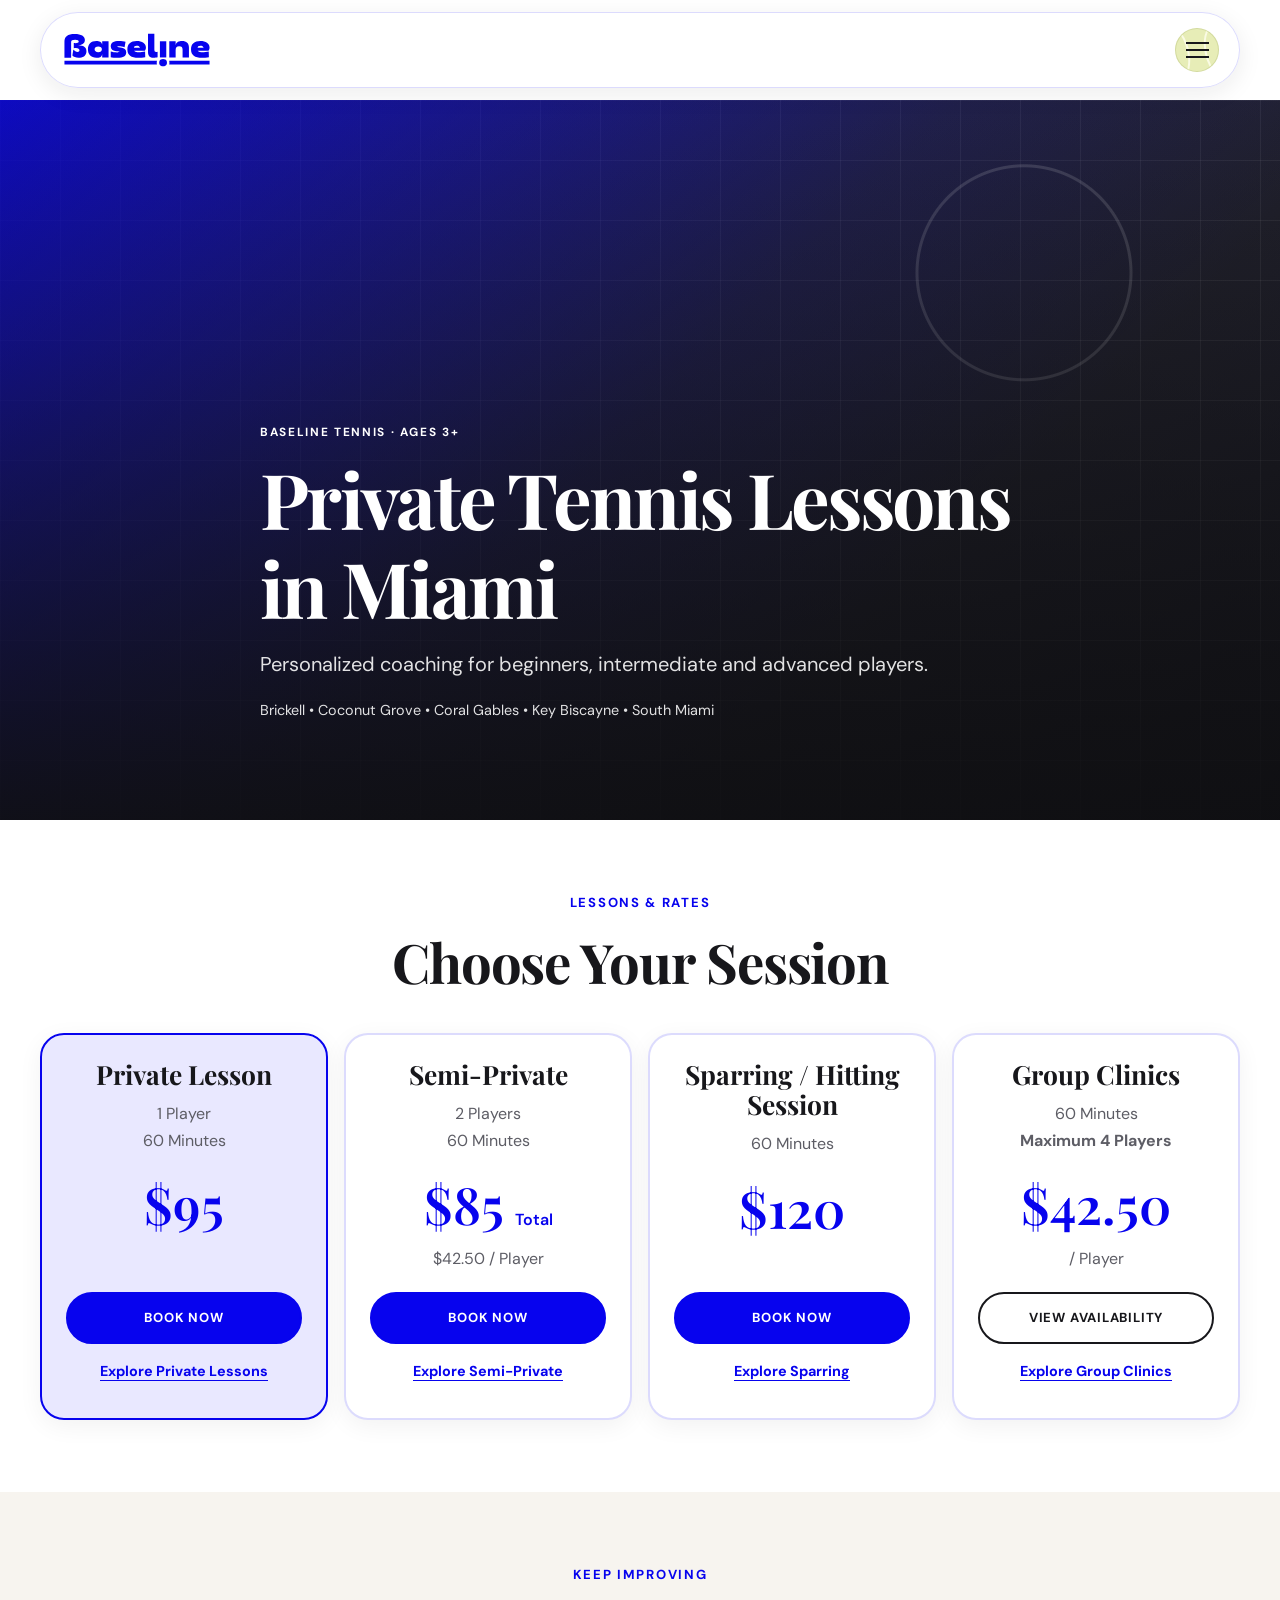
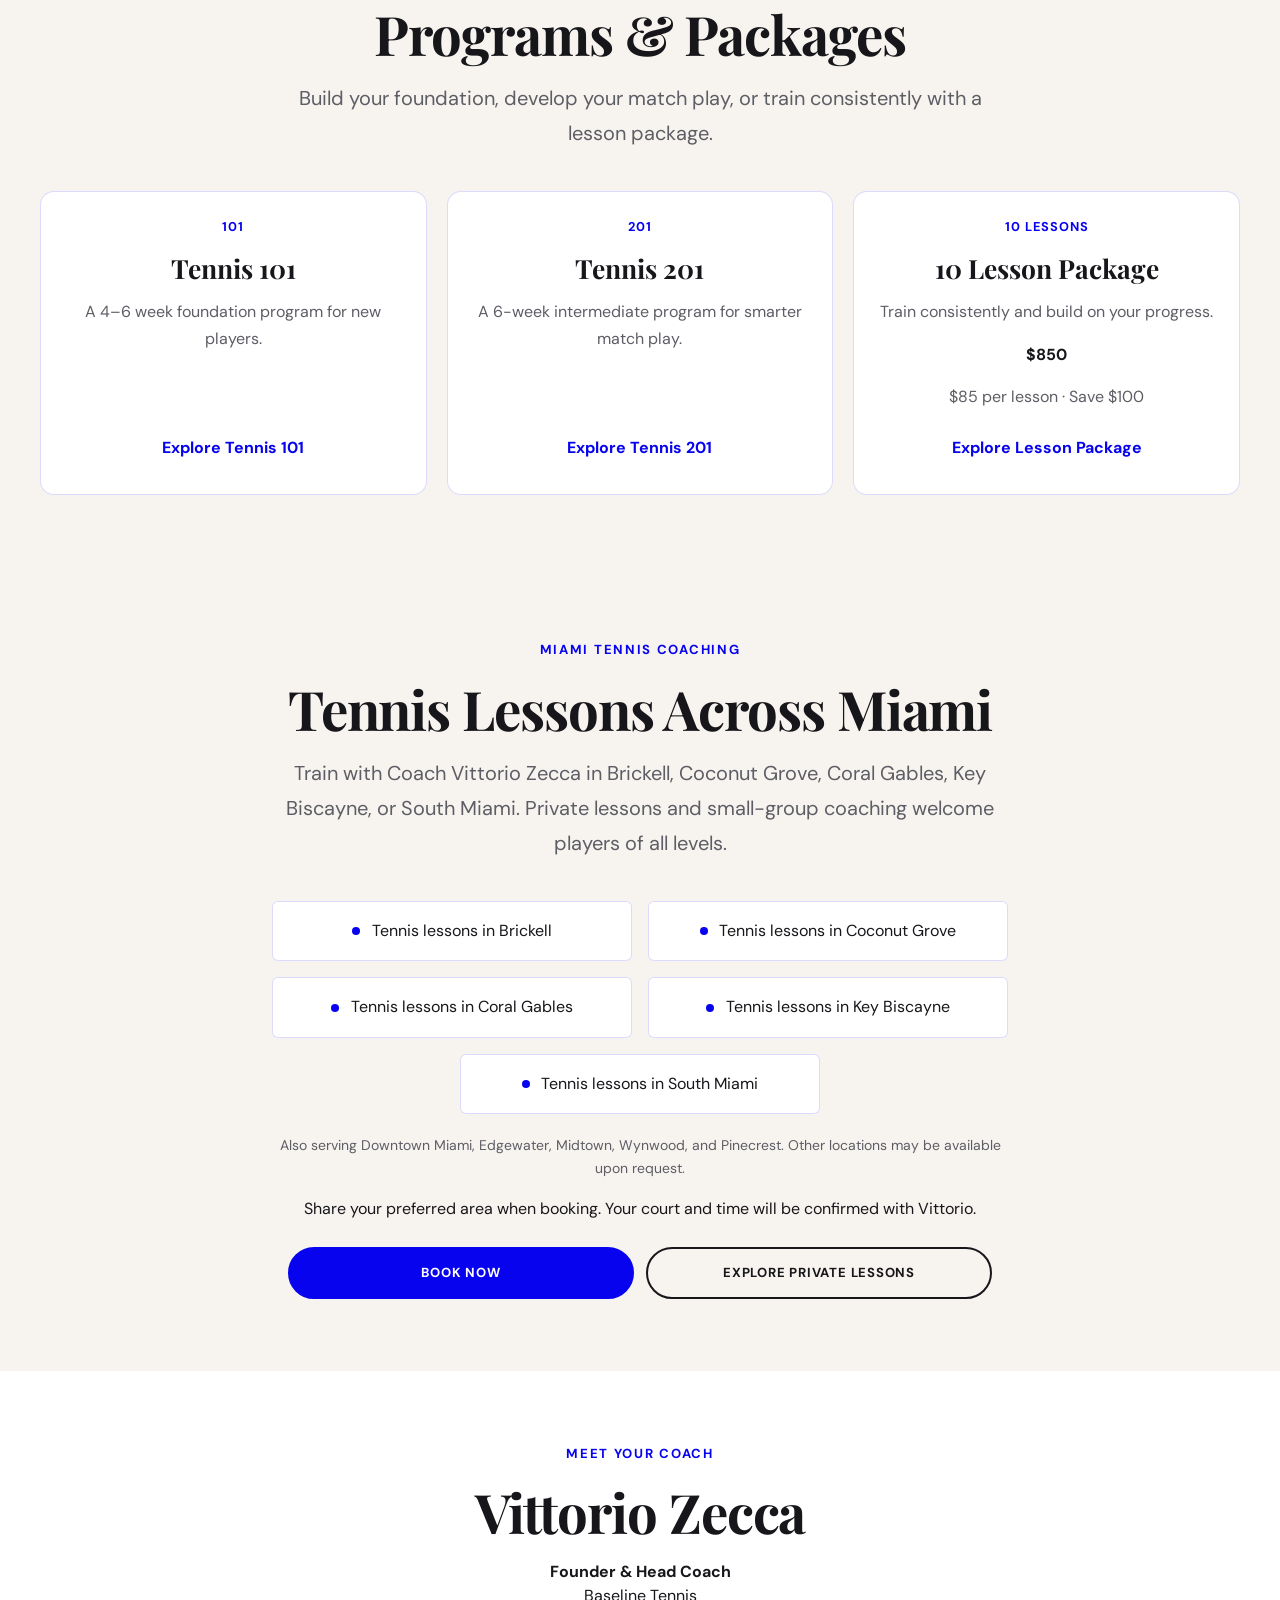
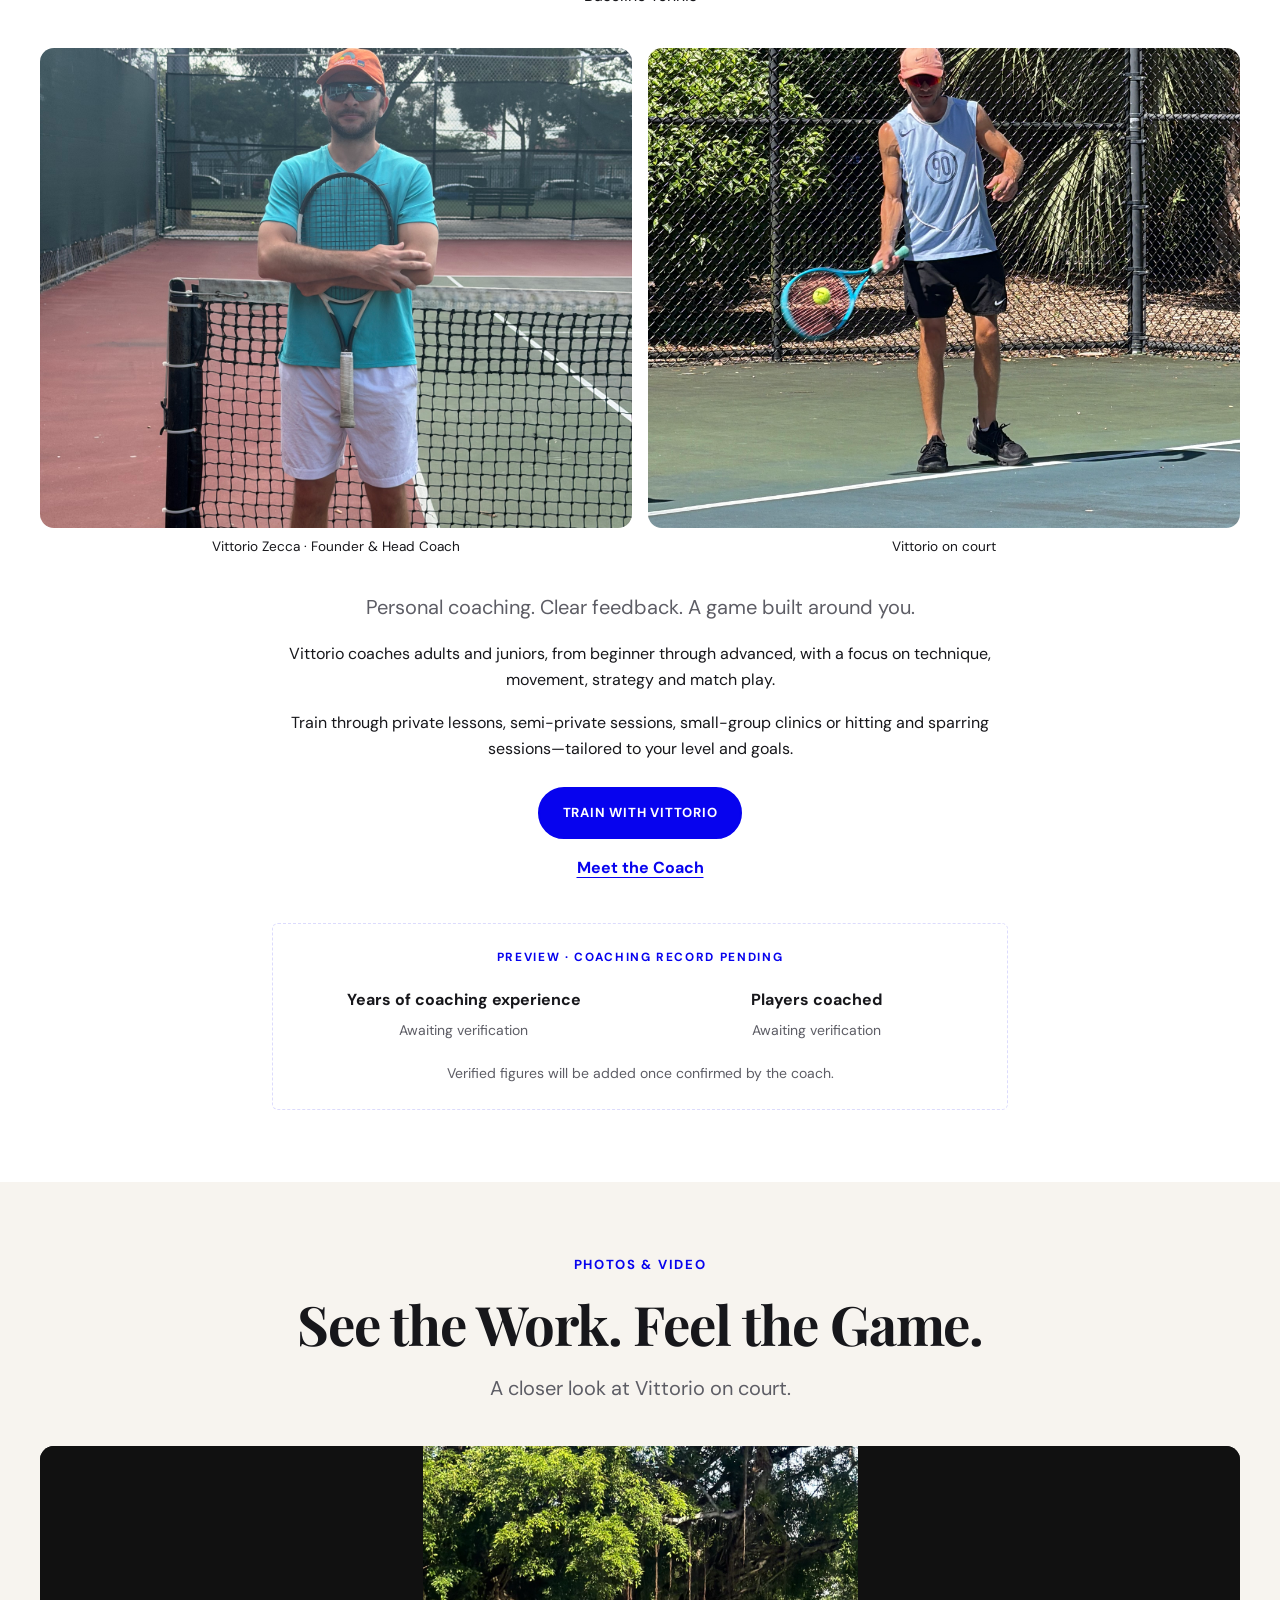
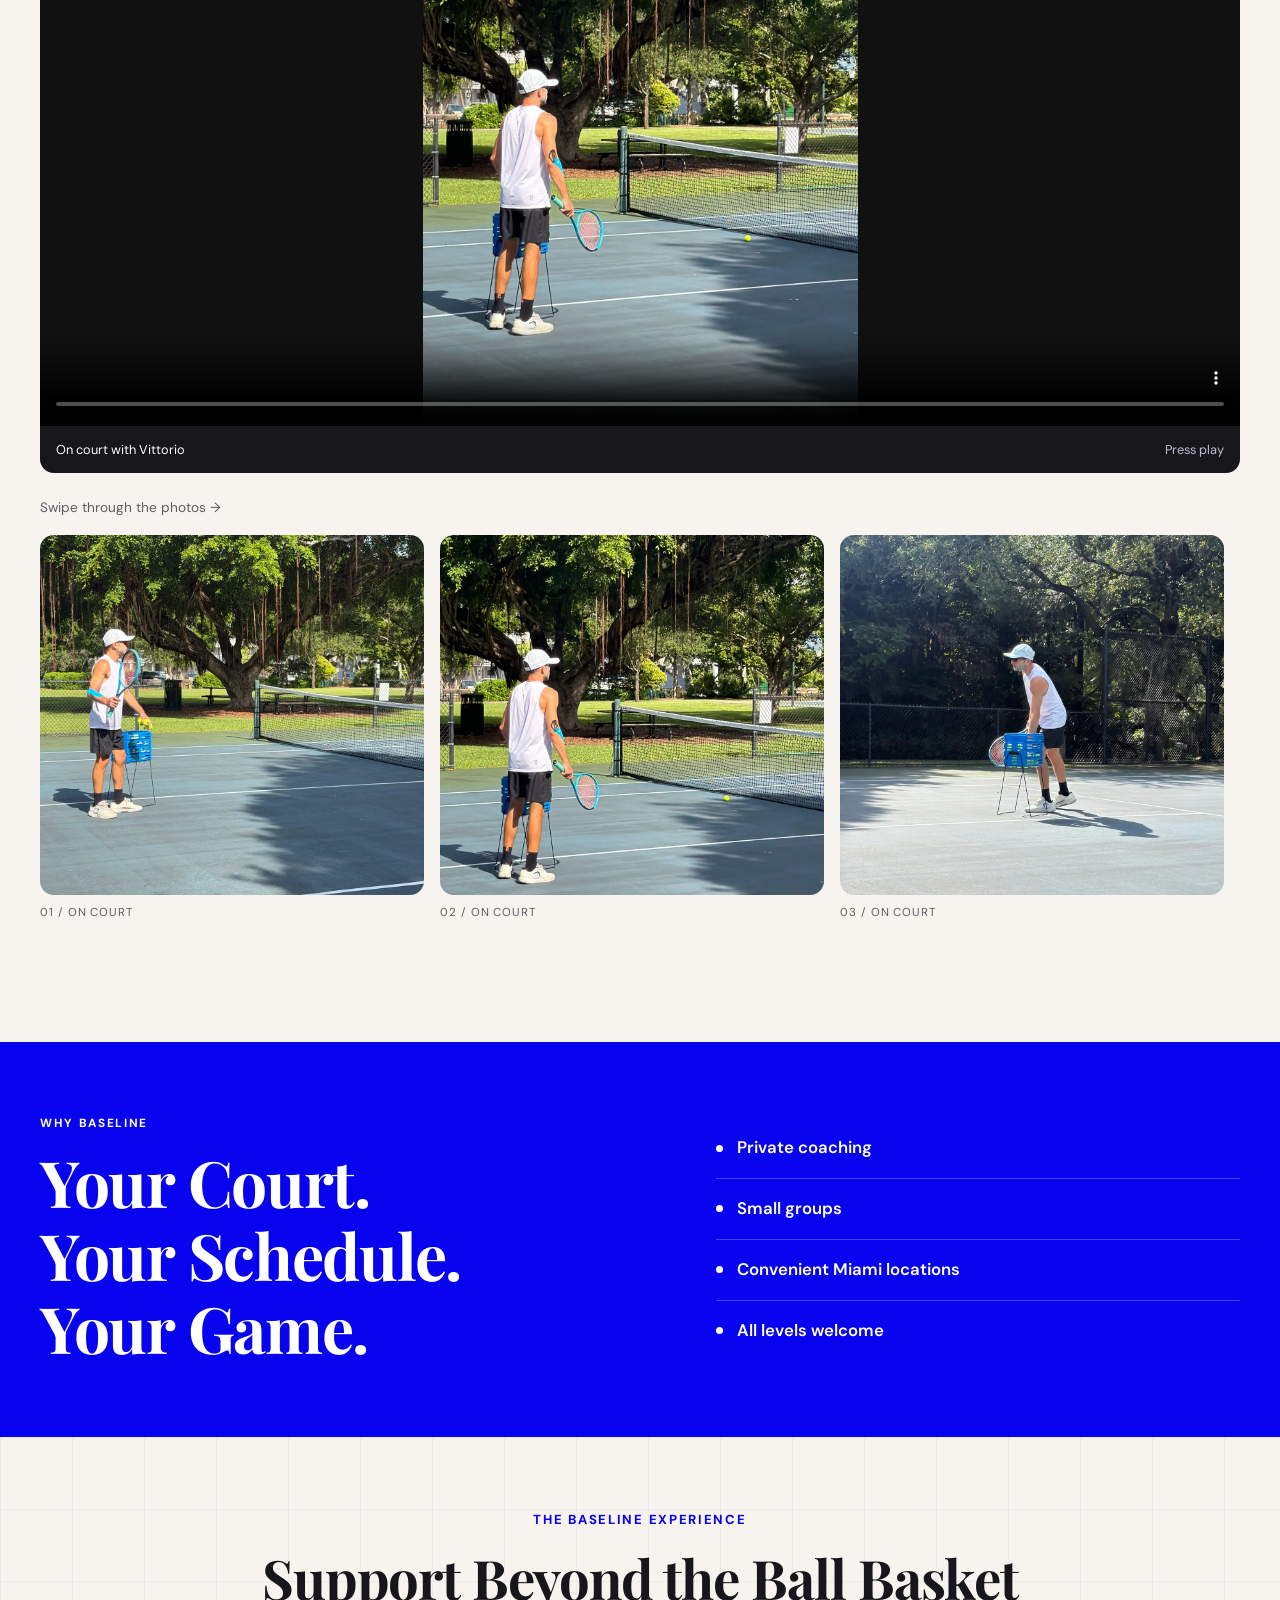
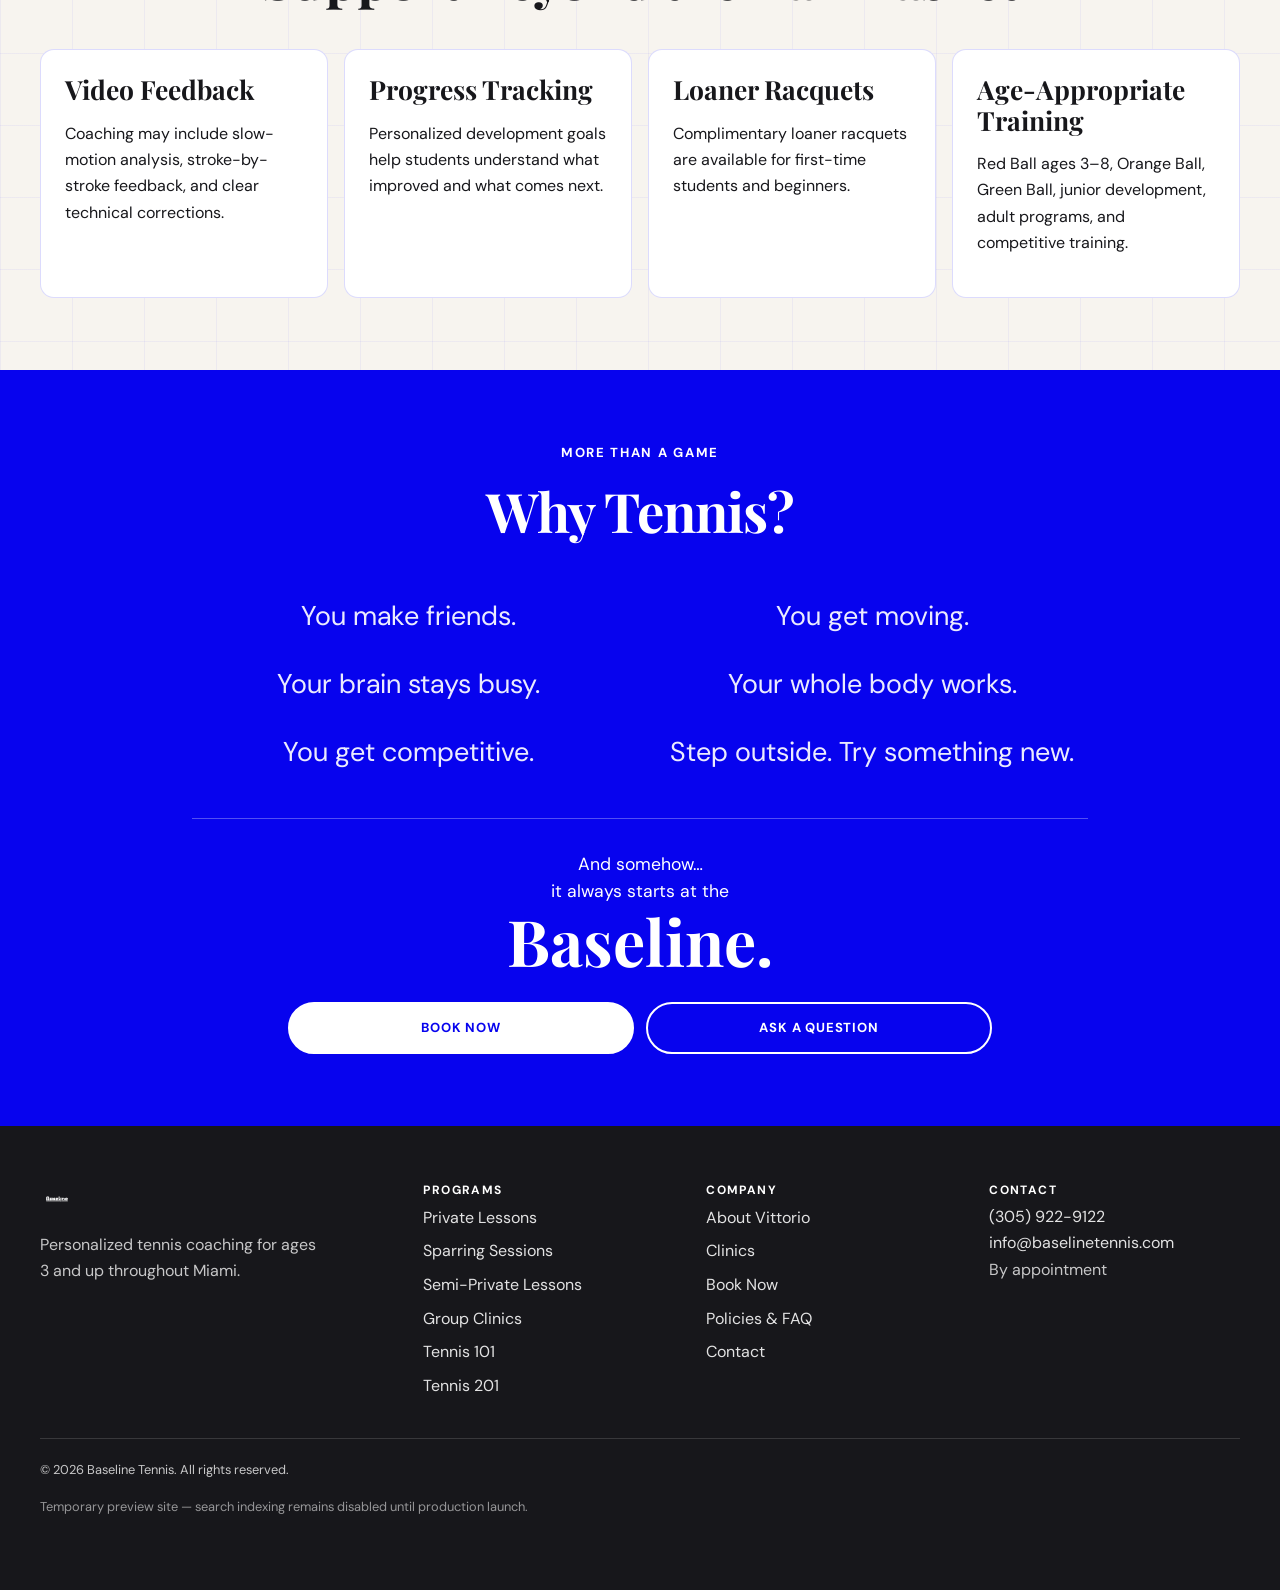
<file: index.html>
<!DOCTYPE html>
<html lang="en">
<head>
  <meta charset="UTF-8">
  <meta name="viewport" content="width=device-width, initial-scale=1.0">
  <meta name="robots" content="noindex, nofollow">
  <title>Tennis Lessons in Miami | Baseline Tennis</title>
  <meta name="description" content="Private tennis lessons in Miami for all levels. View prices for coaching in Brickell, Coconut Grove, Coral Gables, Key Biscayne and South Miami.">
  <link rel="canonical" href="https://baselinetennis.com/">
  <link rel="preconnect" href="https://fonts.googleapis.com">
  <link rel="preconnect" href="https://fonts.gstatic.com" crossorigin>
  <link href="https://fonts.googleapis.com/css2?family=DM+Sans:wght@400;500;600;700&family=Playfair+Display:wght@500;600;700&display=swap" rel="stylesheet">
  <!-- Explicit sharing metadata prevents apps from selecting an on-court photo.
       Update these absolute preview-host URLs when moving to the production domain. -->
  <meta property="og:type" content="website">
  <meta property="og:site_name" content="Baseline Tennis">
  <meta property="og:title" content="Tennis Lessons in Miami | Baseline Tennis">
  <meta property="og:description" content="Private tennis lessons in Miami for all levels. View prices for coaching in Brickell, Coconut Grove, Coral Gables, Key Biscayne and South Miami.">
  <meta property="og:url" content="https://ronvillela.github.io/baseline-tennis-preview/">
  <meta property="og:image" content="https://ronvillela.github.io/baseline-tennis-preview/assets/social/baseline-link-preview.png">
  <meta property="og:image:type" content="image/png">
  <meta property="og:image:width" content="1200">
  <meta property="og:image:height" content="630">
  <meta property="og:image:alt" content="Baseline logo in blue on a cream background">
  <meta name="twitter:card" content="summary_large_image">
  <meta name="twitter:title" content="Tennis Lessons in Miami | Baseline Tennis">
  <meta name="twitter:description" content="Private tennis lessons in Miami for all levels. View prices for coaching in Brickell, Coconut Grove, Coral Gables, Key Biscayne and South Miami.">
  <meta name="twitter:image" content="https://ronvillela.github.io/baseline-tennis-preview/assets/social/baseline-link-preview.png">
  <meta name="twitter:image:alt" content="Baseline logo in blue on a cream background">
  <link rel="icon" href="assets/logos/logo-simplified.svg" type="image/svg+xml">
  <link rel="stylesheet" href="assets/css/base.css?v=20261009-1">
  <!-- Page-specific additions; shared foundations are in base.css. -->
  <style>
.price-unit {
  font:600 1rem var(--body)
}
.session-section .section-title {
  margin-bottom:1.5rem
}
@media(max-width:699px) {
  .session-section {
    padding:2.5rem 0
  }
  .session-section .pricing-card {
    gap:1rem
  }
}
.hero__locations {
  color:rgba(255,255,255,.88);
  font-size:.9rem;
  line-height:1.8;
  max-width:43rem
}
/* Centered session cards for mobile cleanup review. */
.session-section .section-title {
  text-align:center;
  margin-inline:auto
}
.session-section .pricing-grid {
  justify-items:center
}
.session-section .pricing-card {
  width:100%;
  text-align:center;
  gap:1.25rem
}
.session-section .pricing-card h3 {
  margin-bottom:.75rem
}
.session-section .pricing-card p:last-child {
  margin-bottom:0
}
@media(max-width:699px) {
  .session-section .pricing-card {
    max-width:320px;
    padding:1.25rem
  }
  .session-section .pricing-grid {
    gap:1.25rem
  }
}
/* Homepage section navigation — isolated, reversible enhancement. */
.section-nav {
  position:sticky;
  top:var(--header);
  z-index:900;
  background:var(--cream);
  border-bottom:1px solid var(--line)
}
.section-nav__inner {
  display:flex;
  align-items:center;
  justify-content:center;
  gap:.5rem;
  min-height:56px
}
.section-nav a {
  display:flex;
  align-items:center;
  justify-content:center;
  min-height:44px;
  padding:.5rem 1.25rem;
  font-size:.85rem;
  font-weight:700;
  text-decoration:none;
  border-radius:var(--radius);
  color:var(--charcoal)
}
.section-nav a:hover {
  background:var(--blue-light);
  color:var(--blue)
}
.section-nav .section-nav__book {
  background:var(--blue);
  color:var(--white)
}
.section-nav .section-nav__book:hover {
  background:var(--blue-dark)
}
#programs,#rates,#locations {
  scroll-margin-top:calc(var(--header) + 72px)
}
@media(max-width:699px) {
  .section-nav__inner {
    gap:.25rem;
    width:calc(100% - 1rem)
  }
  .section-nav a {
    flex:1;
    padding:.5rem .35rem;
    font-size:.78rem
  }
}
@media(prefers-reduced-motion:reduce) {
  html {
    scroll-behavior:auto
  }
}
.reviews-section {
  background:var(--cream);
  border-block:1px solid var(--line);
  scroll-margin-top:calc(var(--header) + 72px)
}
.reviews-section .section-title {
  margin-bottom:1.5rem
}
.reviews-pending {
  max-width:760px;
  padding:1.75rem;
  background:var(--white);
  border:1px solid var(--line);
  border-radius:var(--radius-lg)
}
.reviews-pending p:last-child {
  margin-bottom:0
}
.reviews-pending h3 {
  font-size:1.4rem
}
.reviews-status {
  display:inline-block;
  margin-bottom:1rem;
  font:700 .7rem var(--body);
  letter-spacing:.08em;
  text-transform:uppercase;
  color:var(--gray)
}
@media(max-width:699px) {
  .reviews-section {
    padding:2.5rem 0
  }
  .reviews-pending {
    padding:1.25rem
  }
}
.value-section {
  background:var(--blue);
  color:var(--white);
  scroll-margin-top:calc(var(--header) + 72px)
}
.value-layout {
  display:grid;
  gap:2rem;
  align-items:center
}
.value-section h2 {
  color:var(--white);
  margin:0;
  font-size:clamp(2.2rem,5vw,4rem);
  line-height:1.14
}
.value-section h2 span {
  display:block
}
.value-points {
  list-style:none;
  padding:0;
  margin:0;
  display:grid;
  gap:0
}
.value-points li {
  display:flex;
  align-items:center;
  gap:.85rem;
  padding:1rem 0;
  border-bottom:1px solid rgba(255,255,255,.25);
  font-weight:600;
  font-size:1.05rem
}
.value-points li:last-child {
  border-bottom:0
}
.value-points li::before {
  content:"";
  width:7px;
  height:7px;
  flex-shrink:0;
  border-radius:50%;
  background:var(--white)
}
@media(min-width:700px) {
  .value-layout {
    grid-template-columns:1.2fr 1fr;
    gap:3rem
  }
}
@media(max-width:699px) {
  .value-section {
    padding:3rem 0
  }
  .value-points li {
    padding:.8rem 0
  }
}
.package-options {
  grid-template-columns:1fr
}
.trust-evidence {
  scroll-margin-top:calc(var(--header) + 80px)
}
.trust-photo-grid {
  display:grid;
  gap:1rem;
  margin-bottom:1.5rem
}
.trust-photo-grid figure {
  margin:0
}
.trust-photo-placeholder {
  min-height:180px;
  display:flex;
  flex-direction:column;
  justify-content:center;
  align-items:center;
  text-align:center;
  background:var(--cream-dark);
  border:1px dashed var(--gray-light);
  border-radius:var(--radius-lg);
  color:var(--gray);
  font-weight:700
}
.trust-photo-placeholder small {
  font-weight:400
}
.trust-photo-grid figcaption {
  font-size:.85rem;
  margin-top:.5rem
}
.trust-stats-pending {
  padding:1rem;
  border:1px dashed var(--line);
  margin-bottom:1rem;
  background:var(--white);
  border-radius:var(--radius)
}
.trust-stats-pending p:last-child {
  margin:0
}
@media(min-width:700px) {
  .trust-photo-grid {
    grid-template-columns:1fr 1fr
  }
}
.coach-role {
  line-height:1.5
}
.home-coach-bio {
  max-width:46rem;
  margin:1.5rem 0
}
.home-coach-bio .btn {
  width:100%;
  margin:.25rem 0 .5rem
}
@media(min-width:700px) {
  .home-coach-bio .btn {
    width:auto
  }
}
.why-tennis {
  background:var(--blue);
  color:#fff;
  padding:2rem 0;
  scroll-margin-top:calc(var(--header) + 70px)
}
.why-tennis .eyebrow,.why-tennis h2 {
  color:#fff
}
.why-tennis h2 {
  font-size:clamp(2.6rem,6vw,4.8rem);
  margin-bottom:1.5rem
}
.why-tennis-reasons {
  display:grid;
  gap:0
}
.why-tennis-reasons ul {
  list-style:none;
  padding:0;
  margin:0
}
.why-tennis-reasons li {
  font-size:clamp(1.15rem,2.3vw,1.7rem);
  line-height:1.5;
  padding:.15rem 0;
  color:rgba(255,255,255,.92)
}
.why-tennis-close {
  margin-top:1.25rem;
  padding-top:1rem;
  border-top:1px solid rgba(255,255,255,.3)
}
.why-tennis-close p {
  font-size:1.1rem;
  line-height:1.5;
  margin-bottom:1.25rem
}
.why-tennis-close strong {
  display:block;
  font-family:var(--display);
  font-size:clamp(2.5rem,5vw,4rem);
  line-height:1.15;
  color:#fff
}
@media(min-width:700px) {
  .why-tennis {
    padding:4rem 0
  }
  .why-tennis-reasons {
    grid-template-columns:1fr 1fr;
    gap:2rem
  }
  .why-tennis-close {
    display:flex;
    align-items:center;
    justify-content:space-between;
    gap:2rem
  }
  .why-tennis-close p {
    margin:0
  }
}
.coach-real-photo {
  width:100%;
  height:360px;
  object-fit:cover;
  border-radius:var(--radius-lg)
}
.coach-real-photo--portrait {
  object-position:50% 38%
}
.coach-real-photo--action {
  object-position:50% 66%
}
@media(min-width:700px) {
  .coach-real-photo {
    height:480px
  }
}
  </style>
  <script type="application/ld+json">{"@context": "https://schema.org", "@type": "SportsActivityLocation", "name": "Baseline Tennis", "description": "Private tennis lessons, sparring sessions, semi-private lessons, small group clinics, and Tennis 101 and Tennis 201 programs throughout Miami.", "url": "https://baselinetennis.com", "telephone": "+1-305-922-9122", "email": "info@baselinetennis.com", "founder": {"@type": "Person", "name": "Vittorio Zecca"}, "priceRange": "$42.50-$120", "areaServed": [{"@type": "Place", "name": "Brickell"}, {"@type": "Place", "name": "Coconut Grove"}, {"@type": "Place", "name": "Coral Gables"}, {"@type": "Place", "name": "Key Biscayne"}, {"@type": "Place", "name": "Downtown Miami"}, {"@type": "Place", "name": "Edgewater"}, {"@type": "Place", "name": "Midtown Miami"}, {"@type": "Place", "name": "Wynwood"}, {"@type": "Place", "name": "South Miami"}, {"@type": "Place", "name": "Pinecrest"}]}</script>
<link rel="stylesheet" href="assets/css/court-gallery.css">
<link rel="stylesheet" href="assets/css/home-sections.css?v=20261004-4">
<link rel="stylesheet" href="assets/css/actions.css?v=20261009-2">
<link rel="stylesheet" href="assets/css/header.css?v=20261004-4">
</head>
<body>

<a class="skip-link" href="#main">Skip to main content</a>
<header class="site-header">
  <div class="container site-header__inner">
    <a class="site-logo" href="index.html" aria-label="Baseline Tennis home"><img class="site-logo__image" src="assets/logos/logo-principal-header.svg" alt="Baseline Tennis" width="220" height="58" onerror="this.hidden=true;this.nextElementSibling.hidden=false"><span class="wordmark" hidden>Baseline <strong>Tennis</strong></span></a>
    <button type="button" class="nav-toggle" aria-expanded="false" aria-controls="site-nav" aria-label="Open menu"><span></span><span></span><span></span></button>
    <nav class="site-nav" id="site-nav" aria-label="Main navigation">
      <ul class="nav-list">
        <li><a href="index.html" aria-current="page">Home</a></li>
        <li class="has-submenu">
          <button type="button" class="nav-submenu-toggle" aria-expanded="false" aria-controls="programs-menu">Programs</button>
          <ul class="nav-submenu" id="programs-menu"><li><a href="private-lessons.html">Private Lessons</a></li>
<li><a href="sparring-sessions.html">Sparring Sessions</a></li>
<li><a href="semi-private-lessons.html">Semi-Private Lessons</a></li>
<li><a href="group-clinics.html">Group Clinics</a></li>
<li><a href="tennis-101.html">Tennis 101</a></li>
<li><a href="tennis-201.html">Tennis 201</a></li></ul>
        </li>
        <li><a href="about.html">About</a></li>
        <li><a href="group-clinics.html">Clinics</a></li>
        <li><a href="policies.html">Policies</a></li>
        <li><a href="contact.html">Contact</a></li>
      </ul>
      <div class="header-sections" aria-labelledby="header-sections-label">
        <p id="header-sections-label" class="header-sections-label">Explore this page</p>
        <ul class="header-section-links">
          <li><a href="#rates">Lessons &amp; Pricing</a></li>
          <li><a href="#locations">Miami Locations</a></li>
          <li><a href="#meet-your-coach">Meet Your Coach</a></li>
          <li><a href="#on-court">Photos &amp; Video</a></li>
          <li><a href="#why-baseline">Why Baseline</a></li>
        </ul>
      </div>
      <a class="btn btn--primary header-cta" href="booking.html">Book Now</a>
    </nav>
  </div>
</header>
<main id="main">
<section class="hero" aria-labelledby="hero-heading">
  <div class="hero__media"><div class="hero__placeholder" role="img" aria-label="Tennis court graphic placeholder"></div></div><div class="hero__overlay"></div>
  <div class="container hero__content"><span class="eyebrow">Baseline Tennis · Ages 3+</span><h1 id="hero-heading">Private Tennis Lessons in Miami</h1><p class="lead">Personalized coaching for beginners, intermediate and advanced players.</p><p class="hero__locations">Brickell &bull; Coconut Grove &bull; Coral Gables &bull; Key Biscayne &bull; South Miami</p></div>
</section>
<section class="section session-section" id="rates" aria-labelledby="rates-heading"><div class="container">
<div class="section-title"><span class="eyebrow">Lessons &amp; Rates</span><h2 id="rates-heading">Choose Your Session</h2></div>
<div class="pricing-grid">
<article class="pricing-card pricing-card--featured"><div><h3>Private Lesson</h3><p class="pricing-details">1 Player<br>60 Minutes</p><p class="price">$95</p></div><div class="session-card-actions"><a class="btn btn--primary btn--block" href="booking.html?program=private#booking-pending" data-booking="private" aria-label="Book now: Private Lesson">Book Now</a><a class="session-explore" href="private-lessons.html">Explore Private Lessons</a></div></article>
<article class="pricing-card"><div><h3>Semi-Private</h3><p class="pricing-details">2 Players<br>60 Minutes</p><p class="price">$85 <span class="price-unit">Total</span></p><p class="pricing-details">$42.50 / Player</p></div><div class="session-card-actions"><a class="btn btn--primary btn--block" href="booking.html?program=semi-private#booking-pending" data-booking="semi-private" aria-label="Book now: Semi-Private">Book Now</a><a class="session-explore" href="semi-private-lessons.html">Explore Semi-Private</a></div></article>
<article class="pricing-card"><div><h3>Sparring / Hitting Session</h3><p class="pricing-details">60 Minutes</p><p class="price">$120</p></div><div class="session-card-actions"><a class="btn btn--primary btn--block" href="booking.html?program=sparring#booking-pending" data-booking="sparring" aria-label="Book now: Sparring or Hitting Session">Book Now</a><a class="session-explore" href="sparring-sessions.html">Explore Sparring</a></div></article>
<article class="pricing-card"><div><h3>Group Clinics</h3><p class="pricing-details">60 Minutes<br><strong>Maximum 4 Players</strong></p><p class="price">$42.50</p><p class="pricing-details">/ Player</p></div><div class="session-card-actions"><a class="btn btn--secondary btn--block" href="group-clinics.html#clinic-availability">View Availability</a><a class="session-explore" href="group-clinics.html">Explore Group Clinics</a></div></article>
</div></div></section>
<section class="section section--cream" id="programs" aria-labelledby="programs-heading"><div class="container"><div class="section-title"><span class="eyebrow">Keep Improving</span><h2 id="programs-heading">Programs &amp; Packages</h2><p class="lead">Build your foundation, develop your match play, or train consistently with a lesson package.</p></div><div class="program-grid">
<article class="program-tile"><span class="program-number">101</span><h3>Tennis 101</h3><p>A 4–6 week foundation program for new players.</p><a href="tennis-101.html">Explore Tennis 101</a></article>
<article class="program-tile"><span class="program-number">201</span><h3>Tennis 201</h3><p>A 6-week intermediate program for smarter match play.</p><a href="tennis-201.html">Explore Tennis 201</a></article>
<article class="program-tile program-tile--package" id="lesson-package"><span class="program-number">10 LESSONS</span><h3>10 Lesson Package</h3><p>Train consistently and build on your progress.</p><p class="tile-price">$850</p><p>$85 per lesson · Save $100</p><a href="private-lessons.html#lesson-options">Explore Lesson Package</a></article>
</div></div></section>
<section class="section" id="locations" aria-labelledby="locations-heading"><div class="container">
<div class="section-title"><span class="eyebrow">Miami Tennis Coaching</span><h2 id="locations-heading">Tennis Lessons Across Miami</h2><p class="lead">Train with Coach Vittorio Zecca in Brickell, Coconut Grove, Coral Gables, Key Biscayne, or South Miami. Private lessons and small-group coaching welcome players of all levels.</p></div>
<ul class="location-list grid grid--2" aria-label="Featured Miami areas"><li>Tennis lessons in Brickell</li><li>Tennis lessons in Coconut Grove</li><li>Tennis lessons in Coral Gables</li><li>Tennis lessons in Key Biscayne</li><li>Tennis lessons in South Miami</li></ul>
<p class="small" style="margin-top:1.25rem">Also serving Downtown Miami, Edgewater, Midtown, Wynwood, and Pinecrest. Other locations may be available upon request.</p>
<p>Share your preferred area when booking. Your court and time will be confirmed with Vittorio.</p>
<div class="button-row"><a class="btn btn--primary" href="booking.html">Book Now</a><a class="btn btn--secondary" href="private-lessons.html">Explore Private Lessons</a></div>
</div></section>
<section class="section section--cream trust-evidence" id="meet-your-coach" aria-labelledby="coach-evidence-heading">
<div class="container"><div class="section-title"><span class="eyebrow">Meet Your Coach</span><h2 id="coach-evidence-heading">Vittorio Zecca</h2><p class="coach-role"><strong>Founder &amp; Head Coach</strong><br>Baseline Tennis</p></div>
<div class="trust-photo-grid"><figure><img class="coach-real-photo coach-real-photo--portrait" src="assets/photos/vittorio-portrait.jpeg" alt="Vittorio Zecca standing at the tennis net with his racquet" width="1200" height="1600" loading="lazy" decoding="async"><figcaption>Vittorio Zecca · Founder &amp; Head Coach</figcaption></figure><figure><img class="coach-real-photo coach-real-photo--action" src="assets/photos/vittorio-on-court.jpg" alt="Vittorio Zecca hitting a tennis ball on an outdoor court" width="900" height="1600" loading="lazy" decoding="async"><figcaption>Vittorio on court</figcaption></figure></div>
<div class="home-coach-bio" id="coach-bio" style="scroll-margin-top:calc(var(--header) + 80px)"><p class="lead">Personal coaching. Clear feedback. A game built around you.</p><p>Vittorio coaches adults and juniors, from beginner through advanced, with a focus on technique, movement, strategy and match play.</p><p>Train through private lessons, semi-private sessions, small-group clinics or hitting and sparring sessions—tailored to your level and goals.</p><div class="coach-actions"><a class="btn btn--primary" href="booking.html">Train With Vittorio</a><a class="coach-profile-link" href="about.html">Meet the Coach</a></div></div>
<div class="trust-stats-pending"><span class="eyebrow">Preview · Coaching Record Pending</span><div class="coach-stats-grid"><p><strong>Years of coaching experience</strong><span>Awaiting verification</span></p><p><strong>Players coached</strong><span>Awaiting verification</span></p></div><p class="small">Verified figures will be added once confirmed by the coach.</p></div>
</div></section>
<section hidden class="section reviews-section" id="reviews" aria-labelledby="reviews-heading">
  <div class="container">
    <div class="section-title"><span class="eyebrow">The Player Experience</span><h2 id="reviews-heading">Players Love Baseline</h2><p class="lead">Get to know Baseline through the players who train with us.</p></div>
    <div class="reviews-pending"><span class="reviews-status">Preview · Reviews Coming Soon</span><h3>Real players. Their own words.</h3><p>Player testimonials will appear here once they are ready to share.</p><p class="small">No reviews or star rating are displayed yet.</p></div>
  </div>
</section>
<section class="section court-gallery" id="on-court" aria-labelledby="court-gallery-heading"><div class="container"><div class="section-title"><span class="eyebrow">Photos &amp; Video</span><h2 id="court-gallery-heading">See the Work. Feel the Game.</h2><p class="lead">A closer look at Vittorio on court.</p></div><figure class="court-film"><video controls playsinline preload="none" poster="assets/photos/court-6631.webp" aria-label="Vittorio on-court video"><source src="assets/video/vittorio-court-session.mov"><p><a href="assets/video/vittorio-court-session.mov">Watch the on-court video</a></p></video><figcaption><span>On court with Vittorio</span><span>Press play</span></figcaption></figure><p class="court-gallery-hint">Swipe through the photos <span aria-hidden="true">→</span></p><div class="court-photo-strip" tabindex="0" role="region" aria-label="On-court photo gallery"><figure><img src="assets/photos/court-6566.webp" alt="Vittorio preparing a tennis feed beside the net" loading="lazy" decoding="async" width="1400" height="1050"><figcaption>01 / On court</figcaption></figure><figure><img src="assets/photos/court-6631.webp" alt="Vittorio beside a ball basket on court" loading="lazy" decoding="async" width="1400" height="1050"><figcaption>02 / On court</figcaption></figure><figure><img src="assets/photos/court-6617.webp" alt="Vittorio in a ready position beside the ball basket" loading="lazy" decoding="async" width="1400" height="1050"><figcaption>03 / On court</figcaption></figure><figure><img src="assets/photos/court-6569.webp" alt="Vittorio practicing a forehand feed" loading="lazy" decoding="async" width="1400" height="1050"><figcaption>04 / On court</figcaption></figure><figure><img src="assets/photos/court-6596.webp" alt="Vittorio feeding balls during court practice" loading="lazy" decoding="async" width="1400" height="1050"><figcaption>05 / On court</figcaption></figure><figure><img src="assets/photos/court-6629.webp" alt="Vittorio watching the opposite side of the court" loading="lazy" decoding="async" width="1400" height="1050"><figcaption>06 / On court</figcaption></figure><figure><img src="assets/photos/court-6587.webp" alt="Wide view of Vittorio practicing on court" loading="lazy" decoding="async" width="1400" height="1050"><figcaption>07 / On court</figcaption></figure></div></div></section>
<section class="section value-section" id="why-baseline" aria-labelledby="value-heading">
  <div class="container value-layout">
    <div><span class="eyebrow">Why Baseline</span><h2 id="value-heading"><span>Your Court.</span> <span>Your Schedule.</span> <span>Your Game.</span></h2></div>
    <ul class="value-points"><li>Private coaching</li><li>Small groups</li><li>Convenient Miami locations</li><li>All levels welcome</li></ul>
  </div>
</section>
<section class="section section--court" aria-labelledby="experience-heading"><div class="container"><div class="section-title"><span class="eyebrow">The Baseline Experience</span><h2 id="experience-heading">Support Beyond the Ball Basket</h2></div><div class="feature-grid"><article><h3>Video Feedback</h3><p>Coaching may include slow-motion analysis, stroke-by-stroke feedback, and clear technical corrections.</p></article><article><h3>Progress Tracking</h3><p>Personalized development goals help students understand what improved and what comes next.</p></article><article><h3>Loaner Racquets</h3><p>Complimentary loaner racquets are available for first-time students and beginners.</p></article><article><h3>Age-Appropriate Training</h3><p>Red Ball ages 3–8, Orange Ball, Green Ball, junior development, adult programs, and competitive training.</p></article></div></div></section>
<section class="why-tennis" id="why-tennis" aria-labelledby="why-tennis-heading"><div class="container">
<div class="why-tennis-intro"><span class="eyebrow">More Than a Game</span><h2 id="why-tennis-heading">Why Tennis?</h2></div>
<div class="why-tennis-reasons"><ul><li>You make friends.</li><li>You get moving.</li><li>Your brain stays busy.</li><li>Your whole body works.</li><li>You get competitive.</li><li>Step outside. Try something new.</li></ul></div>
<div class="why-tennis-close"><p>And somehow…<br>it always starts at the <strong>Baseline.</strong></p><div class="button-row"><a class="btn btn--white" href="booking.html">Book Now</a><a class="btn btn--outline-white" href="contact.html">Ask a Question</a></div></div>
</div></section>
</main>

<footer class="site-footer">
  <div class="container footer-grid">
    <div class="footer-brand"><a href="index.html" aria-label="Baseline Tennis home"><img class="footer-logo" src="assets/logos/logo-principal.svg" alt="Baseline Tennis" width="220" height="58" onerror="this.hidden=true;this.nextElementSibling.hidden=false"><span class="wordmark" hidden>Baseline <strong>Tennis</strong></span></a><p>Personalized tennis coaching for ages 3 and up throughout Miami.</p></div>
    <nav class="footer-nav" aria-label="Programs"><h3>Programs</h3><ul><li><a href="private-lessons.html">Private Lessons</a></li>
<li><a href="sparring-sessions.html">Sparring Sessions</a></li>
<li><a href="semi-private-lessons.html">Semi-Private Lessons</a></li>
<li><a href="group-clinics.html">Group Clinics</a></li>
<li><a href="tennis-101.html">Tennis 101</a></li>
<li><a href="tennis-201.html">Tennis 201</a></li></ul></nav>
    <nav class="footer-nav" aria-label="Company"><h3>Company</h3><ul><li><a href="about.html">About Vittorio</a></li><li><a href="group-clinics.html">Clinics</a></li><li><a href="booking.html">Book Now</a></li><li><a href="policies.html">Policies &amp; FAQ</a></li><li><a href="contact.html">Contact</a></li></ul></nav>
    <div class="footer-contact"><h3>Contact</h3><p><a href="tel:+13059229122">(305) 922-9122</a><br><a href="mailto:info@baselinetennis.com">info@baselinetennis.com</a><br>By appointment</p></div>
  </div>
  <div class="container footer-bottom"><p>&copy; 2026 Baseline Tennis. All rights reserved.</p><p class="preview-note">Temporary preview site — search indexing remains disabled until production launch.</p></div>
</footer>
<nav class="mobile-bar" aria-label="Quick actions">
  <a class="mobile-bar__book" href="booking.html">Book Now</a>
  <a href="tel:+13059229122">Call</a>
  <a href="sms:+13059229122">Text</a>
</nav>
<script src="assets/js/booking-config.js?v=20261009-2"></script>
<script src="assets/js/booking.js?v=20261009-2"></script>
<script src="assets/js/navigation.js?v=20261009-1"></script>
<script src="assets/js/page-jump.js?v=20261004-2"></script>
</body>
</html>
</file>
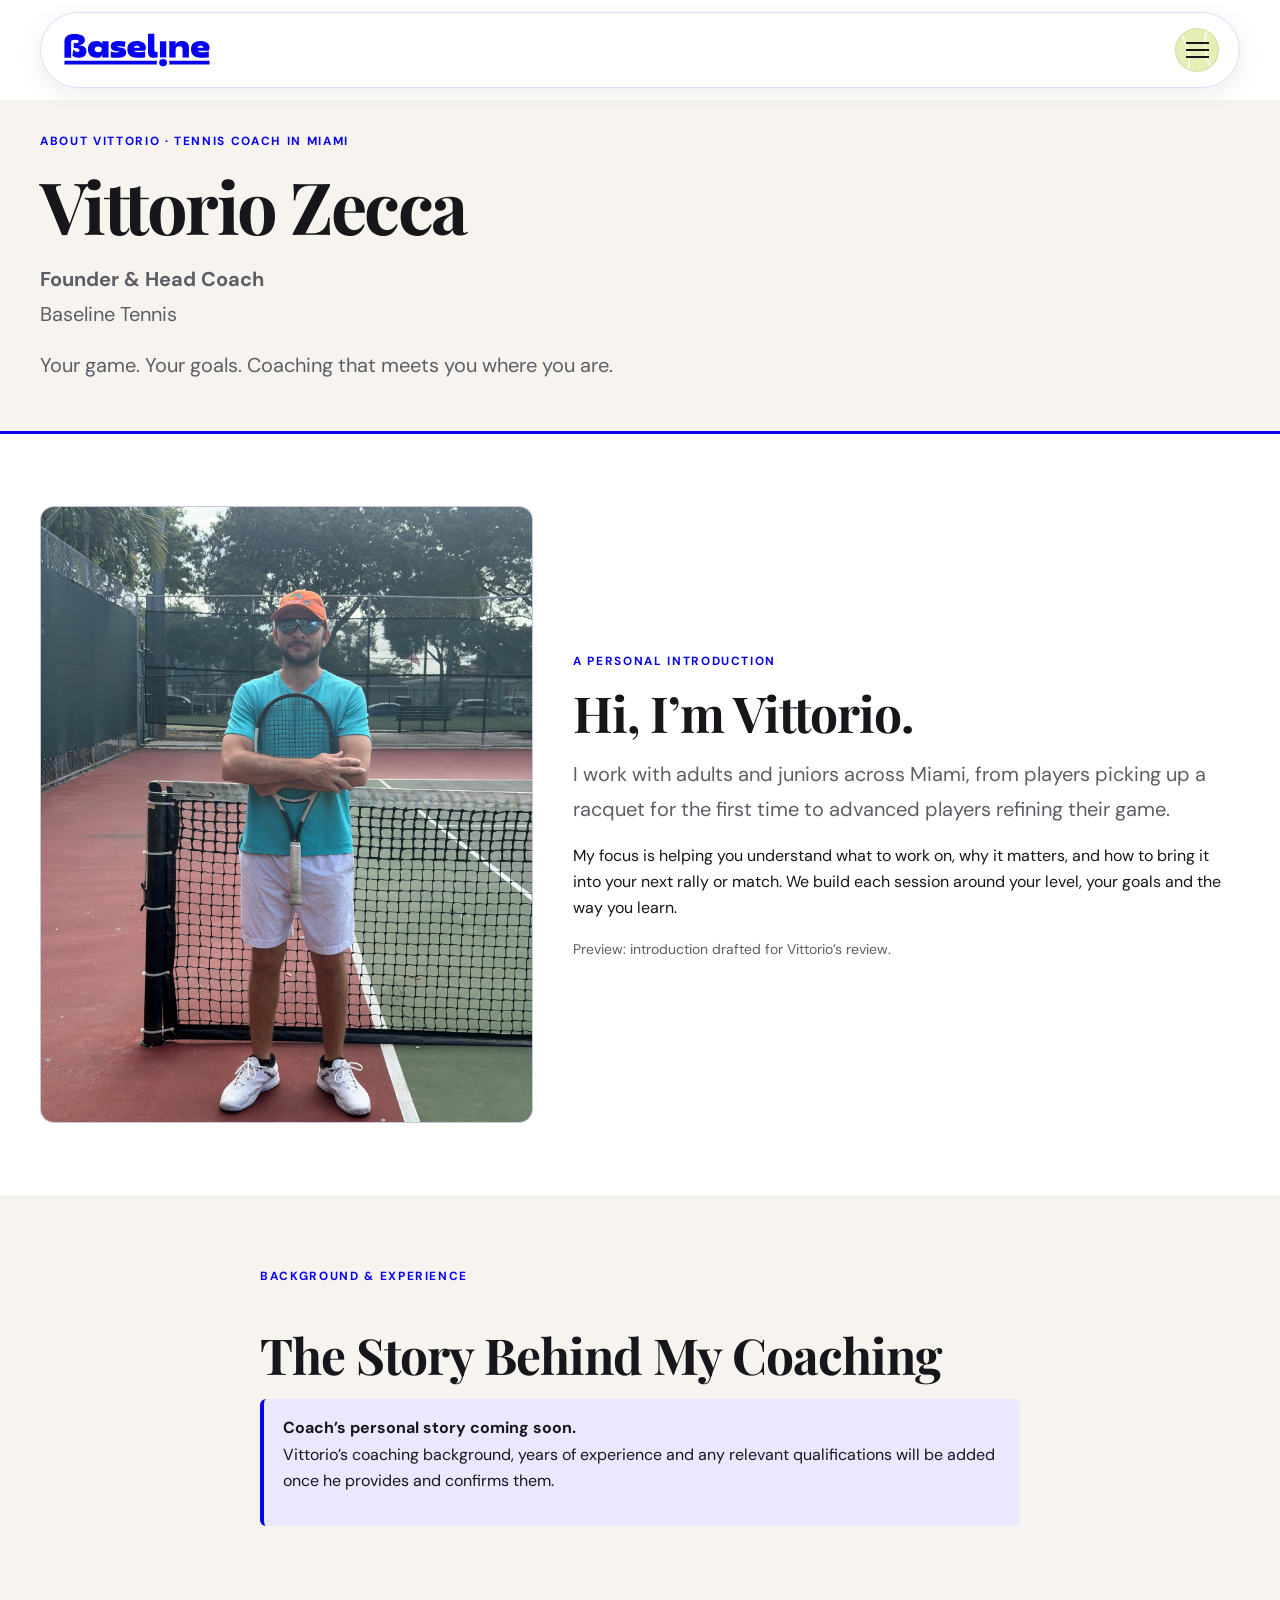
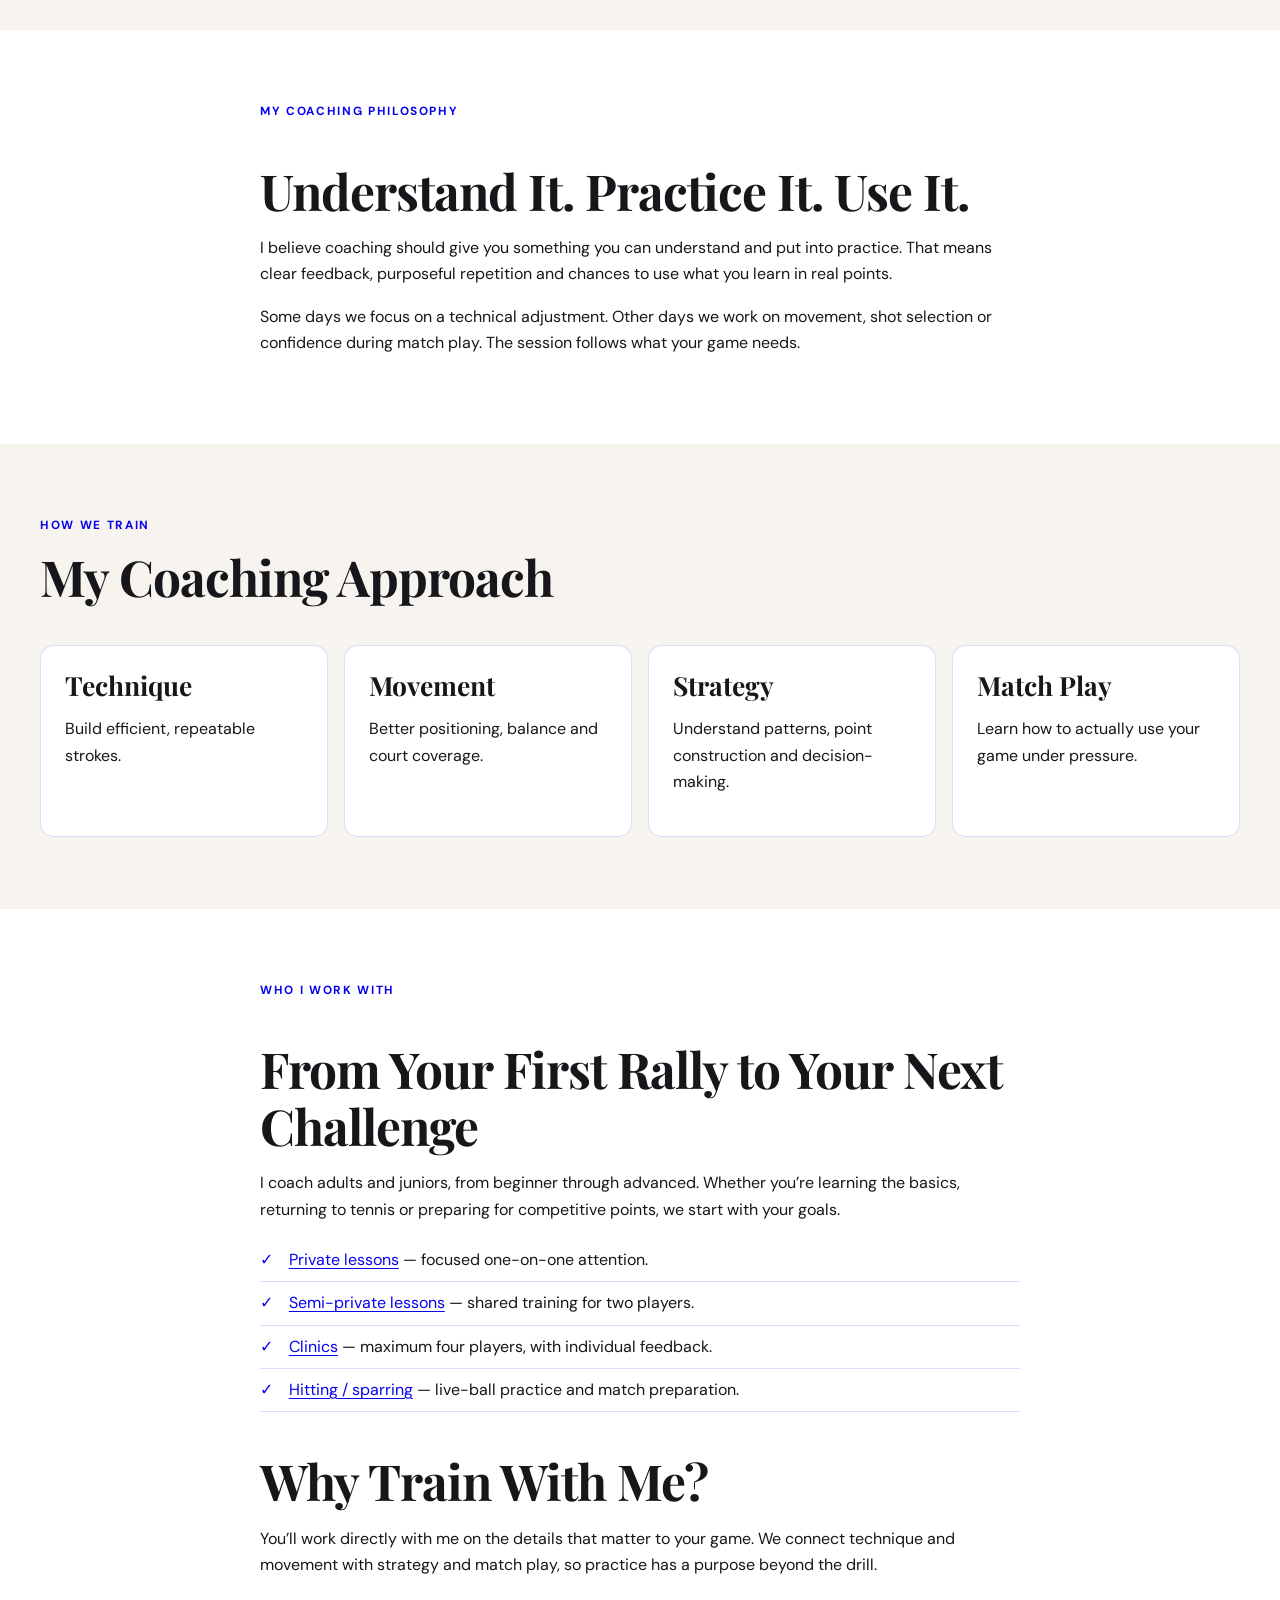
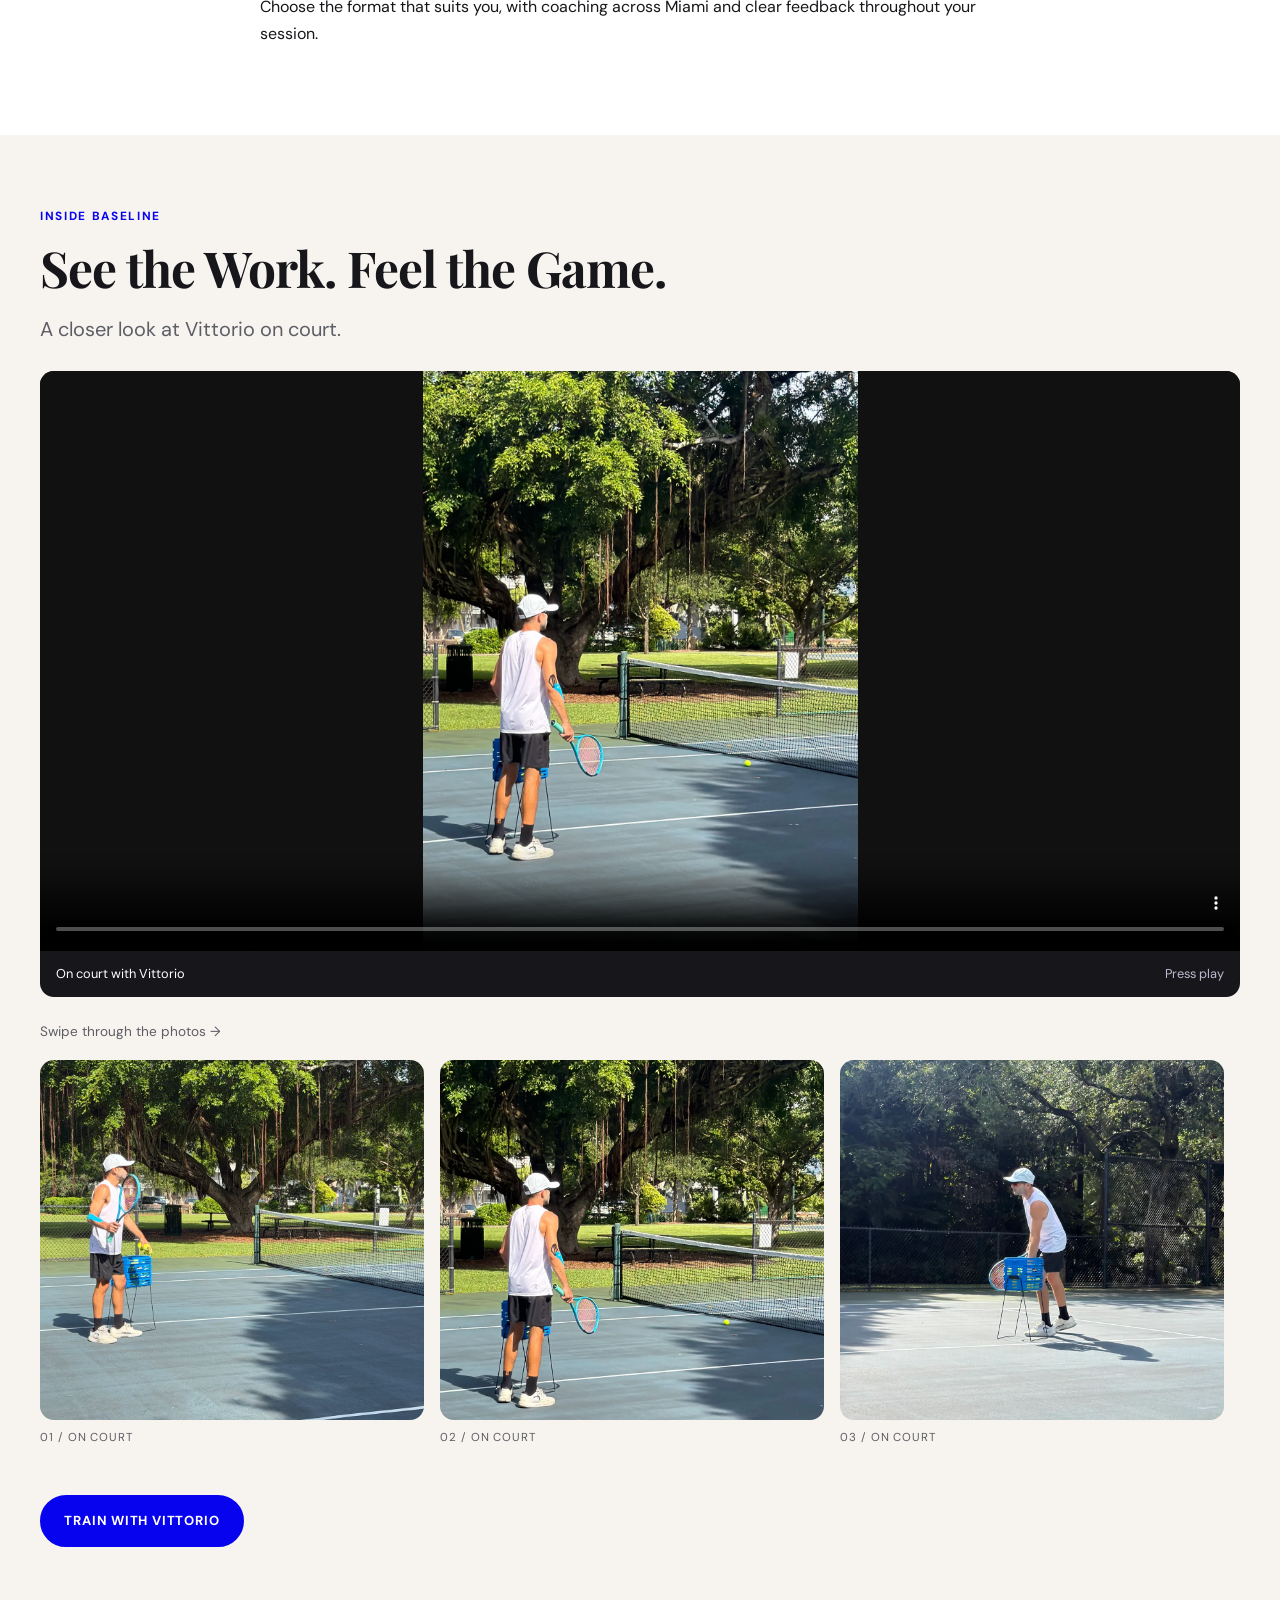
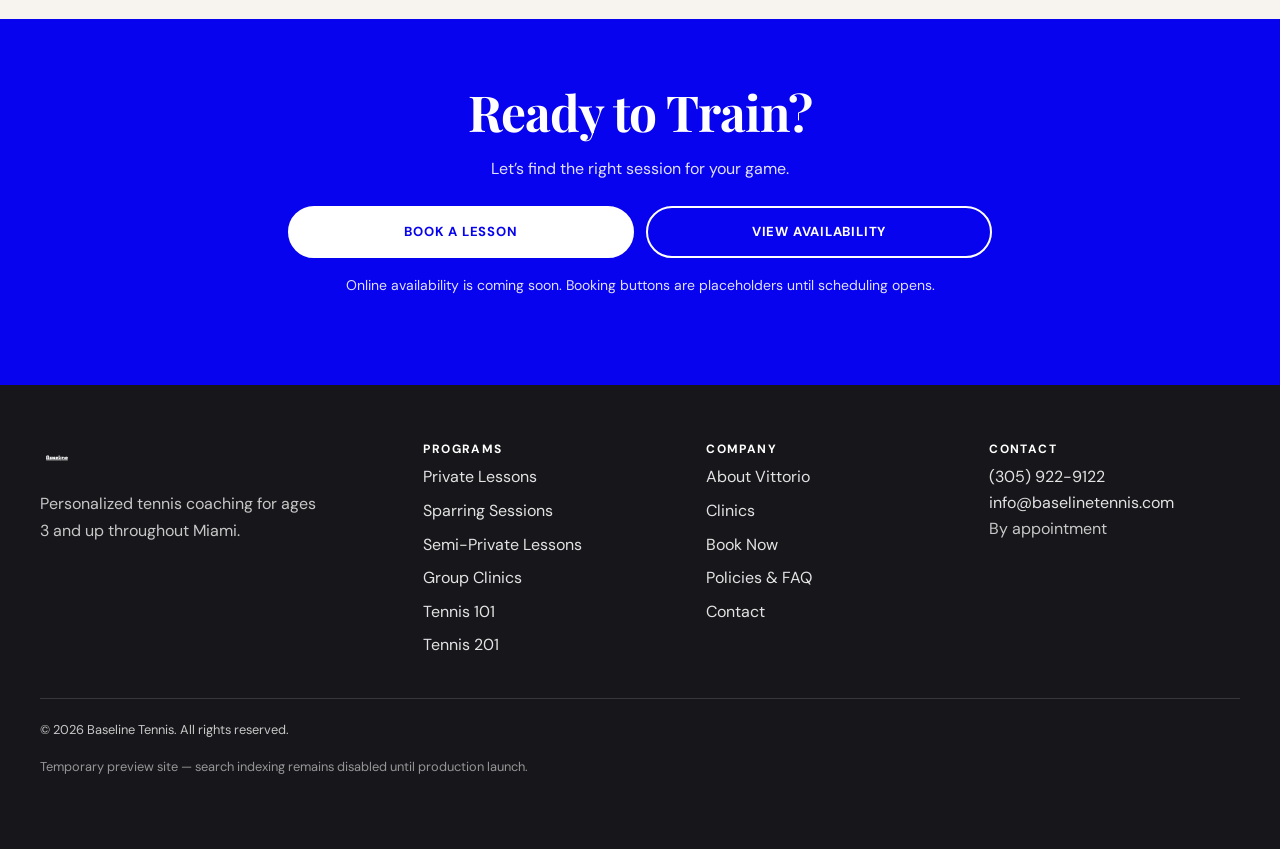
<file: about.html>
<!DOCTYPE html>
<html lang="en">
<head>
  <meta charset="UTF-8">
  <meta name="viewport" content="width=device-width, initial-scale=1.0">
  <meta name="robots" content="noindex, nofollow">
  <title>Tennis Coach in Miami | Vittorio Zecca | Baseline Tennis</title>
  <meta name="description" content="Meet Vittorio Zecca, your Baseline tennis coach in Miami. Personalized coaching for beginners, intermediate and advanced players, ages 3 and up.">
  <link rel="canonical" href="https://baselinetennis.com/about.html">
  <link rel="preconnect" href="https://fonts.googleapis.com">
  <link rel="preconnect" href="https://fonts.gstatic.com" crossorigin>
  <link href="https://fonts.googleapis.com/css2?family=DM+Sans:wght@400;500;600;700&family=Playfair+Display:wght@500;600;700&display=swap" rel="stylesheet">
  <!-- Explicit sharing metadata prevents apps from selecting an on-court photo.
       Update these absolute preview-host URLs when moving to the production domain. -->
  <meta property="og:type" content="website">
  <meta property="og:site_name" content="Baseline Tennis">
  <meta property="og:title" content="Tennis Coach in Miami | Vittorio Zecca | Baseline Tennis">
  <meta property="og:description" content="Meet Vittorio Zecca, your Baseline tennis coach in Miami. Personalized coaching for beginners, intermediate and advanced players, ages 3 and up.">
  <meta property="og:url" content="https://ronvillela.github.io/baseline-tennis-preview/about.html">
  <meta property="og:image" content="https://ronvillela.github.io/baseline-tennis-preview/assets/social/baseline-link-preview.png">
  <meta property="og:image:type" content="image/png">
  <meta property="og:image:width" content="1200">
  <meta property="og:image:height" content="630">
  <meta property="og:image:alt" content="Baseline logo in blue on a cream background">
  <meta name="twitter:card" content="summary_large_image">
  <meta name="twitter:title" content="Tennis Coach in Miami | Vittorio Zecca | Baseline Tennis">
  <meta name="twitter:description" content="Meet Vittorio Zecca, your Baseline tennis coach in Miami. Personalized coaching for beginners, intermediate and advanced players, ages 3 and up.">
  <meta name="twitter:image" content="https://ronvillela.github.io/baseline-tennis-preview/assets/social/baseline-link-preview.png">
  <meta name="twitter:image:alt" content="Baseline logo in blue on a cream background">
  <link rel="icon" href="assets/logos/logo-simplified.svg" type="image/svg+xml">
  <link rel="stylesheet" href="assets/css/base.css?v=20261009-1">
  <!-- Page-specific additions; shared foundations are in base.css. -->
  <style>
.coach-profile-hero {
  padding:2rem 0
}
.coach-profile-hero h1 {
  font-size:clamp(2.5rem,6vw,4.5rem)
}
.profile-action-photo {
  min-height:260px;
  display:grid;
  place-items:center;
  background:var(--cream-dark);
  border:1px dashed var(--gray-light);
  border-radius:var(--radius-lg);
  color:var(--gray)
}
#coaching-background,#coaching-approach,#ready-to-train {
  scroll-margin-top:calc(var(--header) + 1rem)
}
.coach-real-photo {
  width:100%;
  height:100%;
  object-fit:cover
}
.coach-real-photo--portrait {
  object-position:50% 38%
}
.coach-photo {
  min-height:0
}
.coach-real-photo--action {
  max-width:720px;
  height:560px;
  object-position:50% 65%;
  border-radius:var(--radius-lg)
}
@media(max-width:699px) {
  .coach-real-photo--action {
    height:440px
  }
}
  </style>

<link rel="stylesheet" href="assets/css/court-gallery.css">
<link rel="stylesheet" href="assets/css/actions.css?v=20261009-2">
<link rel="stylesheet" href="assets/css/header.css?v=20261004-4">
</head>
<body>

<a class="skip-link" href="#main">Skip to main content</a>
<header class="site-header">
  <div class="container site-header__inner">
    <a class="site-logo" href="index.html" aria-label="Baseline Tennis home"><img class="site-logo__image" src="assets/logos/logo-principal-header.svg" alt="Baseline Tennis" width="220" height="58" onerror="this.hidden=true;this.nextElementSibling.hidden=false"><span class="wordmark" hidden>Baseline <strong>Tennis</strong></span></a>
    <button type="button" class="nav-toggle" aria-expanded="false" aria-controls="site-nav" aria-label="Open menu"><span></span><span></span><span></span></button>
    <nav class="site-nav" id="site-nav" aria-label="Main navigation">
      <ul class="nav-list">
        <li><a href="index.html">Home</a></li>
        <li class="has-submenu">
          <button type="button" class="nav-submenu-toggle" aria-expanded="false" aria-controls="programs-menu">Programs</button>
          <ul class="nav-submenu" id="programs-menu"><li><a href="private-lessons.html">Private Lessons</a></li>
<li><a href="sparring-sessions.html">Sparring Sessions</a></li>
<li><a href="semi-private-lessons.html">Semi-Private Lessons</a></li>
<li><a href="group-clinics.html">Group Clinics</a></li>
<li><a href="tennis-101.html">Tennis 101</a></li>
<li><a href="tennis-201.html">Tennis 201</a></li></ul>
        </li>
        <li><a href="about.html" aria-current="page">About</a></li>
        <li><a href="group-clinics.html">Clinics</a></li>
        <li><a href="policies.html">Policies</a></li>
        <li><a href="contact.html">Contact</a></li>
      </ul>
      <div class="header-sections" aria-labelledby="header-sections-label">
        <p id="header-sections-label" class="header-sections-label">Explore Baseline</p>
        <ul class="header-section-links">
          <li><a href="index.html#rates">Lessons &amp; Pricing</a></li>
          <li><a href="index.html#locations">Miami Locations</a></li>
          <li><a href="index.html#meet-your-coach">Meet Your Coach</a></li>
          <li><a href="index.html#on-court">Photos &amp; Video</a></li>
          <li><a href="index.html#why-baseline">Why Baseline</a></li>
        </ul>
      </div>
      <a class="btn btn--primary header-cta" href="booking.html">Book Now</a>
    </nav>
  </div>
</header>
<main id="main">
<section class="page-hero coach-profile-hero"><div class="container"><span class="eyebrow">About Vittorio · Tennis Coach in Miami</span><h1>Vittorio Zecca</h1><p class="lead"><strong>Founder &amp; Head Coach</strong><br>Baseline Tennis</p><p class="lead">Your game. Your goals. Coaching that meets you where you are.</p></div></section>
<section class="section"><div class="container coach-section"><div class="coach-photo"><img class="coach-real-photo coach-real-photo--portrait" src="assets/photos/vittorio-portrait.jpeg" alt="Vittorio Zecca standing at the tennis net with his racquet" width="1200" height="1600" loading="lazy" decoding="async"></div><div><span class="eyebrow">A Personal Introduction</span><h2>Hi, I’m Vittorio.</h2><p class="lead">I work with adults and juniors across Miami, from players picking up a racquet for the first time to advanced players refining their game.</p><p>My focus is helping you understand what to work on, why it matters, and how to bring it into your next rally or match. We build each session around your level, your goals and the way you learn.</p><p class="small">Preview: introduction drafted for Vittorio’s review.</p></div></div></section>
<section class="section section--cream" id="coaching-background"><div class="container content-block"><span class="eyebrow">Background &amp; Experience</span><h2>The Story Behind My Coaching</h2><div class="notice notice--info"><strong>Coach’s personal story coming soon.</strong><p>Vittorio’s coaching background, years of experience and any relevant qualifications will be added once he provides and confirms them.</p></div></div></section>
<section class="section"><div class="container content-block"><span class="eyebrow">My Coaching Philosophy</span><h2>Understand It. Practice It. Use It.</h2><p>I believe coaching should give you something you can understand and put into practice. That means clear feedback, purposeful repetition and chances to use what you learn in real points.</p><p>Some days we focus on a technical adjustment. Other days we work on movement, shot selection or confidence during match play. The session follows what your game needs.</p></div></section>
<section class="section section--cream" id="coaching-approach"><div class="container"><div class="section-title"><span class="eyebrow">How We Train</span><h2>My Coaching Approach</h2></div><div class="feature-grid"><article><h3>Technique</h3><p>Build efficient, repeatable strokes.</p></article><article><h3>Movement</h3><p>Better positioning, balance and court coverage.</p></article><article><h3>Strategy</h3><p>Understand patterns, point construction and decision-making.</p></article><article><h3>Match Play</h3><p>Learn how to actually use your game under pressure.</p></article></div></div></section>
<section class="section"><div class="container content-block"><span class="eyebrow">Who I Work With</span><h2>From Your First Rally to Your Next Challenge</h2><p>I coach adults and juniors, from beginner through advanced. Whether you’re learning the basics, returning to tennis or preparing for competitive points, we start with your goals.</p><ul class="check-list"><li><a href="private-lessons.html">Private lessons</a> — focused one-on-one attention.</li><li><a href="semi-private-lessons.html">Semi-private lessons</a> — shared training for two players.</li><li><a href="group-clinics.html">Clinics</a> — maximum four players, with individual feedback.</li><li><a href="sparring-sessions.html">Hitting / sparring</a> — live-ball practice and match preparation.</li></ul><h2>Why Train With Me?</h2><p>You’ll work directly with me on the details that matter to your game. We connect technique and movement with strategy and match play, so practice has a purpose beyond the drill.</p><p>Choose the format that suits you, with coaching across Miami and clear feedback throughout your session.</p></div></section>
<section class="section court-gallery" id="on-court" aria-labelledby="court-gallery-heading"><div class="container"><div class="section-title"><span class="eyebrow">Inside Baseline</span><h2 id="court-gallery-heading">See the Work. Feel the Game.</h2><p class="lead">A closer look at Vittorio on court.</p></div><figure class="court-film"><video controls playsinline preload="none" poster="assets/photos/court-6631.webp" aria-label="Vittorio on-court video"><source src="assets/video/vittorio-court-session.mov"><p><a href="assets/video/vittorio-court-session.mov">Watch the on-court video</a></p></video><figcaption><span>On court with Vittorio</span><span>Press play</span></figcaption></figure><p class="court-gallery-hint">Swipe through the photos <span aria-hidden="true">→</span></p><div class="court-photo-strip" tabindex="0" role="region" aria-label="On-court photo gallery"><figure><img src="assets/photos/court-6566.webp" alt="Vittorio preparing a tennis feed beside the net" loading="lazy" decoding="async" width="1400" height="1050"><figcaption>01 / On court</figcaption></figure><figure><img src="assets/photos/court-6631.webp" alt="Vittorio beside a ball basket on court" loading="lazy" decoding="async" width="1400" height="1050"><figcaption>02 / On court</figcaption></figure><figure><img src="assets/photos/court-6617.webp" alt="Vittorio in a ready position beside the ball basket" loading="lazy" decoding="async" width="1400" height="1050"><figcaption>03 / On court</figcaption></figure><figure><img src="assets/photos/court-6569.webp" alt="Vittorio practicing a forehand feed" loading="lazy" decoding="async" width="1400" height="1050"><figcaption>04 / On court</figcaption></figure><figure><img src="assets/photos/court-6596.webp" alt="Vittorio feeding balls during court practice" loading="lazy" decoding="async" width="1400" height="1050"><figcaption>05 / On court</figcaption></figure><figure><img src="assets/photos/court-6629.webp" alt="Vittorio watching the opposite side of the court" loading="lazy" decoding="async" width="1400" height="1050"><figcaption>06 / On court</figcaption></figure><figure><img src="assets/photos/court-6587.webp" alt="Wide view of Vittorio practicing on court" loading="lazy" decoding="async" width="1400" height="1050"><figcaption>07 / On court</figcaption></figure></div><a class="btn btn--primary" href="booking.html">Train With Vittorio</a></div></section>
<section class="cta-band" id="ready-to-train"><div class="container"><h2>Ready to Train?</h2><p>Let’s find the right session for your game.</p><div class="button-row button-row--center"><a class="btn btn--white" href="booking.html">Book a Lesson</a><a class="btn btn--outline-white" href="booking.html">View Availability</a></div><p class="small" style="margin-top:1rem">Online availability is coming soon. Booking buttons are placeholders until scheduling opens.</p></div></section>
</main>

<footer class="site-footer">
  <div class="container footer-grid">
    <div class="footer-brand"><a href="index.html" aria-label="Baseline Tennis home"><img class="footer-logo" src="assets/logos/logo-principal.svg" alt="Baseline Tennis" width="220" height="58" onerror="this.hidden=true;this.nextElementSibling.hidden=false"><span class="wordmark" hidden>Baseline <strong>Tennis</strong></span></a><p>Personalized tennis coaching for ages 3 and up throughout Miami.</p></div>
    <nav class="footer-nav" aria-label="Programs"><h3>Programs</h3><ul><li><a href="private-lessons.html">Private Lessons</a></li>
<li><a href="sparring-sessions.html">Sparring Sessions</a></li>
<li><a href="semi-private-lessons.html">Semi-Private Lessons</a></li>
<li><a href="group-clinics.html">Group Clinics</a></li>
<li><a href="tennis-101.html">Tennis 101</a></li>
<li><a href="tennis-201.html">Tennis 201</a></li></ul></nav>
    <nav class="footer-nav" aria-label="Company"><h3>Company</h3><ul><li><a href="about.html">About Vittorio</a></li><li><a href="group-clinics.html">Clinics</a></li><li><a href="booking.html">Book Now</a></li><li><a href="policies.html">Policies &amp; FAQ</a></li><li><a href="contact.html">Contact</a></li></ul></nav>
    <div class="footer-contact"><h3>Contact</h3><p><a href="tel:+13059229122">(305) 922-9122</a><br><a href="mailto:info@baselinetennis.com">info@baselinetennis.com</a><br>By appointment</p></div>
  </div>
  <div class="container footer-bottom"><p>&copy; 2026 Baseline Tennis. All rights reserved.</p><p class="preview-note">Temporary preview site — search indexing remains disabled until production launch.</p></div>
</footer>
<nav class="mobile-bar" aria-label="Quick actions">
  <a class="mobile-bar__book" href="booking.html">Book Now</a>
  <a href="tel:+13059229122">Call</a>
  <a href="sms:+13059229122">Text</a>
</nav>
<script src="assets/js/booking-config.js?v=20261009-2"></script>
<script src="assets/js/booking.js?v=20261009-2"></script>
<script src="assets/js/navigation.js?v=20261009-1"></script>
</body>
</html>
</file>
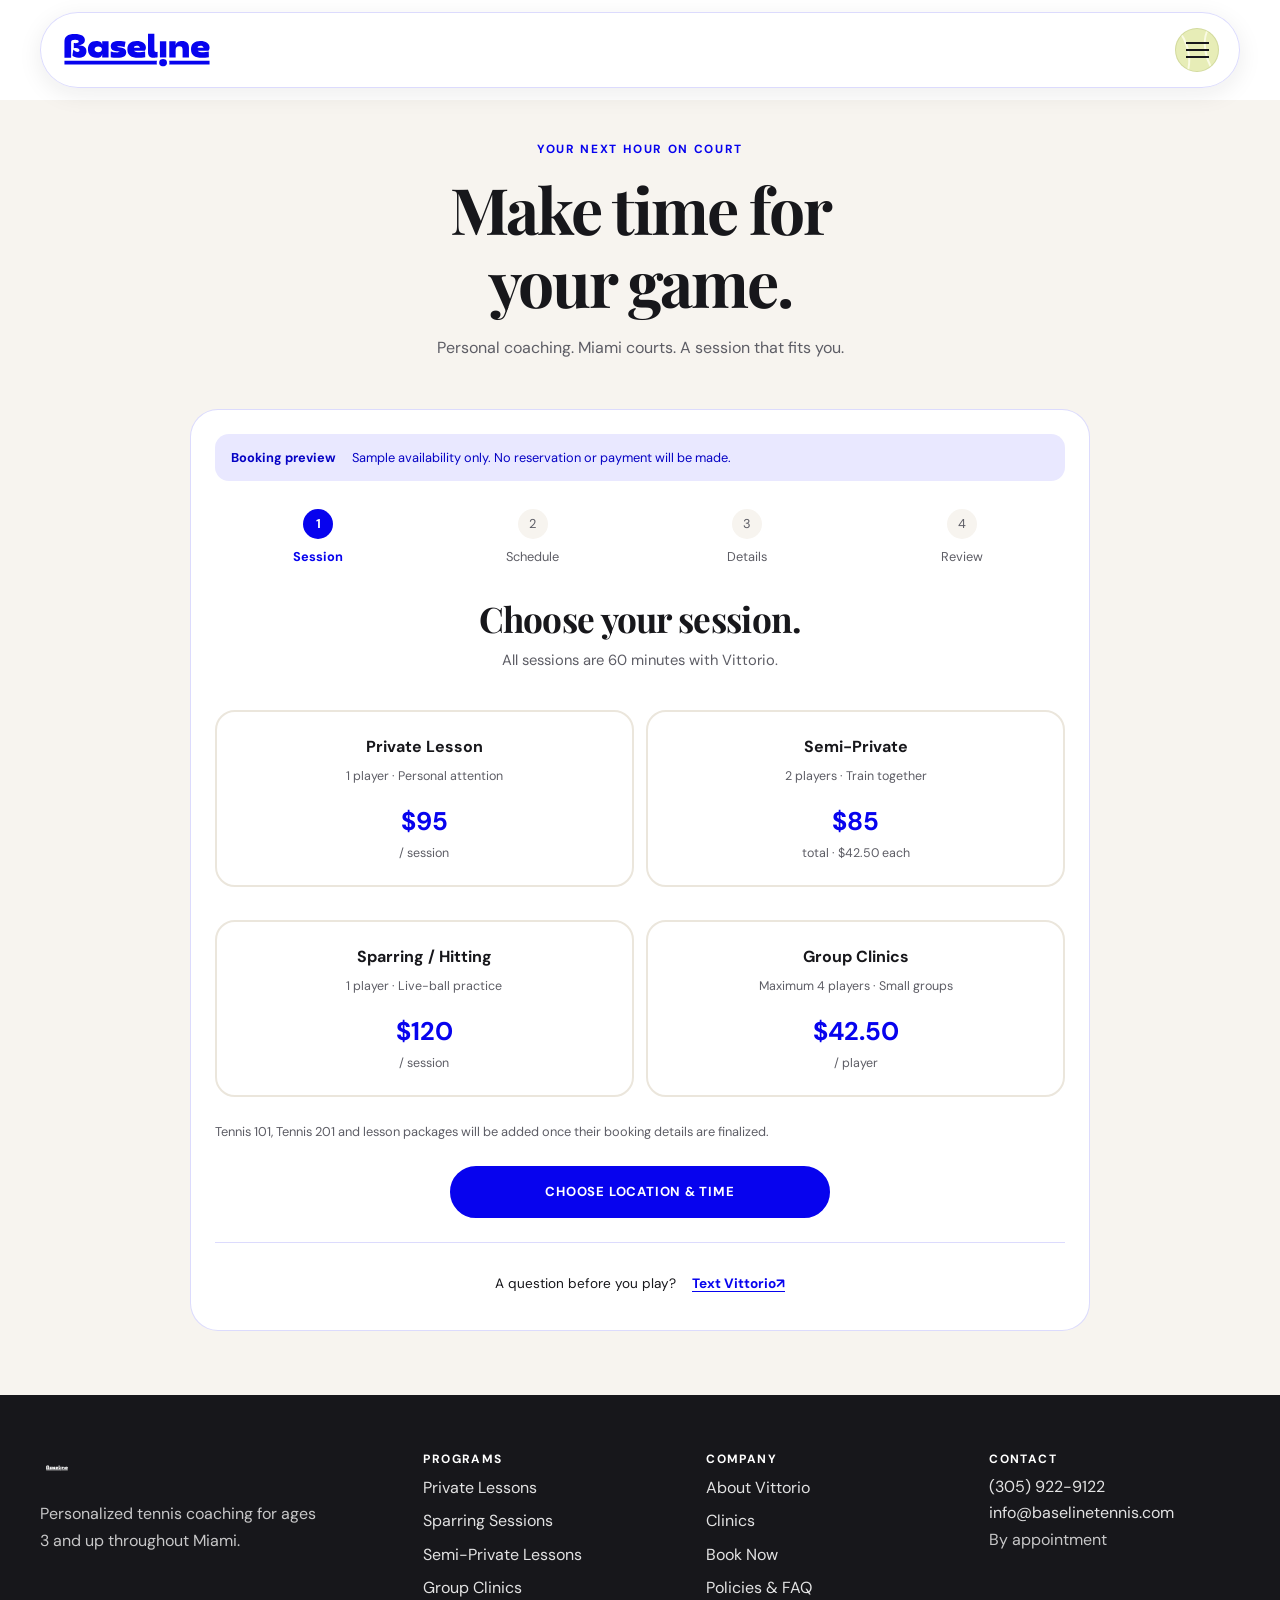
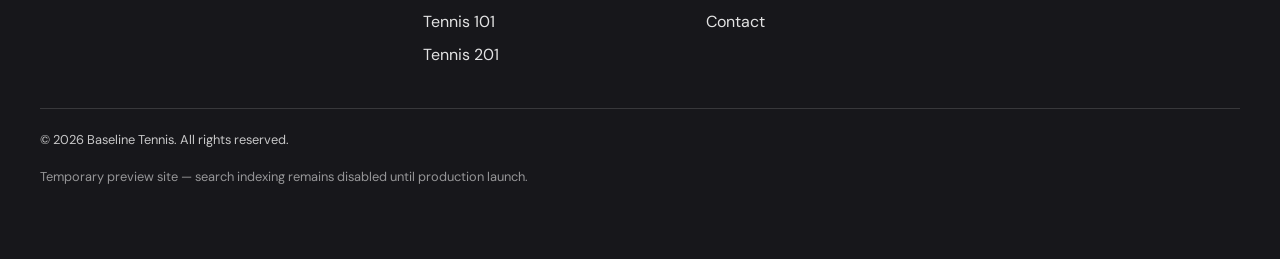
<file: booking-demo.html>
<!DOCTYPE html>
<html lang="en">
<head>
  <meta charset="UTF-8">
  <meta name="viewport" content="width=device-width, initial-scale=1.0">
  <meta name="robots" content="noindex, nofollow">
  <title>Book Tennis Lessons in Miami | Baseline Tennis</title>
  <meta name="description" content="Choose private lessons, sparring, semi-private coaching, group clinics, Tennis 101, or Tennis 201 with Baseline Tennis in Miami.">
  <link rel="canonical" href="https://baselinetennis.com/booking.html">
  <link rel="preconnect" href="https://fonts.googleapis.com">
  <link rel="preconnect" href="https://fonts.gstatic.com" crossorigin>
  <link href="https://fonts.googleapis.com/css2?family=DM+Sans:wght@400;500;600;700&family=Playfair+Display:wght@500;600;700&display=swap" rel="stylesheet">
  <!-- Explicit sharing metadata prevents apps from selecting an on-court photo.
       Update these absolute preview-host URLs when moving to the production domain. -->
  <meta property="og:type" content="website">
  <meta property="og:site_name" content="Baseline Tennis">
  <meta property="og:title" content="Book Tennis Lessons in Miami | Baseline Tennis">
  <meta property="og:description" content="Choose private lessons, sparring, semi-private coaching, group clinics, Tennis 101, or Tennis 201 with Baseline Tennis in Miami.">
  <meta property="og:url" content="https://ronvillela.github.io/baseline-tennis-preview/booking.html">
  <meta property="og:image" content="https://ronvillela.github.io/baseline-tennis-preview/assets/social/baseline-link-preview.png">
  <meta property="og:image:type" content="image/png">
  <meta property="og:image:width" content="1200">
  <meta property="og:image:height" content="630">
  <meta property="og:image:alt" content="Baseline logo in blue on a cream background">
  <meta name="twitter:card" content="summary_large_image">
  <meta name="twitter:title" content="Book Tennis Lessons in Miami | Baseline Tennis">
  <meta name="twitter:description" content="Choose private lessons, sparring, semi-private coaching, group clinics, Tennis 101, or Tennis 201 with Baseline Tennis in Miami.">
  <meta name="twitter:image" content="https://ronvillela.github.io/baseline-tennis-preview/assets/social/baseline-link-preview.png">
  <meta name="twitter:image:alt" content="Baseline logo in blue on a cream background">
  <link rel="icon" href="assets/logos/logo-simplified.svg" type="image/svg+xml">
  <link rel="stylesheet" href="assets/css/base.css?v=20261009-1">

<link rel="stylesheet" href="assets/css/scheduler-shell.css?v=20261009-2">
<link rel="stylesheet" href="assets/css/scheduler.css?v=20261009-2">
<link rel="stylesheet" href="assets/css/actions.css?v=20261009-2">
<link rel="stylesheet" href="assets/css/header.css?v=20261004-4">
</head>
<body>

<a class="skip-link" href="#main">Skip to main content</a>
<header class="site-header">
  <div class="container site-header__inner">
    <a class="site-logo" href="index.html" aria-label="Baseline Tennis home"><img class="site-logo__image" src="assets/logos/logo-principal-header.svg" alt="Baseline Tennis" width="220" height="58" onerror="this.hidden=true;this.nextElementSibling.hidden=false"><span class="wordmark" hidden>Baseline <strong>Tennis</strong></span></a>
    <button type="button" class="nav-toggle" aria-expanded="false" aria-controls="site-nav" aria-label="Open menu"><span></span><span></span><span></span></button>
    <nav class="site-nav" id="site-nav" aria-label="Main navigation">
      <ul class="nav-list">
        <li><a href="index.html">Home</a></li>
        <li class="has-submenu">
          <button type="button" class="nav-submenu-toggle" aria-expanded="false" aria-controls="programs-menu">Programs</button>
          <ul class="nav-submenu" id="programs-menu"><li><a href="private-lessons.html">Private Lessons</a></li>
<li><a href="sparring-sessions.html">Sparring Sessions</a></li>
<li><a href="semi-private-lessons.html">Semi-Private Lessons</a></li>
<li><a href="group-clinics.html">Group Clinics</a></li>
<li><a href="tennis-101.html">Tennis 101</a></li>
<li><a href="tennis-201.html">Tennis 201</a></li></ul>
        </li>
        <li><a href="about.html">About</a></li>
        <li><a href="group-clinics.html">Clinics</a></li>
        <li><a href="policies.html">Policies</a></li>
        <li><a href="contact.html">Contact</a></li>
      </ul>
      <div class="header-sections" aria-labelledby="header-sections-label">
        <p id="header-sections-label" class="header-sections-label">Explore Baseline</p>
        <ul class="header-section-links">
          <li><a href="index.html#rates">Lessons &amp; Pricing</a></li>
          <li><a href="index.html#locations">Miami Locations</a></li>
          <li><a href="index.html#meet-your-coach">Meet Your Coach</a></li>
          <li><a href="index.html#on-court">Photos &amp; Video</a></li>
          <li><a href="index.html#why-baseline">Why Baseline</a></li>
        </ul>
      </div>
      <a class="btn btn--primary header-cta" href="#booking-pending">Book Now</a>
    </nav>
  </div>
</header>
<main id="main" class="scheduler-page">
  <section class="scheduler-intro container">
    <span class="eyebrow">Your next hour on court</span>
    <h1>Make time for<br>your game.</h1>
    <p>Personal coaching. Miami courts. A session that fits you.</p>
  </section>
  <section class="container scheduler-shell" id="booking-pending" aria-labelledby="scheduler-title">
    <div class="scheduler-preview"><strong>Booking preview</strong><span>Sample availability only. No reservation or payment will be made.</span></div>
    <h2 id="scheduler-title" class="sr-only">Plan your tennis session</h2>
    <noscript><p>Enable JavaScript to explore this demonstration. Online booking is not active yet.</p></noscript>
    <p id="program-notice" class="scheduler-note" hidden></p>
    <ol class="scheduler-progress" aria-label="Booking progress">
      <li aria-current="step"><span>1</span> Session</li><li><span>2</span> Schedule</li><li><span>3</span> Details</li><li><span>4</span> Review</li>
    </ol>
    <form id="scheduler-form" novalidate>
      <section class="scheduler-step" data-step="0" aria-labelledby="step-session">
        <h2 id="step-session" tabindex="-1">Choose your session.</h2><p class="scheduler-subtitle">All sessions are 60 minutes with Vittorio.</p>
        <fieldset class="session-choices"><legend class="sr-only">Session type</legend>
          <label class="session-choice"><input type="radio" name="session" value="private" required><span><strong>Private Lesson</strong><small>1 player · Personal attention</small><b>$95 <small>/ session</small></b></span></label>
          <label class="session-choice"><input type="radio" name="session" value="semi-private"><span><strong>Semi-Private</strong><small>2 players · Train together</small><b>$85 <small>total · $42.50 each</small></b></span></label>
          <label class="session-choice"><input type="radio" name="session" value="sparring"><span><strong>Sparring / Hitting</strong><small>1 player · Live-ball practice</small><b>$120 <small>/ session</small></b></span></label>
          <label class="session-choice"><input type="radio" name="session" value="clinics"><span><strong>Group Clinics</strong><small>Maximum 4 players · Small groups</small><b>$42.50 <small>/ player</small></b></span></label>
        </fieldset>
        <p class="scheduler-note">Tennis 101, Tennis 201 and lesson packages will be added once their booking details are finalized.</p>
      </section>
      <section class="scheduler-step" data-step="1" aria-labelledby="step-schedule" hidden>
        <h2 id="step-schedule" tabindex="-1">Find your time on court.</h2>
        <label class="scheduler-label" for="session-location">Preferred Miami area</label>
        <select id="session-location" required><option value="">Choose an area</option><option>Brickell</option><option>Coconut Grove</option><option>Coral Gables</option><option>Key Biscayne</option><option>South Miami</option></select>
        <p class="scheduler-note">Demo areas only. Exact courts and any court fees must be confirmed before booking opens.</p>
        <div id="sample-schedule" hidden>
          <fieldset class="sample-calendar"><legend>Choose a sample date</legend>
            <div class="calendar-heading"><button type="button" id="calendar-previous" aria-label="Previous month">&#8249;</button><strong id="calendar-month" aria-live="polite"></strong><button type="button" id="calendar-next" aria-label="Next month">&#8250;</button></div>
            <div class="calendar-weekdays" aria-hidden="true"><span>Sun</span><span>Mon</span><span>Tue</span><span>Wed</span><span>Thu</span><span>Fri</span><span>Sat</span></div>
            <div id="sample-dates" class="date-choices" role="group" aria-labelledby="calendar-month"></div>
            <p class="scheduler-note">Select a day to see sample times. Preview dates begin tomorrow and cover three calendar months.</p>
          </fieldset>
          <fieldset id="time-fieldset" hidden><legend>Choose a sample time</legend><p id="selected-date" class="scheduler-note" aria-live="polite"></p><div id="sample-times" class="time-choices"></div></fieldset>
          <aside id="clinic-roster" class="clinic-roster" aria-labelledby="roster-heading" hidden><h3 id="roster-heading">Who’s playing</h3><p class="scheduler-note">Fictional players · preview only</p><p id="roster-count"></p><ul id="roster-names"></ul></aside>
          <div id="clinic-players" hidden><label class="scheduler-label" for="player-count">How many players are you booking?</label><select id="player-count"></select><p class="scheduler-note">Sample remaining places for this session; maximum clinic size is four.</p></div>
          <p id="session-capacity" class="scheduler-note" aria-live="polite"></p>
        </div>
      </section>
      <section class="scheduler-step" data-step="2" aria-labelledby="step-details" hidden>
        <h2 id="step-details" tabindex="-1">A little about your game.</h2><p class="scheduler-subtitle">Guest booking. No account needed.</p>
        <p class="scheduler-note">Use sample details for this preview. Nothing is sent or saved.</p>
        <div class="booking-contact"><label class="scheduler-label" for="player-email">Booking contact email</label><input id="player-email" type="email" placeholder="player@example.com" maxlength="180" autocomplete="off" required><p class="scheduler-note">One contact for everyone in this booking. For juniors, use a parent or guardian’s email.</p></div>
        <div id="player-forms"></div>
        <p id="junior-note" class="scheduler-note" hidden>For real junior bookings, parent/guardian contact and the coach-approved waiver will be required.</p>
      </section>
      <section class="scheduler-step" data-step="3" aria-labelledby="step-review" hidden>
        <h2 id="step-review" tabindex="-1">Your session, at a glance.</h2><p class="scheduler-subtitle">Review this sample before the payment step.</p>
        <div id="session-review"></div>
        <div class="scheduler-next"><strong>Next: secure booking with Acuity + Stripe</strong><p>Real availability, final court details, fees and policies will appear before payment. This preview is not connected to Acuity availability and cannot reserve a place.</p></div>
        <button type="button" class="btn btn--primary scheduler-pay" disabled>Payment not active — preview only</button>
      </section>
      <p id="scheduler-error" role="alert" hidden></p>
      <div class="scheduler-controls"><button type="button" id="scheduler-back" class="btn btn--secondary" hidden>Back</button><button type="submit" id="scheduler-next" class="btn btn--primary">Choose location &amp; time</button></div>
    </form>
    <div class="scheduler-help"><span>A question before you play?</span><a href="sms:+13059229122">Text Vittorio <span aria-hidden="true">↗</span></a></div>
  </section>
</main>

<footer class="site-footer">
  <div class="container footer-grid">
    <div class="footer-brand"><a href="index.html" aria-label="Baseline Tennis home"><img class="footer-logo" src="assets/logos/logo-principal.svg" alt="Baseline Tennis" width="220" height="58" onerror="this.hidden=true;this.nextElementSibling.hidden=false"><span class="wordmark" hidden>Baseline <strong>Tennis</strong></span></a><p>Personalized tennis coaching for ages 3 and up throughout Miami.</p></div>
    <nav class="footer-nav" aria-label="Programs"><h3>Programs</h3><ul><li><a href="private-lessons.html">Private Lessons</a></li>
<li><a href="sparring-sessions.html">Sparring Sessions</a></li>
<li><a href="semi-private-lessons.html">Semi-Private Lessons</a></li>
<li><a href="group-clinics.html">Group Clinics</a></li>
<li><a href="tennis-101.html">Tennis 101</a></li>
<li><a href="tennis-201.html">Tennis 201</a></li></ul></nav>
    <nav class="footer-nav" aria-label="Company"><h3>Company</h3><ul><li><a href="about.html">About Vittorio</a></li><li><a href="group-clinics.html">Clinics</a></li><li><a href="#booking-pending">Book Now</a></li><li><a href="policies.html">Policies &amp; FAQ</a></li><li><a href="contact.html">Contact</a></li></ul></nav>
    <div class="footer-contact"><h3>Contact</h3><p><a href="tel:+13059229122">(305) 922-9122</a><br><a href="mailto:info@baselinetennis.com">info@baselinetennis.com</a><br>By appointment</p></div>
  </div>
  <div class="container footer-bottom"><p>&copy; 2026 Baseline Tennis. All rights reserved.</p><p class="preview-note">Temporary preview site — search indexing remains disabled until production launch.</p></div>
</footer>
<nav class="mobile-bar" aria-label="Quick actions">
  <a class="mobile-bar__book" href="#booking-pending">Book Now</a>
  <a href="tel:+13059229122">Call</a>
  <a href="sms:+13059229122">Text</a>
</nav>
<script src="assets/js/booking-config.js?v=20261009-2"></script>
<script src="assets/js/booking.js?v=20261009-2"></script>
<script src="assets/js/navigation.js?v=20261009-1"></script>
<script src="assets/js/scheduler.js?v=20261009-2"></script>
</body>
</html>
</file>
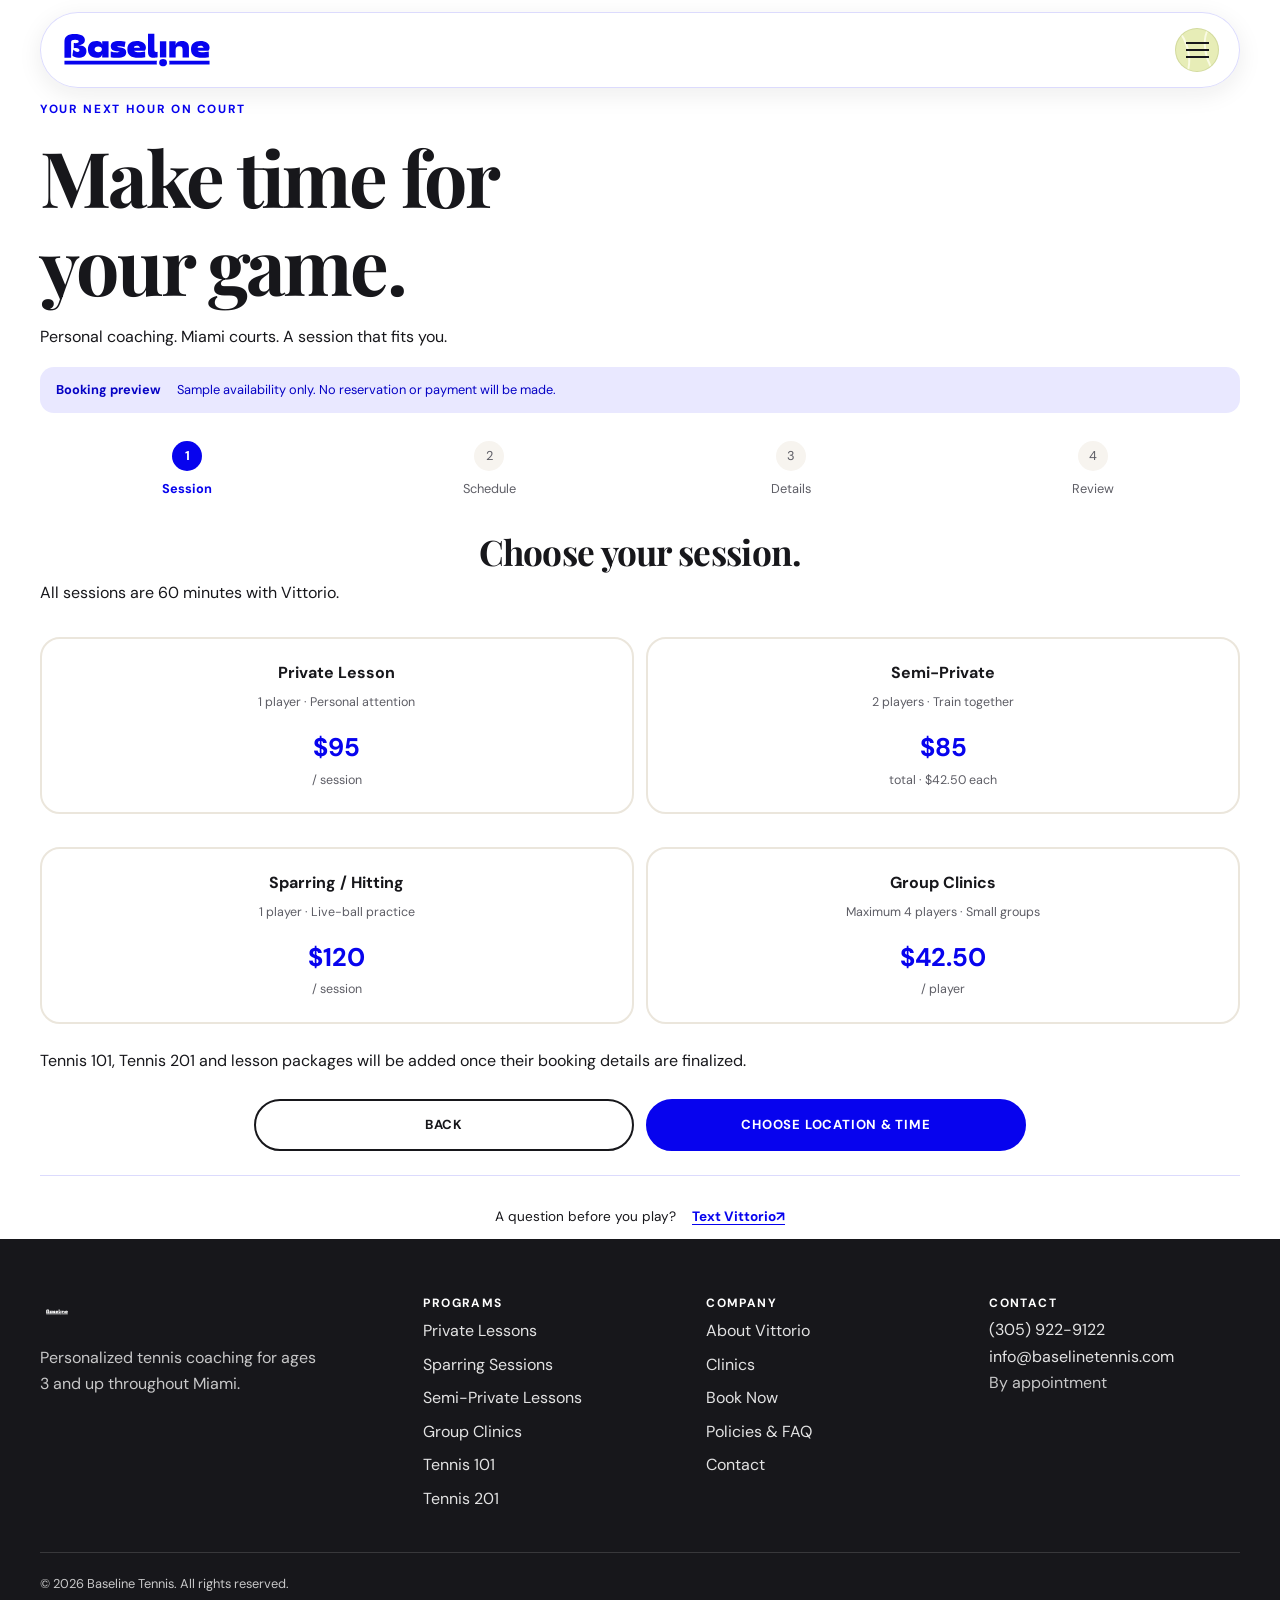
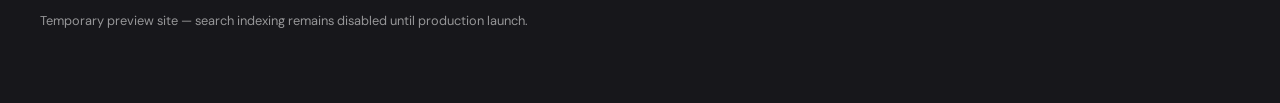
<file: booking.html>
<!DOCTYPE html>
<html lang="en">
<head>
  <meta charset="UTF-8">
  <meta name="viewport" content="width=device-width, initial-scale=1.0">
  <meta name="robots" content="noindex, nofollow">
  <title>Book Tennis Lessons in Miami | Baseline Tennis</title>
  <meta name="description" content="Choose private lessons, sparring, semi-private coaching, group clinics, Tennis 101, or Tennis 201 with Baseline Tennis in Miami.">
  <link rel="canonical" href="https://baselinetennis.com/booking.html">
  <link rel="preconnect" href="https://fonts.googleapis.com">
  <link rel="preconnect" href="https://fonts.gstatic.com" crossorigin>
  <link href="https://fonts.googleapis.com/css2?family=DM+Sans:wght@400;500;600;700&family=Playfair+Display:wght@500;600;700&display=swap" rel="stylesheet">
  <!-- Explicit sharing metadata prevents apps from selecting an on-court photo.
       Update these absolute preview-host URLs when moving to the production domain. -->
  <meta property="og:type" content="website">
  <meta property="og:site_name" content="Baseline Tennis">
  <meta property="og:title" content="Book Tennis Lessons in Miami | Baseline Tennis">
  <meta property="og:description" content="Choose private lessons, sparring, semi-private coaching, group clinics, Tennis 101, or Tennis 201 with Baseline Tennis in Miami.">
  <meta property="og:url" content="https://ronvillela.github.io/baseline-tennis-preview/booking.html">
  <meta property="og:image" content="https://ronvillela.github.io/baseline-tennis-preview/assets/social/baseline-link-preview.png">
  <meta property="og:image:type" content="image/png">
  <meta property="og:image:width" content="1200">
  <meta property="og:image:height" content="630">
  <meta property="og:image:alt" content="Baseline logo in blue on a cream background">
  <meta name="twitter:card" content="summary_large_image">
  <meta name="twitter:title" content="Book Tennis Lessons in Miami | Baseline Tennis">
  <meta name="twitter:description" content="Choose private lessons, sparring, semi-private coaching, group clinics, Tennis 101, or Tennis 201 with Baseline Tennis in Miami.">
  <meta name="twitter:image" content="https://ronvillela.github.io/baseline-tennis-preview/assets/social/baseline-link-preview.png">
  <meta name="twitter:image:alt" content="Baseline logo in blue on a cream background">
  <link rel="icon" href="assets/logos/logo-simplified.svg" type="image/svg+xml">
  <link rel="stylesheet" href="assets/css/base.css?v=20261009-1">
  <!-- Page-specific additions; shared foundations are in base.css. -->
  <style>
/* Mobile booking action remains visible on every page. */
.mobile-bar {
  grid-template-columns:2fr 1fr 1fr;
  height:calc(var(--mobile) + env(safe-area-inset-bottom,0px));
  padding-bottom:env(safe-area-inset-bottom,0px)
}
.mobile-bar a {
  font-size:.75rem;
  letter-spacing:.06em;
  min-height:44px
}
.mobile-bar .mobile-bar__book {
  font-size:.85rem;
  font-weight:700
}
@media(max-width:1049px) {
  .site-footer {
    padding-bottom:calc(6.5rem + env(safe-area-inset-bottom,0px))
  }
  .site-nav.is-open {
    height:calc(100dvh - var(--header) - var(--mobile) - env(safe-area-inset-bottom,0px))
  }
}
  </style>

<link rel="stylesheet" href="assets/css/scheduler.css?v=20261009-1">
<link rel="stylesheet" href="assets/css/actions.css?v=20261004-1">
<link rel="stylesheet" href="assets/css/header.css?v=20261004-4">
</head>
<body>

<a class="skip-link" href="#main">Skip to main content</a>
<header class="site-header">
  <div class="container site-header__inner">
    <a class="site-logo" href="index.html" aria-label="Baseline Tennis home"><img class="site-logo__image" src="assets/logos/logo-principal-header.svg" alt="Baseline Tennis" width="220" height="58" onerror="this.hidden=true;this.nextElementSibling.hidden=false"><span class="wordmark" hidden>Baseline <strong>Tennis</strong></span></a>
    <button type="button" class="nav-toggle" aria-expanded="false" aria-controls="site-nav" aria-label="Open menu"><span></span><span></span><span></span></button>
    <nav class="site-nav" id="site-nav" aria-label="Main navigation">
      <ul class="nav-list">
        <li><a href="index.html">Home</a></li>
        <li class="has-submenu">
          <button type="button" class="nav-submenu-toggle" aria-expanded="false" aria-controls="programs-menu">Programs</button>
          <ul class="nav-submenu" id="programs-menu"><li><a href="private-lessons.html">Private Lessons</a></li>
<li><a href="sparring-sessions.html">Sparring Sessions</a></li>
<li><a href="semi-private-lessons.html">Semi-Private Lessons</a></li>
<li><a href="group-clinics.html">Group Clinics</a></li>
<li><a href="tennis-101.html">Tennis 101</a></li>
<li><a href="tennis-201.html">Tennis 201</a></li></ul>
        </li>
        <li><a href="about.html">About</a></li>
        <li><a href="group-clinics.html">Clinics</a></li>
        <li><a href="policies.html">Policies</a></li>
        <li><a href="contact.html">Contact</a></li>
      </ul>
      <div class="header-sections" aria-labelledby="header-sections-label">
        <p id="header-sections-label" class="header-sections-label">Explore Baseline</p>
        <ul class="header-section-links">
          <li><a href="index.html#rates">Lessons &amp; Pricing</a></li>
          <li><a href="index.html#locations">Miami Locations</a></li>
          <li><a href="index.html#meet-your-coach">Meet Your Coach</a></li>
          <li><a href="index.html#on-court">Photos &amp; Video</a></li>
          <li><a href="index.html#why-baseline">Why Baseline</a></li>
        </ul>
      </div>
      <a class="btn btn--primary header-cta" href="#booking-pending">Book Now</a>
    </nav>
  </div>
</header>
<main id="main" class="scheduler-page">
  <section class="scheduler-intro container">
    <span class="eyebrow">Your next hour on court</span>
    <h1>Make time for<br>your game.</h1>
    <p>Personal coaching. Miami courts. A session that fits you.</p>
  </section>
  <section class="container scheduler-shell" id="booking-pending" aria-labelledby="scheduler-title">
    <div class="scheduler-preview"><strong>Booking preview</strong><span>Sample availability only. No reservation or payment will be made.</span></div>
    <h2 id="scheduler-title" class="sr-only">Plan your tennis session</h2>
    <noscript><p>Enable JavaScript to explore this demonstration. Online booking is not active yet.</p></noscript>
    <p id="program-notice" class="scheduler-note" hidden></p>
    <ol class="scheduler-progress" aria-label="Booking progress">
      <li aria-current="step"><span>1</span> Session</li><li><span>2</span> Schedule</li><li><span>3</span> Details</li><li><span>4</span> Review</li>
    </ol>
    <form id="scheduler-form" novalidate>
      <section class="scheduler-step" data-step="0" aria-labelledby="step-session">
        <h2 id="step-session" tabindex="-1">Choose your session.</h2><p class="scheduler-subtitle">All sessions are 60 minutes with Vittorio.</p>
        <fieldset class="session-choices"><legend class="sr-only">Session type</legend>
          <label class="session-choice"><input type="radio" name="session" value="private" required><span><strong>Private Lesson</strong><small>1 player · Personal attention</small><b>$95 <small>/ session</small></b></span></label>
          <label class="session-choice"><input type="radio" name="session" value="semi-private"><span><strong>Semi-Private</strong><small>2 players · Train together</small><b>$85 <small>total · $42.50 each</small></b></span></label>
          <label class="session-choice"><input type="radio" name="session" value="sparring"><span><strong>Sparring / Hitting</strong><small>1 player · Live-ball practice</small><b>$120 <small>/ session</small></b></span></label>
          <label class="session-choice"><input type="radio" name="session" value="clinics"><span><strong>Group Clinics</strong><small>Maximum 4 players · Small groups</small><b>$42.50 <small>/ player</small></b></span></label>
        </fieldset>
        <p class="scheduler-note">Tennis 101, Tennis 201 and lesson packages will be added once their booking details are finalized.</p>
      </section>
      <section class="scheduler-step" data-step="1" aria-labelledby="step-schedule" hidden>
        <h2 id="step-schedule" tabindex="-1">Find your time on court.</h2><p class="scheduler-subtitle">All times are Miami / Eastern time.</p>
        <label class="scheduler-label" for="session-location">Preferred Miami area</label>
        <select id="session-location" required><option value="">Choose an area</option><option>Brickell</option><option>Coconut Grove</option><option>Coral Gables</option><option>Key Biscayne</option><option>South Miami</option></select>
        <p class="scheduler-note">Demo areas only. Exact courts and any court fees must be confirmed before booking opens.</p>
        <div id="sample-schedule" hidden>
          <fieldset><legend>Choose a sample date</legend><div id="sample-dates" class="date-choices"></div></fieldset>
          <fieldset id="time-fieldset" hidden><legend>Choose a sample time <small>Miami time</small></legend><div id="sample-times" class="time-choices"></div></fieldset>
          <div id="clinic-players" hidden><label class="scheduler-label" for="player-count">How many players are you booking?</label><select id="player-count"></select><p class="scheduler-note">Sample remaining places for this session; maximum clinic size is four.</p></div>
          <p id="session-capacity" class="scheduler-note" aria-live="polite"></p>
        </div>
      </section>
      <section class="scheduler-step" data-step="2" aria-labelledby="step-details" hidden>
        <h2 id="step-details" tabindex="-1">A little about your game.</h2><p class="scheduler-subtitle">Guest booking. No account needed.</p>
        <p class="scheduler-note">Use sample details for this preview. Nothing is sent or saved.</p>
        <div class="player-fields"><div><label for="player-name">Player name</label><input id="player-name" type="text" value="Sample Player" maxlength="100" autocomplete="off" required></div><div><label for="player-email">Email</label><input id="player-email" type="email" value="player@example.com" maxlength="180" autocomplete="off" required></div><div><label for="player-level">Playing level</label><select id="player-level"><option>Beginner</option><option>Intermediate</option><option>Advanced</option></select></div><div><label for="player-age">Who is this session for?</label><select id="player-age"><option value="adult">Adult</option><option value="junior">Junior</option></select></div></div>
        <p id="junior-note" class="scheduler-note" hidden>For real junior bookings, parent/guardian contact and the coach-approved waiver will be required.</p>
      </section>
      <section class="scheduler-step" data-step="3" aria-labelledby="step-review" hidden>
        <h2 id="step-review" tabindex="-1">Your session, at a glance.</h2><p class="scheduler-subtitle">Review this sample before the payment step.</p>
        <dl id="session-review" class="session-review"></dl>
        <div class="scheduler-next"><strong>Next: secure booking with Acuity + Stripe</strong><p>Real availability, final court details, fees and policies will appear before payment. This preview is not connected to Acuity availability and cannot reserve a place.</p></div>
        <button type="button" class="btn btn--primary scheduler-pay" disabled>Payment not active — preview only</button>
      </section>
      <p id="scheduler-error" role="alert" hidden></p>
      <div class="scheduler-controls"><button type="button" id="scheduler-back" class="btn btn--secondary" hidden>Back</button><button type="submit" id="scheduler-next" class="btn btn--primary">Choose location &amp; time</button></div>
    </form>
    <div class="scheduler-help"><span>A question before you play?</span><a href="sms:+13059229122">Text Vittorio <span aria-hidden="true">↗</span></a></div>
  </section>
</main>

<footer class="site-footer">
  <div class="container footer-grid">
    <div class="footer-brand"><a href="index.html" aria-label="Baseline Tennis home"><img class="footer-logo" src="assets/logos/logo-principal.svg" alt="Baseline Tennis" width="220" height="58" onerror="this.hidden=true;this.nextElementSibling.hidden=false"><span class="wordmark" hidden>Baseline <strong>Tennis</strong></span></a><p>Personalized tennis coaching for ages 3 and up throughout Miami.</p></div>
    <nav class="footer-nav" aria-label="Programs"><h3>Programs</h3><ul><li><a href="private-lessons.html">Private Lessons</a></li>
<li><a href="sparring-sessions.html">Sparring Sessions</a></li>
<li><a href="semi-private-lessons.html">Semi-Private Lessons</a></li>
<li><a href="group-clinics.html">Group Clinics</a></li>
<li><a href="tennis-101.html">Tennis 101</a></li>
<li><a href="tennis-201.html">Tennis 201</a></li></ul></nav>
    <nav class="footer-nav" aria-label="Company"><h3>Company</h3><ul><li><a href="about.html">About Vittorio</a></li><li><a href="group-clinics.html">Clinics</a></li><li><a href="#booking-pending">Book Now</a></li><li><a href="policies.html">Policies &amp; FAQ</a></li><li><a href="contact.html">Contact</a></li></ul></nav>
    <div class="footer-contact"><h3>Contact</h3><p><a href="tel:+13059229122">(305) 922-9122</a><br><a href="mailto:info@baselinetennis.com">info@baselinetennis.com</a><br>By appointment</p></div>
  </div>
  <div class="container footer-bottom"><p>&copy; 2026 Baseline Tennis. All rights reserved.</p><p class="preview-note">Temporary preview site — search indexing remains disabled until production launch.</p></div>
</footer>
<nav class="mobile-bar" aria-label="Quick actions">
  <a class="mobile-bar__book" href="#booking-pending">Book Now</a>
  <a href="tel:+13059229122">Call</a>
  <a href="sms:+13059229122">Text</a>
</nav>
<script src="assets/js/booking-config.js"></script>
<script src="assets/js/booking.js"></script>
<script src="assets/js/navigation.js?v=20261009-1"></script>
<script src="assets/js/scheduler.js?v=20261009-1"></script>
</body>
</html>
</file>
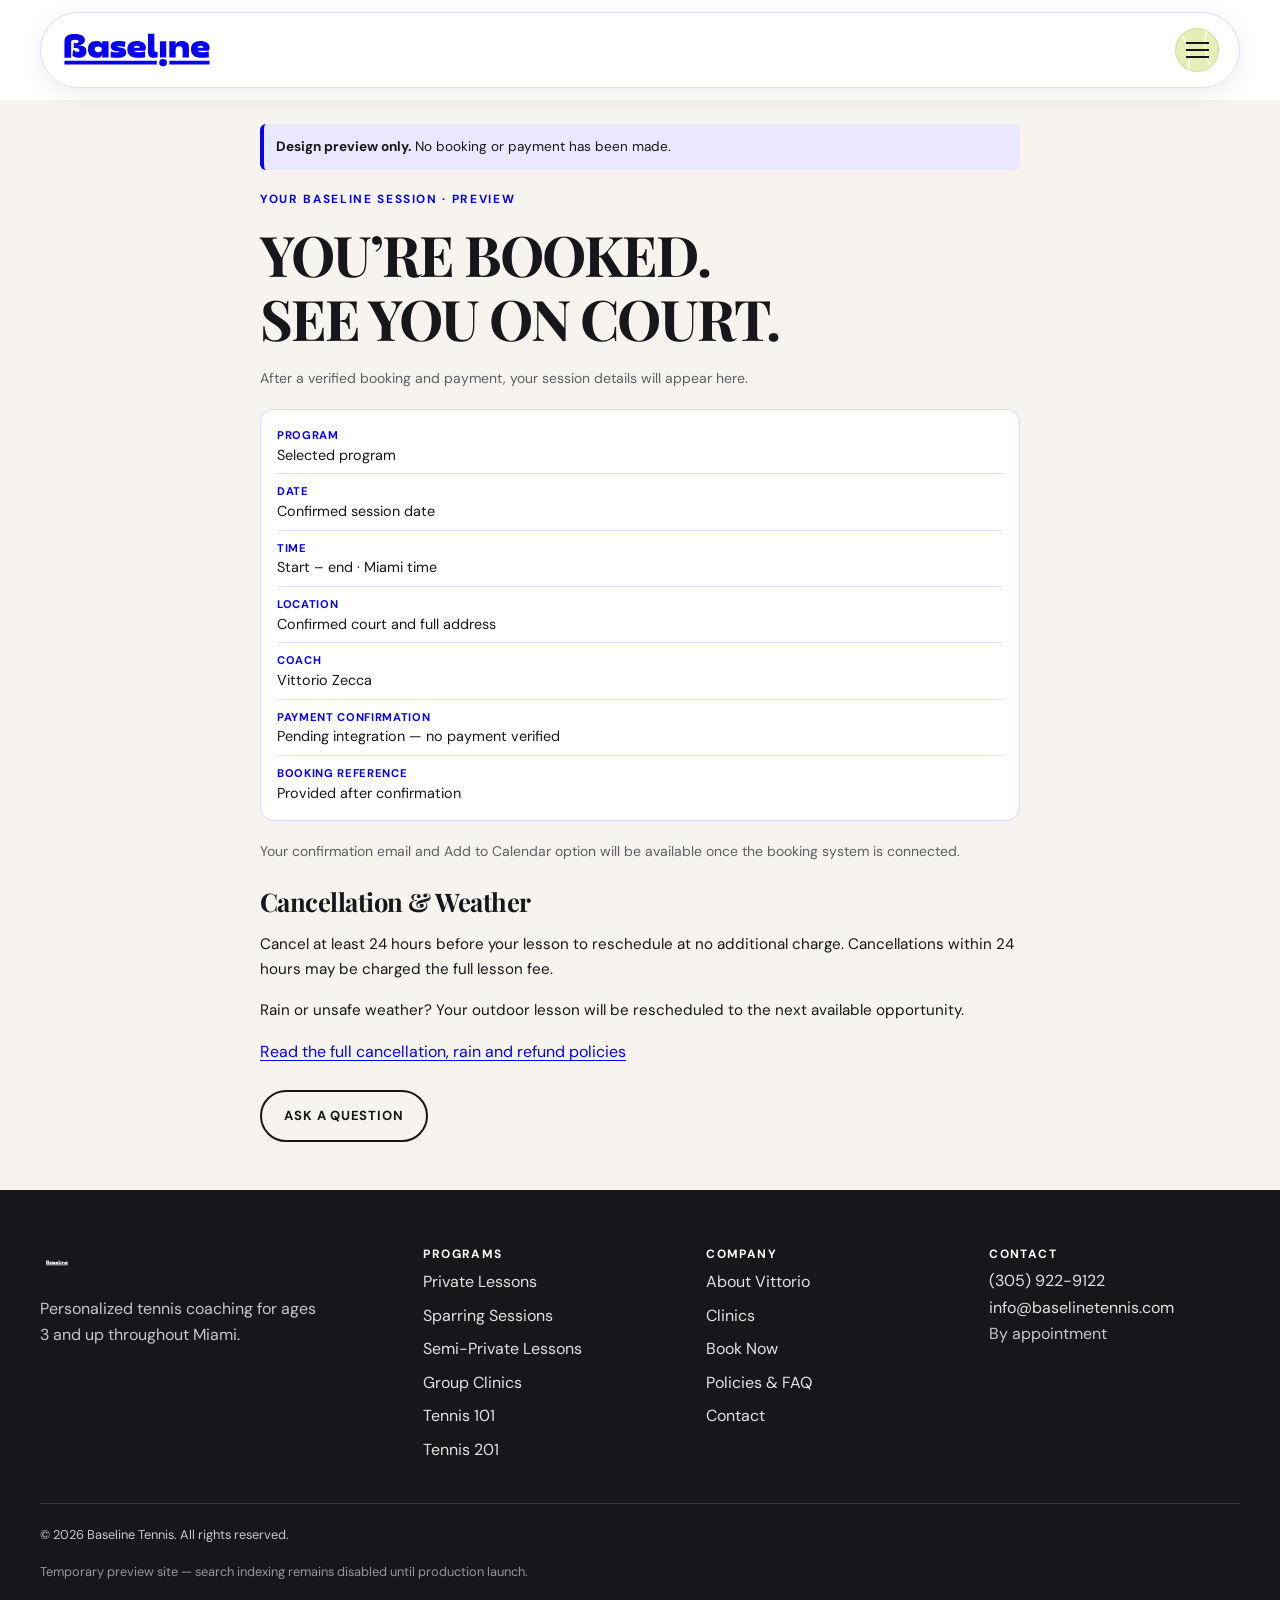
<file: confirmation.html>
<!DOCTYPE html>
<html lang="en">
<head>
  <meta charset="UTF-8">
  <meta name="viewport" content="width=device-width, initial-scale=1.0">
  <meta name="robots" content="noindex, nofollow">
  <title>Booking Confirmation Preview | Baseline Tennis</title>
  <meta name="description" content="Preview of the Baseline Tennis booking confirmation. No reservation or payment is confirmed on this preview page.">
  <link rel="canonical" href="https://baselinetennis.com/confirmation.html">
  <link rel="preconnect" href="https://fonts.googleapis.com">
  <link rel="preconnect" href="https://fonts.gstatic.com" crossorigin>
  <link href="https://fonts.googleapis.com/css2?family=DM+Sans:wght@400;500;600;700&family=Playfair+Display:wght@500;600;700&display=swap" rel="stylesheet">
  <!-- Explicit sharing metadata prevents apps from selecting an on-court photo.
       Update these absolute preview-host URLs when moving to the production domain. -->
  <meta property="og:type" content="website">
  <meta property="og:site_name" content="Baseline Tennis">
  <meta property="og:title" content="Booking Confirmation Preview | Baseline Tennis">
  <meta property="og:description" content="Preview of the Baseline Tennis booking confirmation. No reservation or payment is confirmed on this preview page.">
  <meta property="og:url" content="https://ronvillela.github.io/baseline-tennis-preview/confirmation.html">
  <meta property="og:image" content="https://ronvillela.github.io/baseline-tennis-preview/assets/social/baseline-link-preview.png">
  <meta property="og:image:type" content="image/png">
  <meta property="og:image:width" content="1200">
  <meta property="og:image:height" content="630">
  <meta property="og:image:alt" content="Baseline logo in blue on a cream background">
  <meta name="twitter:card" content="summary_large_image">
  <meta name="twitter:title" content="Booking Confirmation Preview | Baseline Tennis">
  <meta name="twitter:description" content="Preview of the Baseline Tennis booking confirmation. No reservation or payment is confirmed on this preview page.">
  <meta name="twitter:image" content="https://ronvillela.github.io/baseline-tennis-preview/assets/social/baseline-link-preview.png">
  <meta name="twitter:image:alt" content="Baseline logo in blue on a cream background">
  <link rel="icon" href="assets/logos/logo-simplified.svg" type="image/svg+xml">
  <link rel="stylesheet" href="assets/css/base.css?v=20261009-1">
  <!-- Page-specific additions; shared foundations are in base.css. -->
  <style>
.confirmation {
  padding:1.5rem 0 3rem
}
.confirmation>.container {
  max-width:760px
}
.confirmation .notice {
  font-size:.85rem;
  padding:.75rem;
  margin-bottom:1.25rem
}
.confirmation h1 {
  font-size:clamp(1.9rem,5vw,3.5rem)
}
.confirmation-details {
  margin:1.2rem 0;
  background:#fff;
  border:1px solid var(--line);
  border-radius:var(--radius-lg);
  padding:.5rem 1rem
}
.confirmation-details div {
  padding:.5rem 0;
  border-bottom:1px solid var(--line)
}
.confirmation-details div:last-child {
  border:0
}
.confirmation-details dt {
  font-size:.7rem;
  font-weight:700;
  text-transform:uppercase;
  letter-spacing:.06em;
  color:var(--blue)
}
.confirmation-details dd {
  margin:0;
  font-size:.9rem;
  line-height:1.45
}
.confirmation-policy {
  margin:1.5rem 0
}
.confirmation-policy h2 {
  font-size:1.6rem;
  scroll-margin-top:calc(var(--header) + 1rem)
}
.confirmation-policy p {
  font-size:.95rem
}
  </style>
  
<link rel="stylesheet" href="assets/css/actions.css?v=20261009-2">
<link rel="stylesheet" href="assets/css/header.css?v=20261004-4">
</head>
<body>

<a class="skip-link" href="#main">Skip to main content</a>
<header class="site-header">
  <div class="container site-header__inner">
    <a class="site-logo" href="index.html" aria-label="Baseline Tennis home"><img class="site-logo__image" src="assets/logos/logo-principal-header.svg" alt="Baseline Tennis" width="220" height="58" onerror="this.hidden=true;this.nextElementSibling.hidden=false"><span class="wordmark" hidden>Baseline <strong>Tennis</strong></span></a>
    <button type="button" class="nav-toggle" aria-expanded="false" aria-controls="site-nav" aria-label="Open menu"><span></span><span></span><span></span></button>
    <nav class="site-nav" id="site-nav" aria-label="Main navigation">
      <ul class="nav-list">
        <li><a href="index.html">Home</a></li>
        <li class="has-submenu">
          <button type="button" class="nav-submenu-toggle" aria-expanded="false" aria-controls="programs-menu">Programs</button>
          <ul class="nav-submenu" id="programs-menu"><li><a href="private-lessons.html">Private Lessons</a></li>
<li><a href="sparring-sessions.html">Sparring Sessions</a></li>
<li><a href="semi-private-lessons.html">Semi-Private Lessons</a></li>
<li><a href="group-clinics.html">Group Clinics</a></li>
<li><a href="tennis-101.html">Tennis 101</a></li>
<li><a href="tennis-201.html">Tennis 201</a></li></ul>
        </li>
        <li><a href="about.html">About</a></li>
        <li><a href="group-clinics.html">Clinics</a></li>
        <li><a href="policies.html">Policies</a></li>
        <li><a href="contact.html">Contact</a></li>
      </ul>
      <div class="header-sections" aria-labelledby="header-sections-label">
        <p id="header-sections-label" class="header-sections-label">Explore Baseline</p>
        <ul class="header-section-links">
          <li><a href="index.html#rates">Lessons &amp; Pricing</a></li>
          <li><a href="index.html#locations">Miami Locations</a></li>
          <li><a href="index.html#meet-your-coach">Meet Your Coach</a></li>
          <li><a href="index.html#on-court">Photos &amp; Video</a></li>
          <li><a href="index.html#why-baseline">Why Baseline</a></li>
        </ul>
      </div>
      <a class="btn btn--primary header-cta" href="booking.html">Book Now</a>
    </nav>
  </div>
</header>
<main id="main"><section class="confirmation section--cream"><div class="container">
<p class="notice notice--info"><strong>Design preview only.</strong> No booking or payment has been made.</p>
<span class="eyebrow">Your Baseline session · Preview</span>
<h1>YOU’RE BOOKED.<br>SEE YOU ON COURT.</h1>
<p class="small">After a verified booking and payment, your session details will appear here.</p>
<dl class="confirmation-details">
<div><dt>Program</dt><dd>Selected program</dd></div>
<div><dt>Date</dt><dd>Confirmed session date</dd></div>
<div><dt>Time</dt><dd>Start – end · Miami time</dd></div>
<div><dt>Location</dt><dd>Confirmed court and full address</dd></div>
<div><dt>Coach</dt><dd>Vittorio Zecca</dd></div>
<div><dt>Payment confirmation</dt><dd>Pending integration — no payment verified</dd></div>
<div><dt>Booking reference</dt><dd>Provided after confirmation</dd></div>
</dl>
<p class="small">Your confirmation email and Add to Calendar option will be available once the booking system is connected.</p>
<section class="confirmation-policy" aria-labelledby="policy-title"><h2 id="policy-title">Cancellation &amp; Weather</h2>
<p>Cancel at least 24 hours before your lesson to reschedule at no additional charge. Cancellations within 24 hours may be charged the full lesson fee.</p>
<p>Rain or unsafe weather? Your outdoor lesson will be rescheduled to the next available opportunity.</p>
<a href="policies.html">Read the full cancellation, rain and refund policies</a></section>
<a class="btn btn--secondary" href="contact.html">Ask a Question</a>
</div></section></main>

<footer class="site-footer">
  <div class="container footer-grid">
    <div class="footer-brand"><a href="index.html" aria-label="Baseline Tennis home"><img class="footer-logo" src="assets/logos/logo-principal.svg" alt="Baseline Tennis" width="220" height="58" onerror="this.hidden=true;this.nextElementSibling.hidden=false"><span class="wordmark" hidden>Baseline <strong>Tennis</strong></span></a><p>Personalized tennis coaching for ages 3 and up throughout Miami.</p></div>
    <nav class="footer-nav" aria-label="Programs"><h3>Programs</h3><ul><li><a href="private-lessons.html">Private Lessons</a></li>
<li><a href="sparring-sessions.html">Sparring Sessions</a></li>
<li><a href="semi-private-lessons.html">Semi-Private Lessons</a></li>
<li><a href="group-clinics.html">Group Clinics</a></li>
<li><a href="tennis-101.html">Tennis 101</a></li>
<li><a href="tennis-201.html">Tennis 201</a></li></ul></nav>
    <nav class="footer-nav" aria-label="Company"><h3>Company</h3><ul><li><a href="about.html">About Vittorio</a></li><li><a href="group-clinics.html">Clinics</a></li><li><a href="booking.html">Book Now</a></li><li><a href="policies.html">Policies &amp; FAQ</a></li><li><a href="contact.html">Contact</a></li></ul></nav>
    <div class="footer-contact"><h3>Contact</h3><p><a href="tel:+13059229122">(305) 922-9122</a><br><a href="mailto:info@baselinetennis.com">info@baselinetennis.com</a><br>By appointment</p></div>
  </div>
  <div class="container footer-bottom"><p>&copy; 2026 Baseline Tennis. All rights reserved.</p><p class="preview-note">Temporary preview site — search indexing remains disabled until production launch.</p></div>
</footer>
<nav class="mobile-bar" aria-label="Quick actions">
  <a class="mobile-bar__book" href="booking.html">Book Now</a>
  <a href="tel:+13059229122">Call</a>
  <a href="sms:+13059229122">Text</a>
</nav>
<script src="assets/js/booking-config.js?v=20261009-2"></script>
<script src="assets/js/booking.js?v=20261009-2"></script>
<script src="assets/js/navigation.js?v=20261009-1"></script>
</body>
</html>
</file>
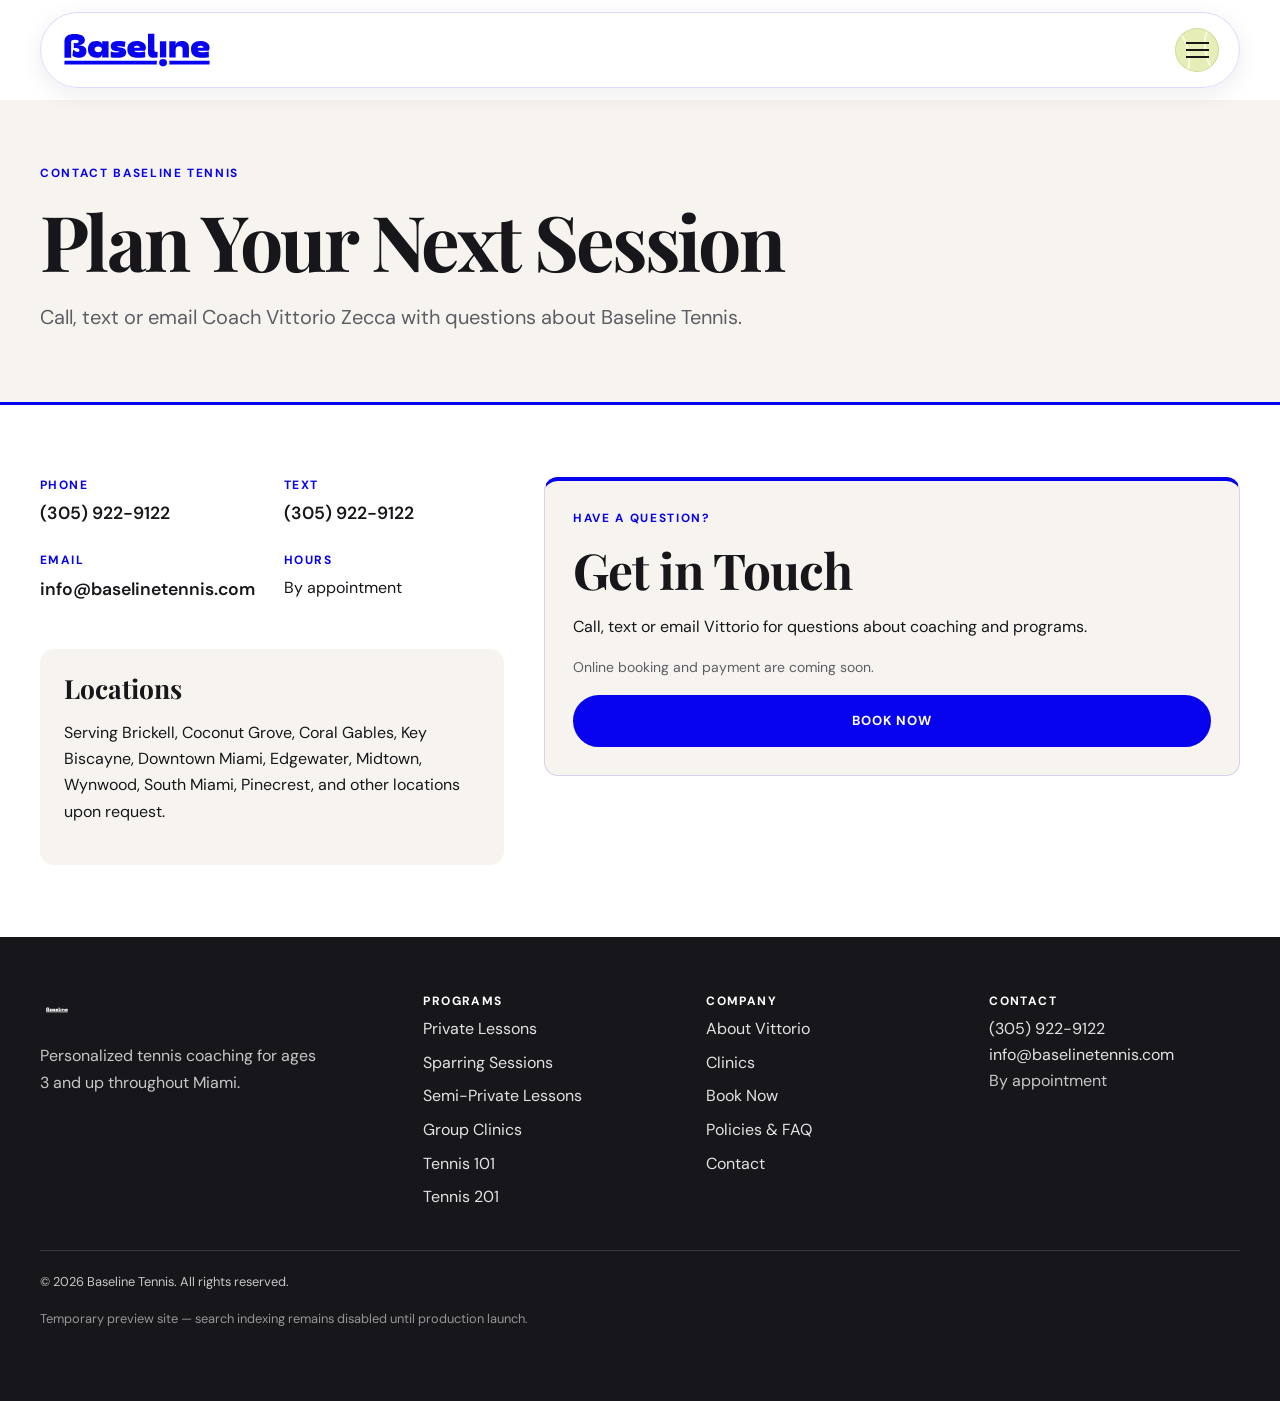
<file: contact.html>
<!DOCTYPE html>
<html lang="en">
<head>
  <meta charset="UTF-8">
  <meta name="viewport" content="width=device-width, initial-scale=1.0">
  <meta name="robots" content="noindex, nofollow">
  <title>Contact Baseline Tennis Miami | Vittorio Zecca</title>
  <meta name="description" content="Contact Coach Vittorio Zecca for private tennis lessons, sparring, clinics, and beginner programs throughout Miami.">
  <link rel="canonical" href="https://baselinetennis.com/contact.html">
  <link rel="preconnect" href="https://fonts.googleapis.com">
  <link rel="preconnect" href="https://fonts.gstatic.com" crossorigin>
  <link href="https://fonts.googleapis.com/css2?family=DM+Sans:wght@400;500;600;700&family=Playfair+Display:wght@500;600;700&display=swap" rel="stylesheet">
  <!-- Explicit sharing metadata prevents apps from selecting an on-court photo.
       Update these absolute preview-host URLs when moving to the production domain. -->
  <meta property="og:type" content="website">
  <meta property="og:site_name" content="Baseline Tennis">
  <meta property="og:title" content="Contact Baseline Tennis Miami | Vittorio Zecca">
  <meta property="og:description" content="Contact Coach Vittorio Zecca for private tennis lessons, sparring, clinics, and beginner programs throughout Miami.">
  <meta property="og:url" content="https://ronvillela.github.io/baseline-tennis-preview/contact.html">
  <meta property="og:image" content="https://ronvillela.github.io/baseline-tennis-preview/assets/social/baseline-link-preview.png">
  <meta property="og:image:type" content="image/png">
  <meta property="og:image:width" content="1200">
  <meta property="og:image:height" content="630">
  <meta property="og:image:alt" content="Baseline logo in blue on a cream background">
  <meta name="twitter:card" content="summary_large_image">
  <meta name="twitter:title" content="Contact Baseline Tennis Miami | Vittorio Zecca">
  <meta name="twitter:description" content="Contact Coach Vittorio Zecca for private tennis lessons, sparring, clinics, and beginner programs throughout Miami.">
  <meta name="twitter:image" content="https://ronvillela.github.io/baseline-tennis-preview/assets/social/baseline-link-preview.png">
  <meta name="twitter:image:alt" content="Baseline logo in blue on a cream background">
  <link rel="icon" href="assets/logos/logo-simplified.svg" type="image/svg+xml">
  <link rel="stylesheet" href="assets/css/base.css?v=20261009-1">
  
<link rel="stylesheet" href="assets/css/actions.css?v=20261009-2">
<link rel="stylesheet" href="assets/css/header.css?v=20261004-4">
</head>
<body>

<a class="skip-link" href="#main">Skip to main content</a>
<header class="site-header">
  <div class="container site-header__inner">
    <a class="site-logo" href="index.html" aria-label="Baseline Tennis home"><img class="site-logo__image" src="assets/logos/logo-principal-header.svg" alt="Baseline Tennis" width="220" height="58" onerror="this.hidden=true;this.nextElementSibling.hidden=false"><span class="wordmark" hidden>Baseline <strong>Tennis</strong></span></a>
    <button type="button" class="nav-toggle" aria-expanded="false" aria-controls="site-nav" aria-label="Open menu"><span></span><span></span><span></span></button>
    <nav class="site-nav" id="site-nav" aria-label="Main navigation">
      <ul class="nav-list">
        <li><a href="index.html">Home</a></li>
        <li class="has-submenu">
          <button type="button" class="nav-submenu-toggle" aria-expanded="false" aria-controls="programs-menu">Programs</button>
          <ul class="nav-submenu" id="programs-menu"><li><a href="private-lessons.html">Private Lessons</a></li>
<li><a href="sparring-sessions.html">Sparring Sessions</a></li>
<li><a href="semi-private-lessons.html">Semi-Private Lessons</a></li>
<li><a href="group-clinics.html">Group Clinics</a></li>
<li><a href="tennis-101.html">Tennis 101</a></li>
<li><a href="tennis-201.html">Tennis 201</a></li></ul>
        </li>
        <li><a href="about.html">About</a></li>
        <li><a href="group-clinics.html">Clinics</a></li>
        <li><a href="policies.html">Policies</a></li>
        <li><a href="contact.html" aria-current="page">Contact</a></li>
      </ul>
      <div class="header-sections" aria-labelledby="header-sections-label">
        <p id="header-sections-label" class="header-sections-label">Explore Baseline</p>
        <ul class="header-section-links">
          <li><a href="index.html#rates">Lessons &amp; Pricing</a></li>
          <li><a href="index.html#locations">Miami Locations</a></li>
          <li><a href="index.html#meet-your-coach">Meet Your Coach</a></li>
          <li><a href="index.html#on-court">Photos &amp; Video</a></li>
          <li><a href="index.html#why-baseline">Why Baseline</a></li>
        </ul>
      </div>
      <a class="btn btn--primary header-cta" href="booking.html">Book Now</a>
    </nav>
  </div>
</header>
<main id="main"><section class="page-hero"><div class="container"><span class="eyebrow">Contact Baseline Tennis</span><h1>Plan Your Next Session</h1><p class="lead">Call, text or email Coach Vittorio Zecca with questions about Baseline Tennis.</p></div></section>
<section class="section"><div class="container contact-layout"><div><div class="contact-grid"><div class="contact-item"><h3>Phone</h3><a href="tel:+13059229122">(305) 922-9122</a></div><div class="contact-item"><h3>Text</h3><a href="sms:+13059229122">(305) 922-9122</a></div><div class="contact-item"><h3>Email</h3><a href="mailto:info@baselinetennis.com">info@baselinetennis.com</a></div><div class="contact-item"><h3>Hours</h3><p>By appointment</p></div></div><div class="contact-note"><h3>Locations</h3><p>Serving Brickell, Coconut Grove, Coral Gables, Key Biscayne, Downtown Miami, Edgewater, Midtown, Wynwood, South Miami, Pinecrest, and other locations upon request.</p></div></div><aside class="booking-card"><span class="eyebrow">Have a Question?</span><h2>Get in Touch</h2><p>Call, text or email Vittorio for questions about coaching and programs.</p><p class="small">Online booking and payment are coming soon.</p><a class="btn btn--primary btn--block" href="booking.html">Book Now</a></aside></div></section>
</main>

<footer class="site-footer">
  <div class="container footer-grid">
    <div class="footer-brand"><a href="index.html" aria-label="Baseline Tennis home"><img class="footer-logo" src="assets/logos/logo-principal.svg" alt="Baseline Tennis" width="220" height="58" onerror="this.hidden=true;this.nextElementSibling.hidden=false"><span class="wordmark" hidden>Baseline <strong>Tennis</strong></span></a><p>Personalized tennis coaching for ages 3 and up throughout Miami.</p></div>
    <nav class="footer-nav" aria-label="Programs"><h3>Programs</h3><ul><li><a href="private-lessons.html">Private Lessons</a></li>
<li><a href="sparring-sessions.html">Sparring Sessions</a></li>
<li><a href="semi-private-lessons.html">Semi-Private Lessons</a></li>
<li><a href="group-clinics.html">Group Clinics</a></li>
<li><a href="tennis-101.html">Tennis 101</a></li>
<li><a href="tennis-201.html">Tennis 201</a></li></ul></nav>
    <nav class="footer-nav" aria-label="Company"><h3>Company</h3><ul><li><a href="about.html">About Vittorio</a></li><li><a href="group-clinics.html">Clinics</a></li><li><a href="booking.html">Book Now</a></li><li><a href="policies.html">Policies &amp; FAQ</a></li><li><a href="contact.html">Contact</a></li></ul></nav>
    <div class="footer-contact"><h3>Contact</h3><p><a href="tel:+13059229122">(305) 922-9122</a><br><a href="mailto:info@baselinetennis.com">info@baselinetennis.com</a><br>By appointment</p></div>
  </div>
  <div class="container footer-bottom"><p>&copy; 2026 Baseline Tennis. All rights reserved.</p><p class="preview-note">Temporary preview site — search indexing remains disabled until production launch.</p></div>
</footer>
<nav class="mobile-bar" aria-label="Quick actions">
  <a class="mobile-bar__book" href="booking.html">Book Now</a>
  <a href="tel:+13059229122">Call</a>
  <a href="sms:+13059229122">Text</a>
</nav>
<script src="assets/js/booking-config.js?v=20261009-2"></script>
<script src="assets/js/booking.js?v=20261009-2"></script>
<script src="assets/js/navigation.js?v=20261009-1"></script>
</body>
</html>
</file>
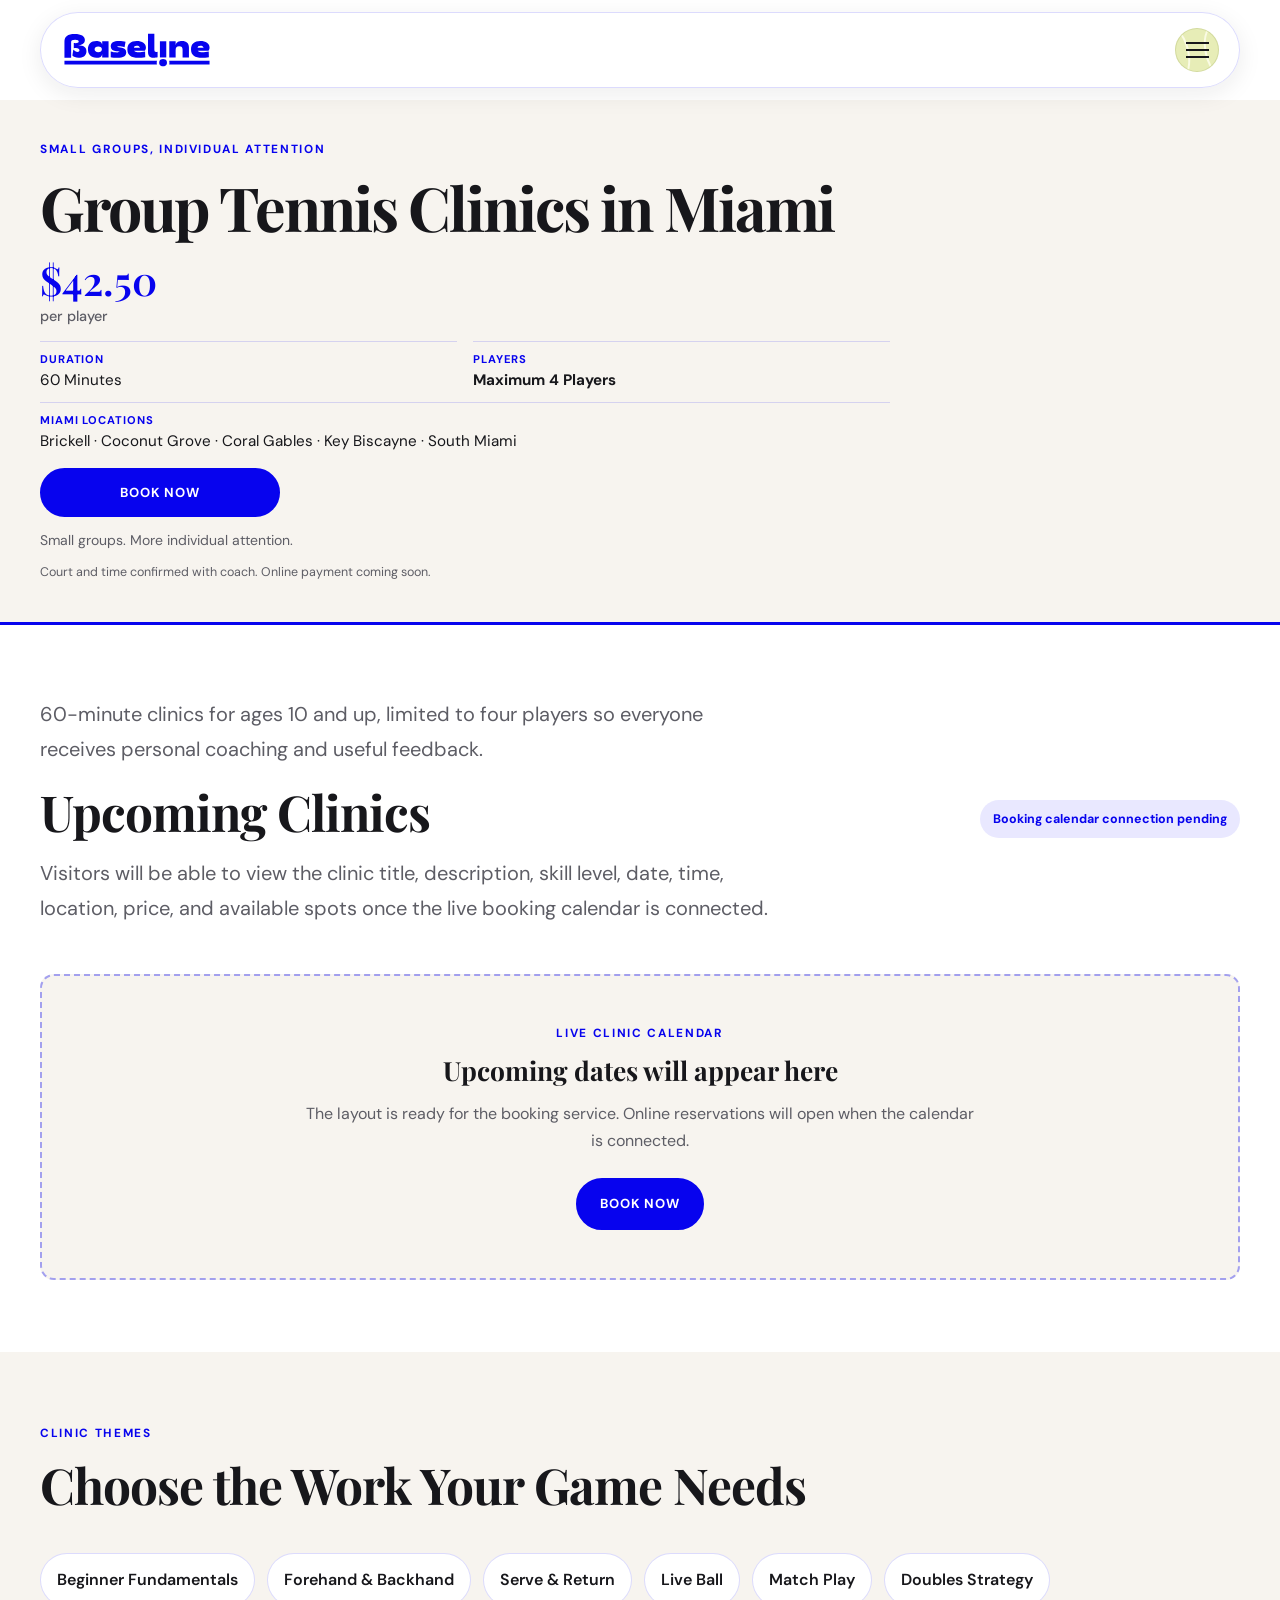
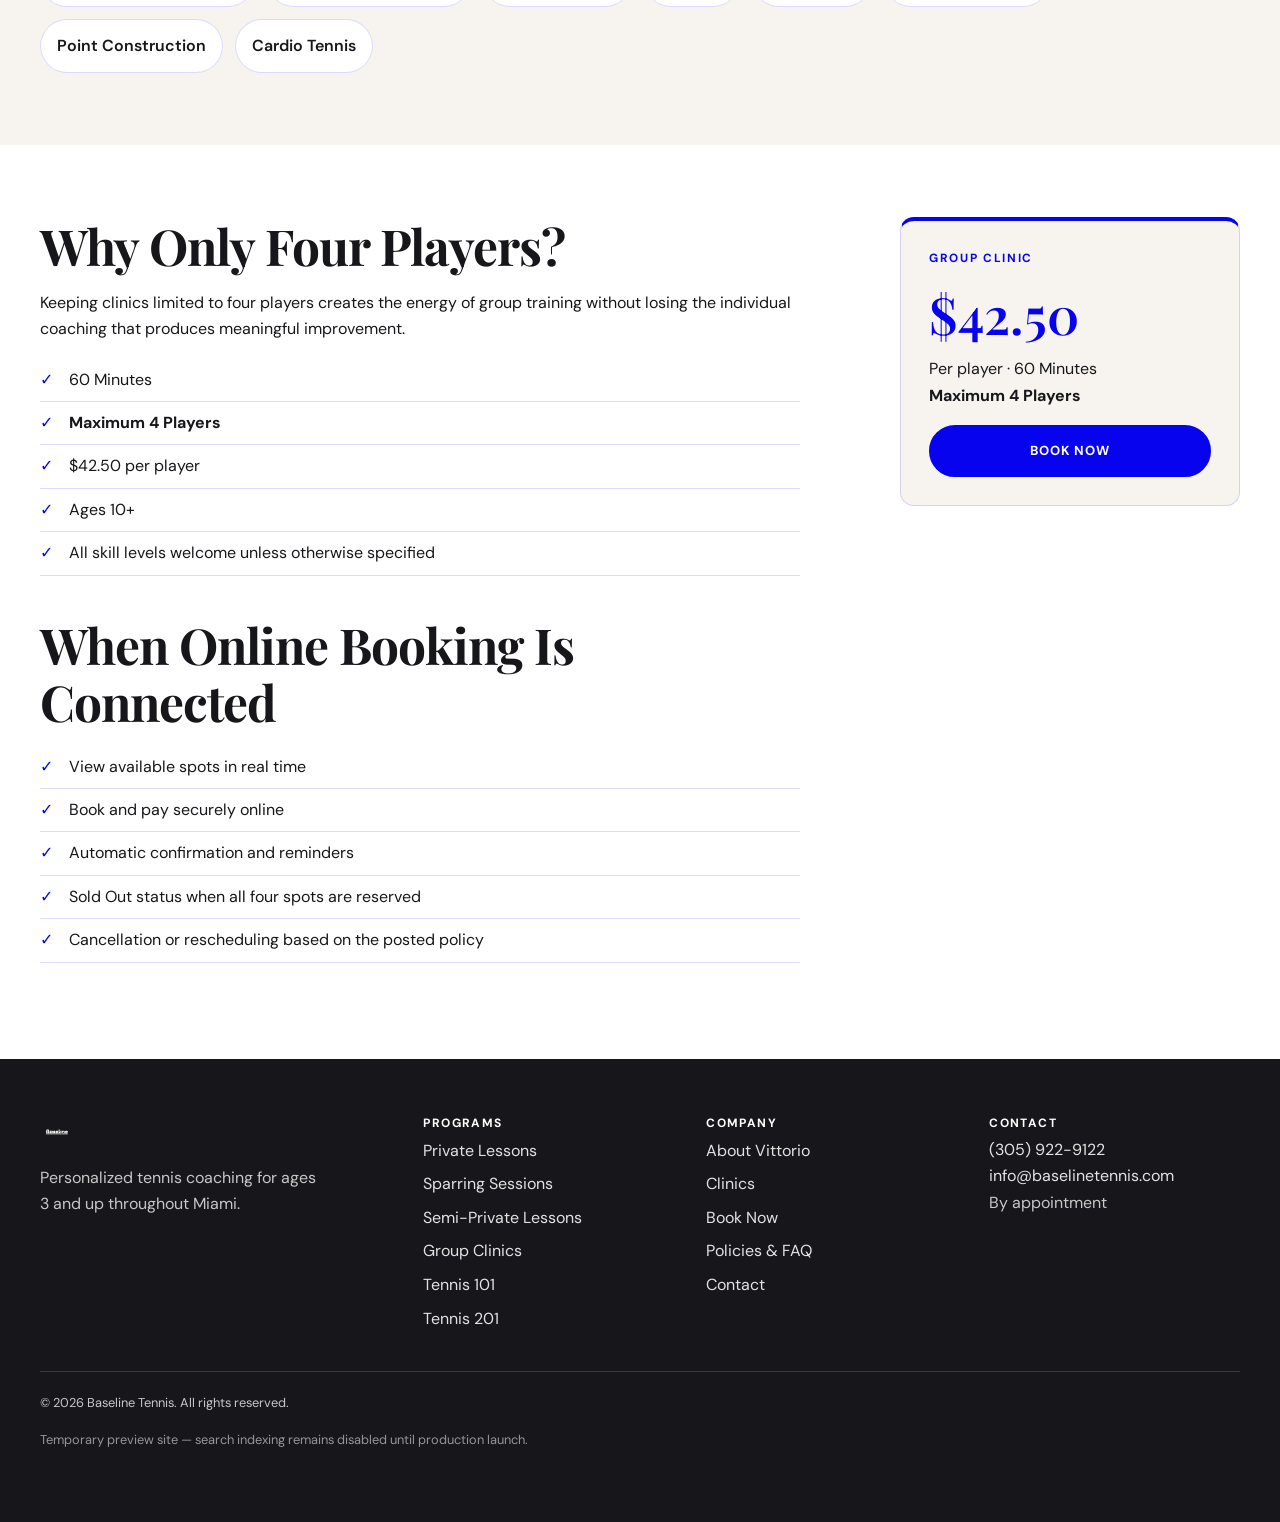
<file: group-clinics.html>
<!DOCTYPE html>
<html lang="en">
<head>
  <meta charset="UTF-8">
  <meta name="viewport" content="width=device-width, initial-scale=1.0">
  <meta name="robots" content="noindex, nofollow">
  <title>Small Group Tennis Clinics Miami | Baseline Tennis</title>
  <meta name="description" content="Browse small group tennis clinics in Miami. 60-minute sessions are limited to four players and cost $42.50 per player.">
  <link rel="canonical" href="https://baselinetennis.com/group-clinics.html">
  <link rel="preconnect" href="https://fonts.googleapis.com">
  <link rel="preconnect" href="https://fonts.gstatic.com" crossorigin>
  <link href="https://fonts.googleapis.com/css2?family=DM+Sans:wght@400;500;600;700&family=Playfair+Display:wght@500;600;700&display=swap" rel="stylesheet">
  <!-- Explicit sharing metadata prevents apps from selecting an on-court photo.
       Update these absolute preview-host URLs when moving to the production domain. -->
  <meta property="og:type" content="website">
  <meta property="og:site_name" content="Baseline Tennis">
  <meta property="og:title" content="Small Group Tennis Clinics Miami | Baseline Tennis">
  <meta property="og:description" content="Browse small group tennis clinics in Miami. 60-minute sessions are limited to four players and cost $42.50 per player.">
  <meta property="og:url" content="https://ronvillela.github.io/baseline-tennis-preview/group-clinics.html">
  <meta property="og:image" content="https://ronvillela.github.io/baseline-tennis-preview/assets/social/baseline-link-preview.png">
  <meta property="og:image:type" content="image/png">
  <meta property="og:image:width" content="1200">
  <meta property="og:image:height" content="630">
  <meta property="og:image:alt" content="Baseline logo in blue on a cream background">
  <meta name="twitter:card" content="summary_large_image">
  <meta name="twitter:title" content="Small Group Tennis Clinics Miami | Baseline Tennis">
  <meta name="twitter:description" content="Browse small group tennis clinics in Miami. 60-minute sessions are limited to four players and cost $42.50 per player.">
  <meta name="twitter:image" content="https://ronvillela.github.io/baseline-tennis-preview/assets/social/baseline-link-preview.png">
  <meta name="twitter:image:alt" content="Baseline logo in blue on a cream background">
  <link rel="icon" href="assets/logos/logo-simplified.svg" type="image/svg+xml">
  <link rel="stylesheet" href="assets/css/base.css?v=20261009-1">
  <!-- Page-specific additions; shared foundations are in base.css. -->
  <style>
/* Purchase essentials come before program details. */
.session-hero {
  padding:1.75rem 0 2rem
}
.session-hero h1 {
  font-size:clamp(2rem,5vw,3.8rem);
  max-width:850px;
  margin-bottom:1rem
}
.session-offer {
  max-width:850px
}
.session-offer__price {
  font:600 2.5rem var(--display);
  color:var(--blue);
  margin:0;
  line-height:1.15
}
.session-offer__price--pending {
  font:700 1.15rem var(--body)
}
.session-offer__unit {
  display:block;
  font:500 .9rem var(--body);
  color:var(--gray);
  margin-top:.25rem
}
.session-facts {
  display:grid;
  grid-template-columns:1fr 1fr;
  gap:.65rem 1rem;
  margin:1rem 0
}
.session-facts div {
  border-top:1px solid var(--line);
  padding-top:.5rem
}
.session-facts dt {
  font-size:.7rem;
  text-transform:uppercase;
  letter-spacing:.08em;
  font-weight:700;
  color:var(--blue)
}
.session-facts dd {
  margin:0;
  font-size:.95rem;
  line-height:1.5
}
.session-facts .session-facts__locations {
  grid-column:1/-1
}
.session-offer .btn {
  width:100%;
  min-height:48px
}
.session-offer__note {
  font-size:.78rem;
  color:var(--gray);
  margin:.65rem 0 0;
  line-height:1.5
}
@media(min-width:700px) {
  .session-hero {
    padding:2.5rem 0
  }
  .session-offer .btn {
    width:auto;
    min-width:240px
  }
}
  </style>

<link rel="stylesheet" href="assets/css/actions.css?v=20261009-2">
<link rel="stylesheet" href="assets/css/header.css?v=20261004-4">
</head>
<body>

<a class="skip-link" href="#main">Skip to main content</a>
<header class="site-header">
  <div class="container site-header__inner">
    <a class="site-logo" href="index.html" aria-label="Baseline Tennis home"><img class="site-logo__image" src="assets/logos/logo-principal-header.svg" alt="Baseline Tennis" width="220" height="58" onerror="this.hidden=true;this.nextElementSibling.hidden=false"><span class="wordmark" hidden>Baseline <strong>Tennis</strong></span></a>
    <button type="button" class="nav-toggle" aria-expanded="false" aria-controls="site-nav" aria-label="Open menu"><span></span><span></span><span></span></button>
    <nav class="site-nav" id="site-nav" aria-label="Main navigation">
      <ul class="nav-list">
        <li><a href="index.html">Home</a></li>
        <li class="has-submenu">
          <button type="button" class="nav-submenu-toggle" aria-expanded="false" aria-controls="programs-menu" data-current="true">Programs</button>
          <ul class="nav-submenu" id="programs-menu"><li><a href="private-lessons.html">Private Lessons</a></li>
<li><a href="sparring-sessions.html">Sparring Sessions</a></li>
<li><a href="semi-private-lessons.html">Semi-Private Lessons</a></li>
<li><a href="group-clinics.html" aria-current="page">Group Clinics</a></li>
<li><a href="tennis-101.html">Tennis 101</a></li>
<li><a href="tennis-201.html">Tennis 201</a></li></ul>
        </li>
        <li><a href="about.html">About</a></li>
        <li><a href="group-clinics.html" aria-current="page">Clinics</a></li>
        <li><a href="policies.html">Policies</a></li>
        <li><a href="contact.html">Contact</a></li>
      </ul>
      <div class="header-sections" aria-labelledby="header-sections-label">
        <p id="header-sections-label" class="header-sections-label">Explore Baseline</p>
        <ul class="header-section-links">
          <li><a href="index.html#rates">Lessons &amp; Pricing</a></li>
          <li><a href="index.html#locations">Miami Locations</a></li>
          <li><a href="index.html#meet-your-coach">Meet Your Coach</a></li>
          <li><a href="index.html#on-court">Photos &amp; Video</a></li>
          <li><a href="index.html#why-baseline">Why Baseline</a></li>
        </ul>
      </div>
      <a class="btn btn--primary header-cta" href="booking.html">Book Now</a>
    </nav>
  </div>
</header>
<main id="main"><section class="page-hero session-hero"><div class="container"><span class="eyebrow">Small Groups, Individual Attention</span><h1>Group Tennis Clinics in Miami</h1><div class="session-offer"><p class="session-offer__price">$42.50<span class="session-offer__unit">per player</span></p>
<dl class="session-facts"><div><dt>Duration</dt><dd>60 Minutes</dd></div><div><dt>Players</dt><dd><strong>Maximum 4 Players</strong></dd></div><div class="session-facts__locations"><dt>Miami locations</dt><dd>Brickell · Coconut Grove · Coral Gables · Key Biscayne · South Miami</dd></div></dl>
<a class="btn btn--primary" href="booking.html?program=clinics#booking-pending" data-booking="clinics">Book Now</a>
<p class="small" style="margin:.75rem 0 0">Small groups. More individual attention.</p><p class="session-offer__note">Court and time confirmed with coach. Online payment coming soon.</p></div></div></section>
<section class="section"><div class="container"><div class="clinic-intro" id="clinic-availability" style="scroll-margin-top:calc(var(--header) + 1rem)"><div><p class="lead">60-minute clinics for ages 10 and up, limited to four players so everyone receives personal coaching and useful feedback.</p><h2>Upcoming Clinics</h2><p class="lead">Visitors will be able to view the clinic title, description, skill level, date, time, location, price, and available spots once the live booking calendar is connected.</p></div><div class="status-badge">Booking calendar connection pending</div></div><div class="clinic-calendar-placeholder"><span class="eyebrow">Live Clinic Calendar</span><h3>Upcoming dates will appear here</h3><p>The layout is ready for the booking service. Online reservations will open when the calendar is connected.</p><a class="btn btn--primary" href="booking.html?program=clinics#booking-pending" data-booking="clinics">Book Now</a></div></div></section>
<section class="section section--cream"><div class="container"><div class="section-title"><span class="eyebrow">Clinic Themes</span><h2>Choose the Work Your Game Needs</h2></div><div class="theme-grid"><span>Beginner Fundamentals</span><span>Forehand &amp; Backhand</span><span>Serve &amp; Return</span><span>Live Ball</span><span>Match Play</span><span>Doubles Strategy</span><span>Point Construction</span><span>Cardio Tennis</span></div></div></section>
<section class="section"><div class="container detail-layout"><div class="content-block"><h2>Why Only Four Players?</h2><p>Keeping clinics limited to four players creates the energy of group training without losing the individual coaching that produces meaningful improvement.</p><ul class="check-list"><li>60 Minutes</li><li><strong>Maximum 4 Players</strong></li><li>$42.50 per player</li><li>Ages 10+</li><li>All skill levels welcome unless otherwise specified</li></ul><h2>When Online Booking Is Connected</h2><ul class="check-list"><li>View available spots in real time</li><li>Book and pay securely online</li><li>Automatic confirmation and reminders</li><li>Sold Out status when all four spots are reserved</li><li>Cancellation or rescheduling based on the posted policy</li></ul></div><aside class="booking-card"><span class="eyebrow">Group Clinic</span><p class="price">$42.50</p><p>Per player · 60 Minutes<br><strong>Maximum 4 Players</strong></p><a class="btn btn--primary btn--block" href="booking.html?program=clinics#booking-pending" data-booking="clinics">Book Now</a></aside></div></section>
</main>

<footer class="site-footer">
  <div class="container footer-grid">
    <div class="footer-brand"><a href="index.html" aria-label="Baseline Tennis home"><img class="footer-logo" src="assets/logos/logo-principal.svg" alt="Baseline Tennis" width="220" height="58" onerror="this.hidden=true;this.nextElementSibling.hidden=false"><span class="wordmark" hidden>Baseline <strong>Tennis</strong></span></a><p>Personalized tennis coaching for ages 3 and up throughout Miami.</p></div>
    <nav class="footer-nav" aria-label="Programs"><h3>Programs</h3><ul><li><a href="private-lessons.html">Private Lessons</a></li>
<li><a href="sparring-sessions.html">Sparring Sessions</a></li>
<li><a href="semi-private-lessons.html">Semi-Private Lessons</a></li>
<li><a href="group-clinics.html">Group Clinics</a></li>
<li><a href="tennis-101.html">Tennis 101</a></li>
<li><a href="tennis-201.html">Tennis 201</a></li></ul></nav>
    <nav class="footer-nav" aria-label="Company"><h3>Company</h3><ul><li><a href="about.html">About Vittorio</a></li><li><a href="group-clinics.html">Clinics</a></li><li><a href="booking.html">Book Now</a></li><li><a href="policies.html">Policies &amp; FAQ</a></li><li><a href="contact.html">Contact</a></li></ul></nav>
    <div class="footer-contact"><h3>Contact</h3><p><a href="tel:+13059229122">(305) 922-9122</a><br><a href="mailto:info@baselinetennis.com">info@baselinetennis.com</a><br>By appointment</p></div>
  </div>
  <div class="container footer-bottom"><p>&copy; 2026 Baseline Tennis. All rights reserved.</p><p class="preview-note">Temporary preview site — search indexing remains disabled until production launch.</p></div>
</footer>
<nav class="mobile-bar" aria-label="Quick actions">
  <a class="mobile-bar__book" href="booking.html">Book Now</a>
  <a href="tel:+13059229122">Call</a>
  <a href="sms:+13059229122">Text</a>
</nav>
<script src="assets/js/booking-config.js?v=20261009-2"></script>
<script src="assets/js/booking.js?v=20261009-2"></script>
<script src="assets/js/navigation.js?v=20261009-1"></script>
</body>
</html>
</file>
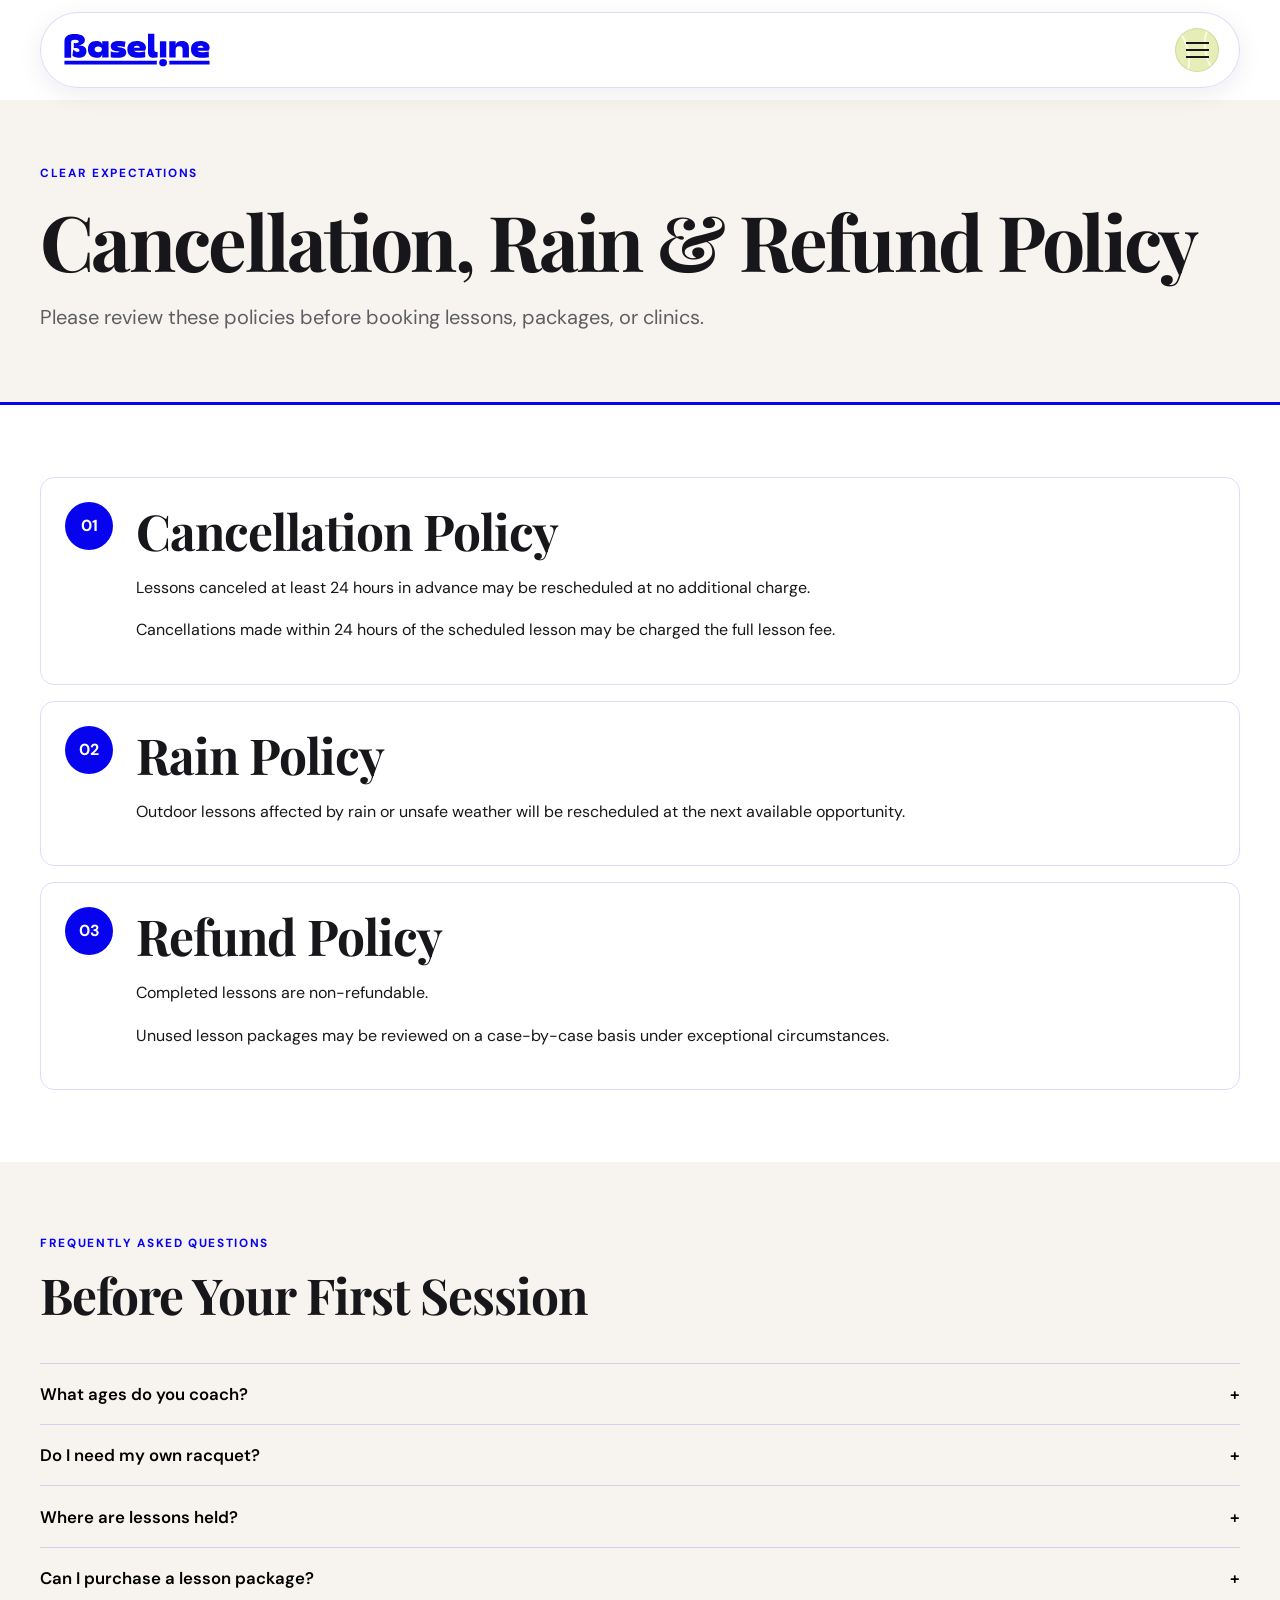
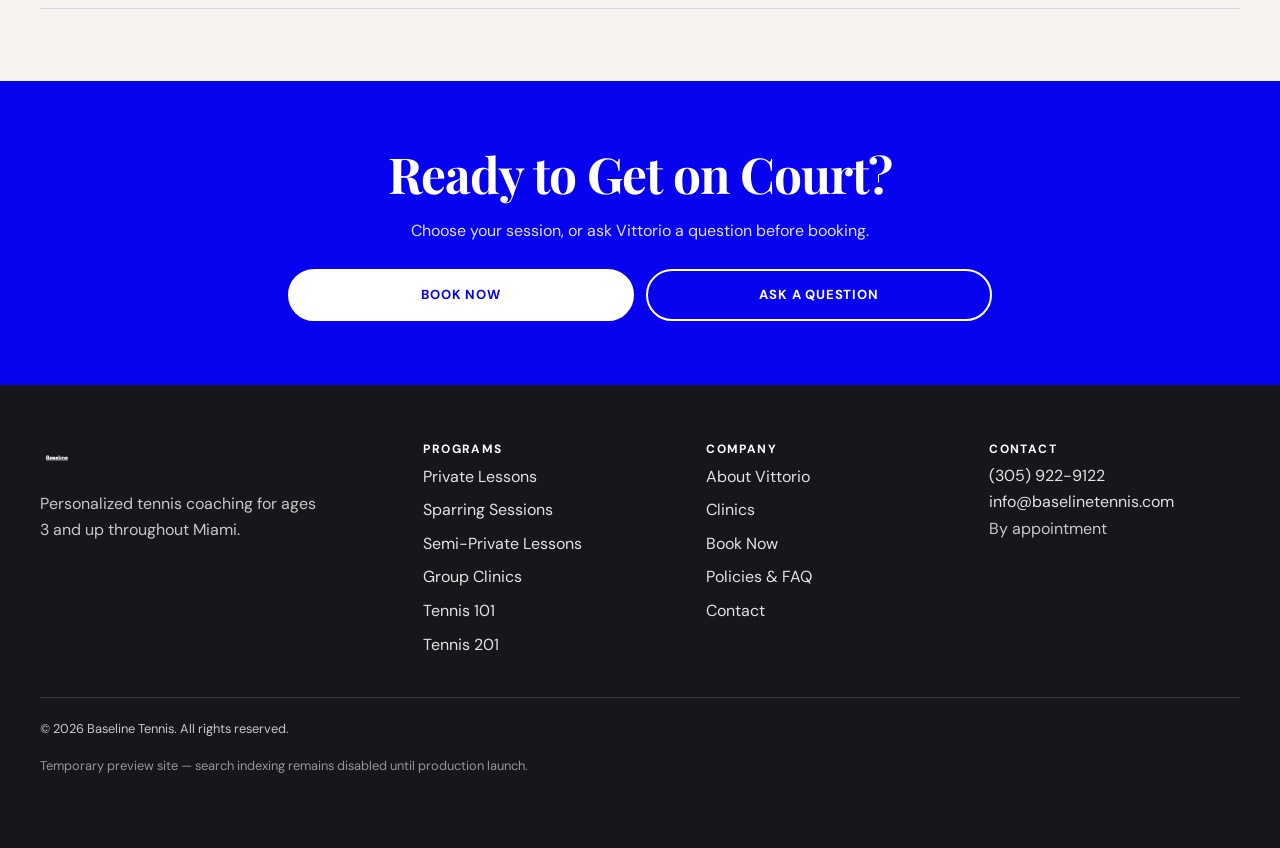
<file: policies.html>
<!DOCTYPE html>
<html lang="en">
<head>
  <meta charset="UTF-8">
  <meta name="viewport" content="width=device-width, initial-scale=1.0">
  <meta name="robots" content="noindex, nofollow">
  <title>Tennis Lesson Policies | Baseline Tennis Miami</title>
  <meta name="description" content="Read the cancellation, rain, refund, package, and equipment policies for Baseline Tennis lessons and clinics in Miami.">
  <link rel="canonical" href="https://baselinetennis.com/policies.html">
  <link rel="preconnect" href="https://fonts.googleapis.com">
  <link rel="preconnect" href="https://fonts.gstatic.com" crossorigin>
  <link href="https://fonts.googleapis.com/css2?family=DM+Sans:wght@400;500;600;700&family=Playfair+Display:wght@500;600;700&display=swap" rel="stylesheet">
  <!-- Explicit sharing metadata prevents apps from selecting an on-court photo.
       Update these absolute preview-host URLs when moving to the production domain. -->
  <meta property="og:type" content="website">
  <meta property="og:site_name" content="Baseline Tennis">
  <meta property="og:title" content="Tennis Lesson Policies | Baseline Tennis Miami">
  <meta property="og:description" content="Read the cancellation, rain, refund, package, and equipment policies for Baseline Tennis lessons and clinics in Miami.">
  <meta property="og:url" content="https://ronvillela.github.io/baseline-tennis-preview/policies.html">
  <meta property="og:image" content="https://ronvillela.github.io/baseline-tennis-preview/assets/social/baseline-link-preview.png">
  <meta property="og:image:type" content="image/png">
  <meta property="og:image:width" content="1200">
  <meta property="og:image:height" content="630">
  <meta property="og:image:alt" content="Baseline logo in blue on a cream background">
  <meta name="twitter:card" content="summary_large_image">
  <meta name="twitter:title" content="Tennis Lesson Policies | Baseline Tennis Miami">
  <meta name="twitter:description" content="Read the cancellation, rain, refund, package, and equipment policies for Baseline Tennis lessons and clinics in Miami.">
  <meta name="twitter:image" content="https://ronvillela.github.io/baseline-tennis-preview/assets/social/baseline-link-preview.png">
  <meta name="twitter:image:alt" content="Baseline logo in blue on a cream background">
  <link rel="icon" href="assets/logos/logo-simplified.svg" type="image/svg+xml">
  <link rel="stylesheet" href="assets/css/base.css?v=20261009-1">
  
<link rel="stylesheet" href="assets/css/actions.css?v=20261009-2">
<link rel="stylesheet" href="assets/css/header.css?v=20261004-4">
</head>
<body>

<a class="skip-link" href="#main">Skip to main content</a>
<header class="site-header">
  <div class="container site-header__inner">
    <a class="site-logo" href="index.html" aria-label="Baseline Tennis home"><img class="site-logo__image" src="assets/logos/logo-principal-header.svg" alt="Baseline Tennis" width="220" height="58" onerror="this.hidden=true;this.nextElementSibling.hidden=false"><span class="wordmark" hidden>Baseline <strong>Tennis</strong></span></a>
    <button type="button" class="nav-toggle" aria-expanded="false" aria-controls="site-nav" aria-label="Open menu"><span></span><span></span><span></span></button>
    <nav class="site-nav" id="site-nav" aria-label="Main navigation">
      <ul class="nav-list">
        <li><a href="index.html">Home</a></li>
        <li class="has-submenu">
          <button type="button" class="nav-submenu-toggle" aria-expanded="false" aria-controls="programs-menu">Programs</button>
          <ul class="nav-submenu" id="programs-menu"><li><a href="private-lessons.html">Private Lessons</a></li>
<li><a href="sparring-sessions.html">Sparring Sessions</a></li>
<li><a href="semi-private-lessons.html">Semi-Private Lessons</a></li>
<li><a href="group-clinics.html">Group Clinics</a></li>
<li><a href="tennis-101.html">Tennis 101</a></li>
<li><a href="tennis-201.html">Tennis 201</a></li></ul>
        </li>
        <li><a href="about.html">About</a></li>
        <li><a href="group-clinics.html">Clinics</a></li>
        <li><a href="policies.html" aria-current="page">Policies</a></li>
        <li><a href="contact.html">Contact</a></li>
      </ul>
      <div class="header-sections" aria-labelledby="header-sections-label">
        <p id="header-sections-label" class="header-sections-label">Explore Baseline</p>
        <ul class="header-section-links">
          <li><a href="index.html#rates">Lessons &amp; Pricing</a></li>
          <li><a href="index.html#locations">Miami Locations</a></li>
          <li><a href="index.html#meet-your-coach">Meet Your Coach</a></li>
          <li><a href="index.html#on-court">Photos &amp; Video</a></li>
          <li><a href="index.html#why-baseline">Why Baseline</a></li>
        </ul>
      </div>
      <a class="btn btn--primary header-cta" href="booking.html">Book Now</a>
    </nav>
  </div>
</header>
<main id="main"><section class="page-hero"><div class="container"><span class="eyebrow">Clear Expectations</span><h1>Cancellation, Rain & Refund Policy</h1><p class="lead">Please review these policies before booking lessons, packages, or clinics.</p></div></section>
<section class="section"><div class="container policy-stack"><article><span class="policy-number">01</span><div><h2>Cancellation Policy</h2><p>Lessons canceled at least 24 hours in advance may be rescheduled at no additional charge.</p><p>Cancellations made within 24 hours of the scheduled lesson may be charged the full lesson fee.</p></div></article><article><span class="policy-number">02</span><div><h2>Rain Policy</h2><p>Outdoor lessons affected by rain or unsafe weather will be rescheduled at the next available opportunity.</p></div></article><article><span class="policy-number">03</span><div><h2>Refund Policy</h2><p>Completed lessons are non-refundable.</p><p>Unused lesson packages may be reviewed on a case-by-case basis under exceptional circumstances.</p></div></article></div></section>
<section class="section section--cream"><div class="container"><div class="section-title"><span class="eyebrow">Frequently Asked Questions</span><h2>Before Your First Session</h2></div><div class="faq-list"><article class="faq-item"><button class="faq-question" type="button" aria-expanded="false" aria-controls="faq-answer-1" id="faq-question-1">What ages do you coach?<span>+</span></button><div class="faq-answer" id="faq-answer-1" role="region" aria-labelledby="faq-question-1"><p>Baseline Tennis offers lessons for players ages 3 and up, including Red Ball, Orange Ball, Green Ball, junior development, adults, and competitive players.</p></div></article><article class="faq-item"><button class="faq-question" type="button" aria-expanded="false" aria-controls="faq-answer-2" id="faq-question-2">Do I need my own racquet?<span>+</span></button><div class="faq-answer" id="faq-answer-2" role="region" aria-labelledby="faq-question-2"><p>No. Complimentary loaner racquets are available for first-time students and beginners.</p></div></article><article class="faq-item"><button class="faq-question" type="button" aria-expanded="false" aria-controls="faq-answer-3" id="faq-question-3">Where are lessons held?<span>+</span></button><div class="faq-answer" id="faq-answer-3" role="region" aria-labelledby="faq-question-3"><p>Lessons are offered throughout the listed Miami neighborhoods at an agreed court. Other locations may be available upon request.</p></div></article><article class="faq-item"><button class="faq-question" type="button" aria-expanded="false" aria-controls="faq-answer-4" id="faq-question-4">Can I purchase a lesson package?<span>+</span></button><div class="faq-answer" id="faq-answer-4" role="region" aria-labelledby="faq-question-4"><p>The 10-lesson package is $850 ($85 per lesson), saving $100 compared with 10 single lessons at $95 each. Contact the coach to arrange your package.</p></div></article></div></div></section>
<section class="cta-band"><div class="container"><h2>Ready to Get on Court?</h2><p>Choose your session, or ask Vittorio a question before booking.</p><div class="button-row button-row--center"><a class="btn btn--white" href="booking.html">Book Now</a><a class="btn btn--outline-white" href="contact.html">Ask a Question</a></div></div></section></main>

<footer class="site-footer">
  <div class="container footer-grid">
    <div class="footer-brand"><a href="index.html" aria-label="Baseline Tennis home"><img class="footer-logo" src="assets/logos/logo-principal.svg" alt="Baseline Tennis" width="220" height="58" onerror="this.hidden=true;this.nextElementSibling.hidden=false"><span class="wordmark" hidden>Baseline <strong>Tennis</strong></span></a><p>Personalized tennis coaching for ages 3 and up throughout Miami.</p></div>
    <nav class="footer-nav" aria-label="Programs"><h3>Programs</h3><ul><li><a href="private-lessons.html">Private Lessons</a></li>
<li><a href="sparring-sessions.html">Sparring Sessions</a></li>
<li><a href="semi-private-lessons.html">Semi-Private Lessons</a></li>
<li><a href="group-clinics.html">Group Clinics</a></li>
<li><a href="tennis-101.html">Tennis 101</a></li>
<li><a href="tennis-201.html">Tennis 201</a></li></ul></nav>
    <nav class="footer-nav" aria-label="Company"><h3>Company</h3><ul><li><a href="about.html">About Vittorio</a></li><li><a href="group-clinics.html">Clinics</a></li><li><a href="booking.html">Book Now</a></li><li><a href="policies.html">Policies &amp; FAQ</a></li><li><a href="contact.html">Contact</a></li></ul></nav>
    <div class="footer-contact"><h3>Contact</h3><p><a href="tel:+13059229122">(305) 922-9122</a><br><a href="mailto:info@baselinetennis.com">info@baselinetennis.com</a><br>By appointment</p></div>
  </div>
  <div class="container footer-bottom"><p>&copy; 2026 Baseline Tennis. All rights reserved.</p><p class="preview-note">Temporary preview site — search indexing remains disabled until production launch.</p></div>
</footer>
<nav class="mobile-bar" aria-label="Quick actions">
  <a class="mobile-bar__book" href="booking.html">Book Now</a>
  <a href="tel:+13059229122">Call</a>
  <a href="sms:+13059229122">Text</a>
</nav>
<script src="assets/js/booking-config.js?v=20261009-2"></script>
<script src="assets/js/booking.js?v=20261009-2"></script>
<script src="assets/js/navigation.js?v=20261009-1"></script>
</body>
</html>
</file>
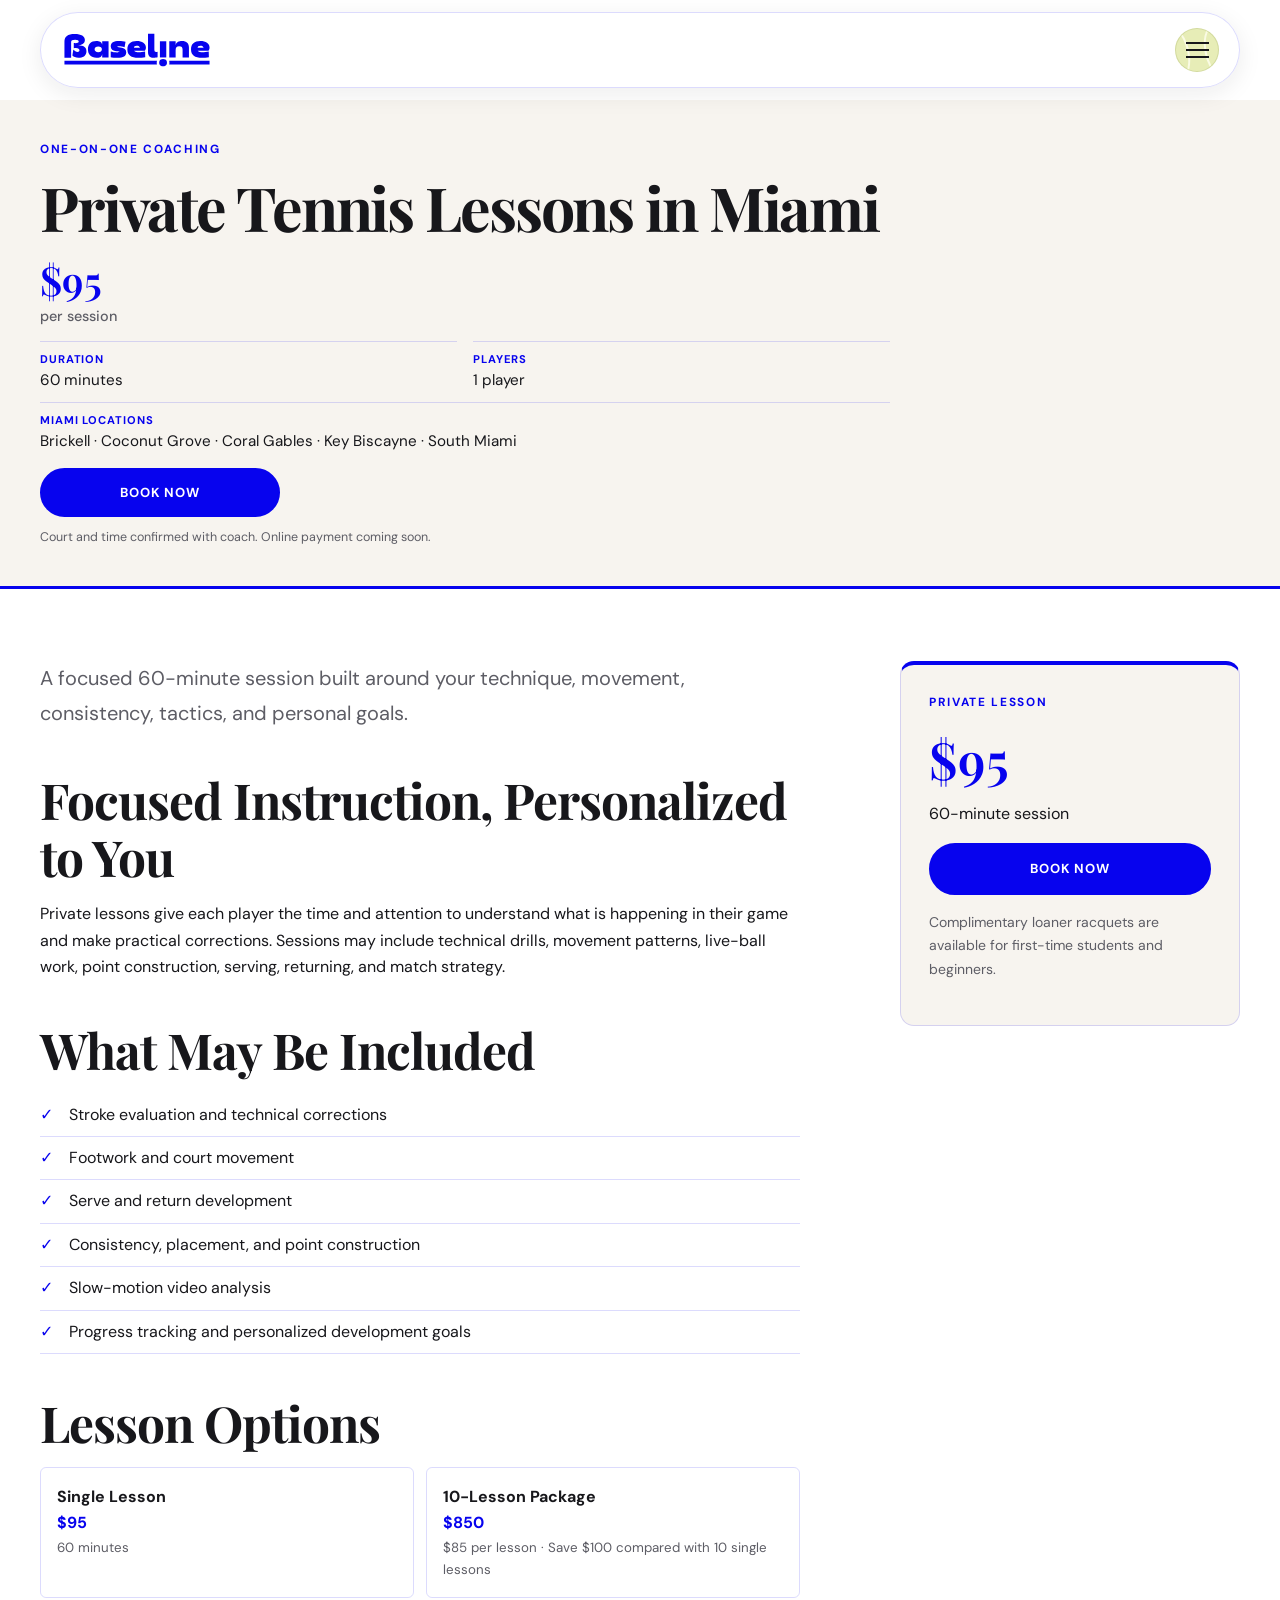
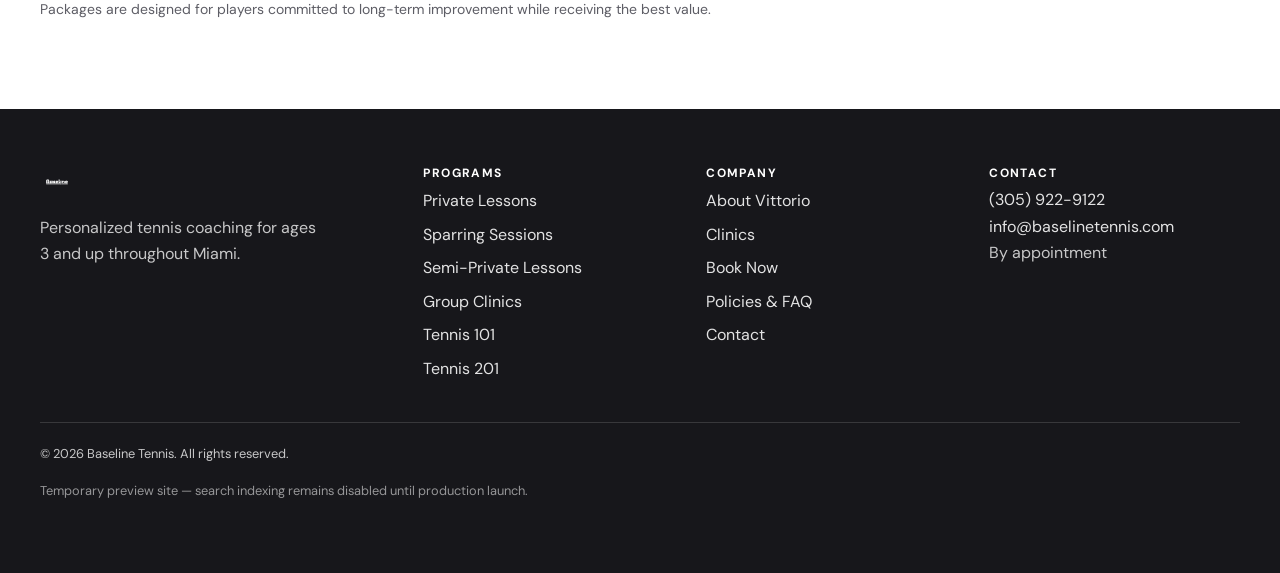
<file: private-lessons.html>
<!DOCTYPE html>
<html lang="en">
<head>
  <meta charset="UTF-8">
  <meta name="viewport" content="width=device-width, initial-scale=1.0">
  <meta name="robots" content="noindex, nofollow">
  <title>Private Tennis Lessons in Miami | Baseline Tennis</title>
  <meta name="description" content="Book a 60-minute private tennis lesson in Miami for $95, with personalized instruction, video feedback, and progress tracking.">
  <link rel="canonical" href="https://baselinetennis.com/private-lessons.html">
  <link rel="preconnect" href="https://fonts.googleapis.com">
  <link rel="preconnect" href="https://fonts.gstatic.com" crossorigin>
  <link href="https://fonts.googleapis.com/css2?family=DM+Sans:wght@400;500;600;700&family=Playfair+Display:wght@500;600;700&display=swap" rel="stylesheet">
  <!-- Explicit sharing metadata prevents apps from selecting an on-court photo.
       Update these absolute preview-host URLs when moving to the production domain. -->
  <meta property="og:type" content="website">
  <meta property="og:site_name" content="Baseline Tennis">
  <meta property="og:title" content="Private Tennis Lessons in Miami | Baseline Tennis">
  <meta property="og:description" content="Book a 60-minute private tennis lesson in Miami for $95, with personalized instruction, video feedback, and progress tracking.">
  <meta property="og:url" content="https://ronvillela.github.io/baseline-tennis-preview/private-lessons.html">
  <meta property="og:image" content="https://ronvillela.github.io/baseline-tennis-preview/assets/social/baseline-link-preview.png">
  <meta property="og:image:type" content="image/png">
  <meta property="og:image:width" content="1200">
  <meta property="og:image:height" content="630">
  <meta property="og:image:alt" content="Baseline logo in blue on a cream background">
  <meta name="twitter:card" content="summary_large_image">
  <meta name="twitter:title" content="Private Tennis Lessons in Miami | Baseline Tennis">
  <meta name="twitter:description" content="Book a 60-minute private tennis lesson in Miami for $95, with personalized instruction, video feedback, and progress tracking.">
  <meta name="twitter:image" content="https://ronvillela.github.io/baseline-tennis-preview/assets/social/baseline-link-preview.png">
  <meta name="twitter:image:alt" content="Baseline logo in blue on a cream background">
  <link rel="icon" href="assets/logos/logo-simplified.svg" type="image/svg+xml">
  <link rel="stylesheet" href="assets/css/base.css?v=20261009-1">
  <!-- Page-specific additions; shared foundations are in base.css. -->
  <style>
/* Purchase essentials come before program details. */
.session-hero {
  padding:1.75rem 0 2rem
}
.session-hero h1 {
  font-size:clamp(2rem,5vw,3.8rem);
  max-width:850px;
  margin-bottom:1rem
}
.session-offer {
  max-width:850px
}
.session-offer__price {
  font:600 2.5rem var(--display);
  color:var(--blue);
  margin:0;
  line-height:1.15
}
.session-offer__price--pending {
  font:700 1.15rem var(--body)
}
.session-offer__unit {
  display:block;
  font:500 .9rem var(--body);
  color:var(--gray);
  margin-top:.25rem
}
.session-facts {
  display:grid;
  grid-template-columns:1fr 1fr;
  gap:.65rem 1rem;
  margin:1rem 0
}
.session-facts div {
  border-top:1px solid var(--line);
  padding-top:.5rem
}
.session-facts dt {
  font-size:.7rem;
  text-transform:uppercase;
  letter-spacing:.08em;
  font-weight:700;
  color:var(--blue)
}
.session-facts dd {
  margin:0;
  font-size:.95rem;
  line-height:1.5
}
.session-facts .session-facts__locations {
  grid-column:1/-1
}
.session-offer .btn {
  width:100%;
  min-height:48px
}
.session-offer__note {
  font-size:.78rem;
  color:var(--gray);
  margin:.65rem 0 0;
  line-height:1.5
}
@media(min-width:700px) {
  .session-hero {
    padding:2.5rem 0
  }
  .session-offer .btn {
    width:auto;
    min-width:240px
  }
}
@media(min-width:700px) {
  .inline-pricing {
    grid-template-columns:repeat(2,1fr)
  }
}
  </style>

<link rel="stylesheet" href="assets/css/actions.css?v=20261009-2">
<link rel="stylesheet" href="assets/css/header.css?v=20261004-4">
</head>
<body>

<a class="skip-link" href="#main">Skip to main content</a>
<header class="site-header">
  <div class="container site-header__inner">
    <a class="site-logo" href="index.html" aria-label="Baseline Tennis home"><img class="site-logo__image" src="assets/logos/logo-principal-header.svg" alt="Baseline Tennis" width="220" height="58" onerror="this.hidden=true;this.nextElementSibling.hidden=false"><span class="wordmark" hidden>Baseline <strong>Tennis</strong></span></a>
    <button type="button" class="nav-toggle" aria-expanded="false" aria-controls="site-nav" aria-label="Open menu"><span></span><span></span><span></span></button>
    <nav class="site-nav" id="site-nav" aria-label="Main navigation">
      <ul class="nav-list">
        <li><a href="index.html">Home</a></li>
        <li class="has-submenu">
          <button type="button" class="nav-submenu-toggle" aria-expanded="false" aria-controls="programs-menu" data-current="true">Programs</button>
          <ul class="nav-submenu" id="programs-menu"><li><a href="private-lessons.html" aria-current="page">Private Lessons</a></li>
<li><a href="sparring-sessions.html">Sparring Sessions</a></li>
<li><a href="semi-private-lessons.html">Semi-Private Lessons</a></li>
<li><a href="group-clinics.html">Group Clinics</a></li>
<li><a href="tennis-101.html">Tennis 101</a></li>
<li><a href="tennis-201.html">Tennis 201</a></li></ul>
        </li>
        <li><a href="about.html">About</a></li>
        <li><a href="group-clinics.html">Clinics</a></li>
        <li><a href="policies.html">Policies</a></li>
        <li><a href="contact.html">Contact</a></li>
      </ul>
      <div class="header-sections" aria-labelledby="header-sections-label">
        <p id="header-sections-label" class="header-sections-label">Explore Baseline</p>
        <ul class="header-section-links">
          <li><a href="index.html#rates">Lessons &amp; Pricing</a></li>
          <li><a href="index.html#locations">Miami Locations</a></li>
          <li><a href="index.html#meet-your-coach">Meet Your Coach</a></li>
          <li><a href="index.html#on-court">Photos &amp; Video</a></li>
          <li><a href="index.html#why-baseline">Why Baseline</a></li>
        </ul>
      </div>
      <a class="btn btn--primary header-cta" href="booking.html">Book Now</a>
    </nav>
  </div>
</header>
<main id="main"><section class="page-hero session-hero"><div class="container"><span class="eyebrow">One-on-One Coaching</span><h1>Private Tennis Lessons in Miami</h1><div class="session-offer"><p class="session-offer__price">$95<span class="session-offer__unit">per session</span></p>
<dl class="session-facts"><div><dt>Duration</dt><dd>60 minutes</dd></div><div><dt>Players</dt><dd>1 player</dd></div><div class="session-facts__locations"><dt>Miami locations</dt><dd>Brickell · Coconut Grove · Coral Gables · Key Biscayne · South Miami</dd></div></dl>
<a class="btn btn--primary" href="booking.html?program=private#booking-pending" data-booking="private">Book Now</a>
<p class="session-offer__note">Court and time confirmed with coach. Online payment coming soon.</p></div></div></section>
<section class="section"><div class="container detail-layout"><div class="content-block"><p class="lead">A focused 60-minute session built around your technique, movement, consistency, tactics, and personal goals.</p><h2>Focused Instruction, Personalized to You</h2><p>Private lessons give each player the time and attention to understand what is happening in their game and make practical corrections. Sessions may include technical drills, movement patterns, live-ball work, point construction, serving, returning, and match strategy.</p><h2>What May Be Included</h2><ul class="check-list"><li>Stroke evaluation and technical corrections</li><li>Footwork and court movement</li><li>Serve and return development</li><li>Consistency, placement, and point construction</li><li>Slow-motion video analysis</li><li>Progress tracking and personalized development goals</li></ul><h2 id="lesson-options" style="scroll-margin-top:calc(var(--header) + 1rem)">Lesson Options</h2><div class="inline-pricing"><div><strong>Single Lesson</strong><span>$95</span><small>60 minutes</small></div><div><strong>10-Lesson Package</strong><span>$850</span><small>$85 per lesson · Save $100 compared with 10 single lessons</small></div></div><p class="small">Packages are designed for players committed to long-term improvement while receiving the best value.</p></div><aside class="booking-card"><span class="eyebrow">Private Lesson</span><p class="price">$95</p><p>60-minute session</p><a class="btn btn--primary btn--block" href="booking.html?program=private#booking-pending" data-booking="private">Book Now</a><p class="small">Complimentary loaner racquets are available for first-time students and beginners.</p></aside></div></section>
</main>

<footer class="site-footer">
  <div class="container footer-grid">
    <div class="footer-brand"><a href="index.html" aria-label="Baseline Tennis home"><img class="footer-logo" src="assets/logos/logo-principal.svg" alt="Baseline Tennis" width="220" height="58" onerror="this.hidden=true;this.nextElementSibling.hidden=false"><span class="wordmark" hidden>Baseline <strong>Tennis</strong></span></a><p>Personalized tennis coaching for ages 3 and up throughout Miami.</p></div>
    <nav class="footer-nav" aria-label="Programs"><h3>Programs</h3><ul><li><a href="private-lessons.html">Private Lessons</a></li>
<li><a href="sparring-sessions.html">Sparring Sessions</a></li>
<li><a href="semi-private-lessons.html">Semi-Private Lessons</a></li>
<li><a href="group-clinics.html">Group Clinics</a></li>
<li><a href="tennis-101.html">Tennis 101</a></li>
<li><a href="tennis-201.html">Tennis 201</a></li></ul></nav>
    <nav class="footer-nav" aria-label="Company"><h3>Company</h3><ul><li><a href="about.html">About Vittorio</a></li><li><a href="group-clinics.html">Clinics</a></li><li><a href="booking.html">Book Now</a></li><li><a href="policies.html">Policies &amp; FAQ</a></li><li><a href="contact.html">Contact</a></li></ul></nav>
    <div class="footer-contact"><h3>Contact</h3><p><a href="tel:+13059229122">(305) 922-9122</a><br><a href="mailto:info@baselinetennis.com">info@baselinetennis.com</a><br>By appointment</p></div>
  </div>
  <div class="container footer-bottom"><p>&copy; 2026 Baseline Tennis. All rights reserved.</p><p class="preview-note">Temporary preview site — search indexing remains disabled until production launch.</p></div>
</footer>
<nav class="mobile-bar" aria-label="Quick actions">
  <a class="mobile-bar__book" href="booking.html">Book Now</a>
  <a href="tel:+13059229122">Call</a>
  <a href="sms:+13059229122">Text</a>
</nav>
<script src="assets/js/booking-config.js?v=20261009-2"></script>
<script src="assets/js/booking.js?v=20261009-2"></script>
<script src="assets/js/navigation.js?v=20261009-1"></script>
</body>
</html>
</file>
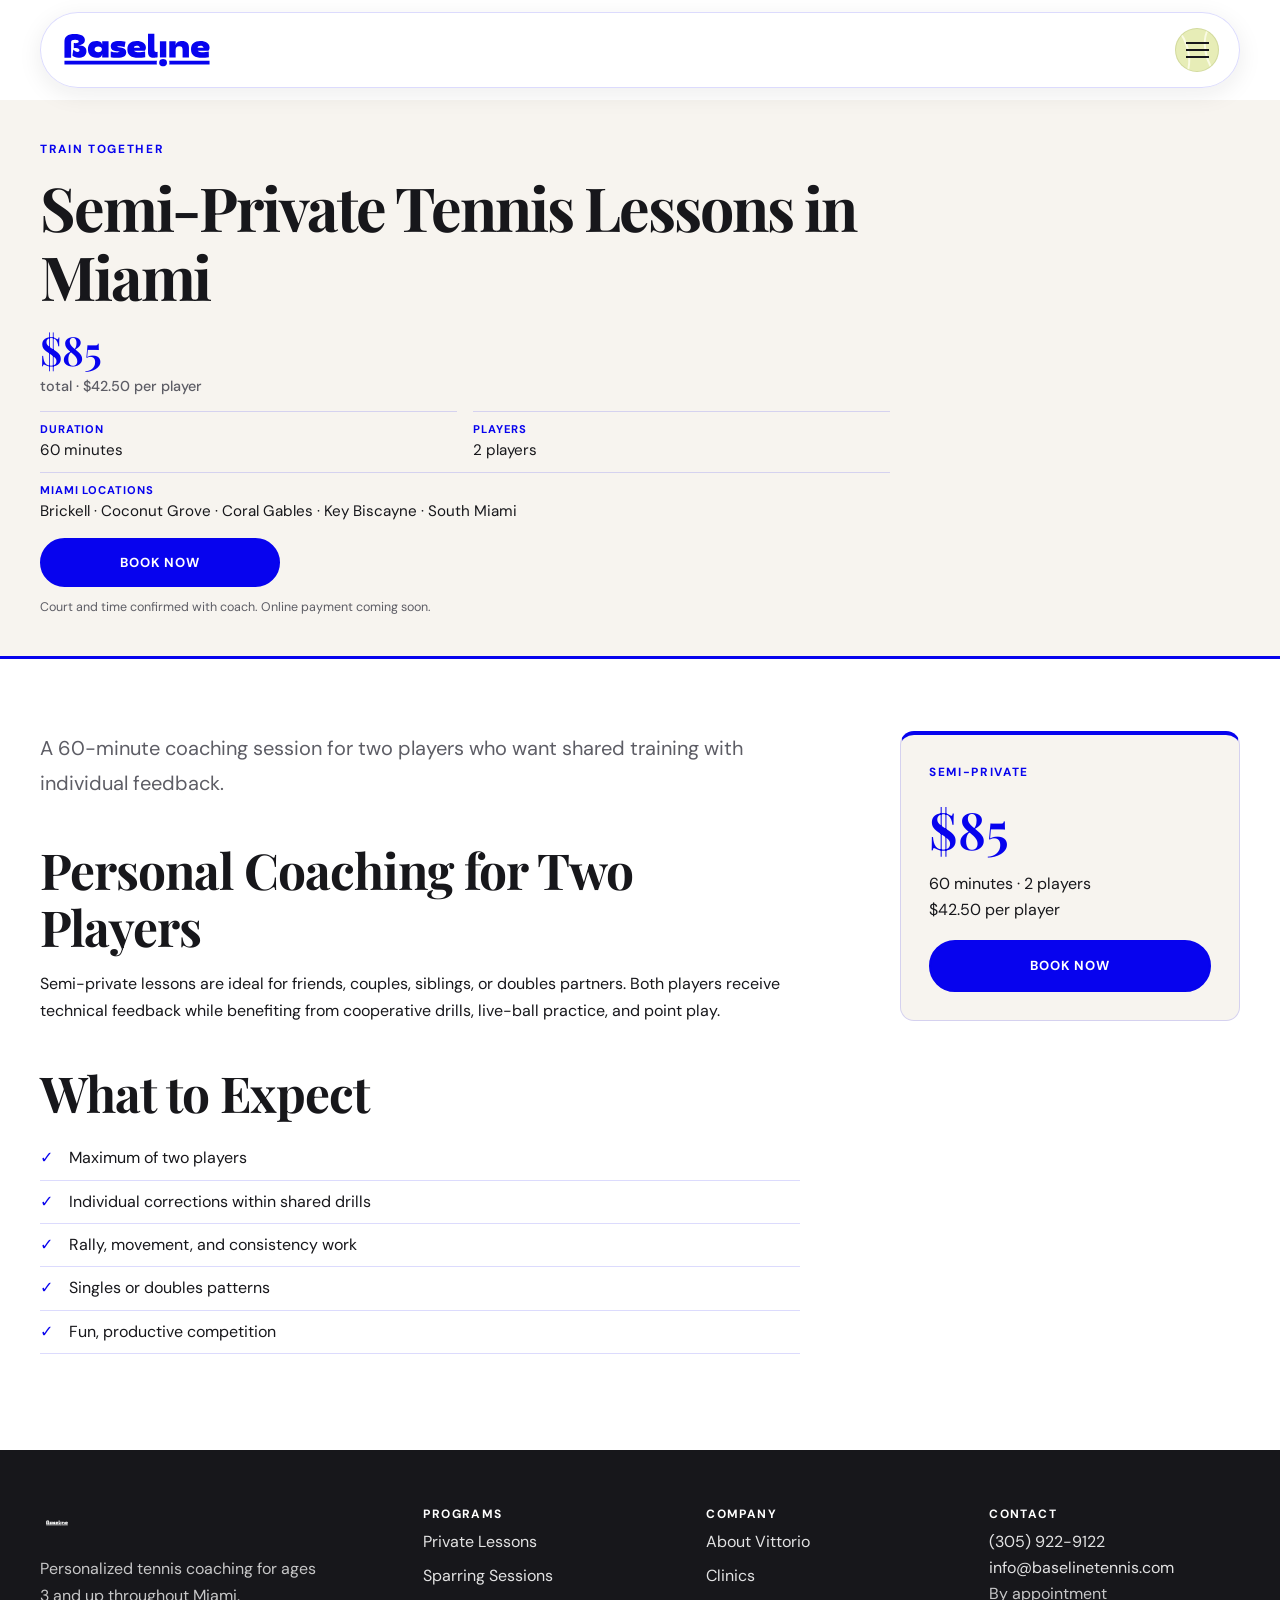
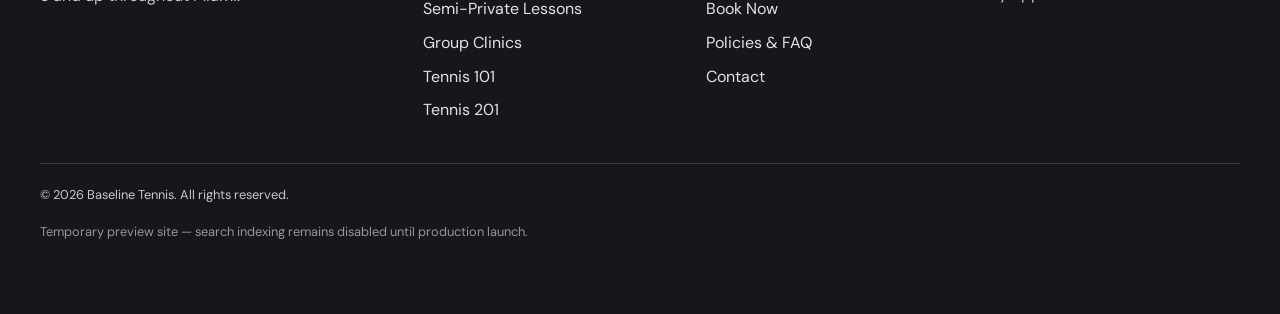
<file: semi-private-lessons.html>
<!DOCTYPE html>
<html lang="en">
<head>
  <meta charset="UTF-8">
  <meta name="viewport" content="width=device-width, initial-scale=1.0">
  <meta name="robots" content="noindex, nofollow">
  <title>Semi-Private Tennis Lessons Miami | Baseline Tennis</title>
  <meta name="description" content="Book a 60-minute semi-private tennis lesson in Miami for two players at $85 per session, or $42.50 per player.">
  <link rel="canonical" href="https://baselinetennis.com/semi-private-lessons.html">
  <link rel="preconnect" href="https://fonts.googleapis.com">
  <link rel="preconnect" href="https://fonts.gstatic.com" crossorigin>
  <link href="https://fonts.googleapis.com/css2?family=DM+Sans:wght@400;500;600;700&family=Playfair+Display:wght@500;600;700&display=swap" rel="stylesheet">
  <!-- Explicit sharing metadata prevents apps from selecting an on-court photo.
       Update these absolute preview-host URLs when moving to the production domain. -->
  <meta property="og:type" content="website">
  <meta property="og:site_name" content="Baseline Tennis">
  <meta property="og:title" content="Semi-Private Tennis Lessons Miami | Baseline Tennis">
  <meta property="og:description" content="Book a 60-minute semi-private tennis lesson in Miami for two players at $85 per session, or $42.50 per player.">
  <meta property="og:url" content="https://ronvillela.github.io/baseline-tennis-preview/semi-private-lessons.html">
  <meta property="og:image" content="https://ronvillela.github.io/baseline-tennis-preview/assets/social/baseline-link-preview.png">
  <meta property="og:image:type" content="image/png">
  <meta property="og:image:width" content="1200">
  <meta property="og:image:height" content="630">
  <meta property="og:image:alt" content="Baseline logo in blue on a cream background">
  <meta name="twitter:card" content="summary_large_image">
  <meta name="twitter:title" content="Semi-Private Tennis Lessons Miami | Baseline Tennis">
  <meta name="twitter:description" content="Book a 60-minute semi-private tennis lesson in Miami for two players at $85 per session, or $42.50 per player.">
  <meta name="twitter:image" content="https://ronvillela.github.io/baseline-tennis-preview/assets/social/baseline-link-preview.png">
  <meta name="twitter:image:alt" content="Baseline logo in blue on a cream background">
  <link rel="icon" href="assets/logos/logo-simplified.svg" type="image/svg+xml">
  <link rel="stylesheet" href="assets/css/base.css?v=20261009-1">
  <!-- Page-specific additions; shared foundations are in base.css. -->
  <style>
/* Purchase essentials come before program details. */
.session-hero {
  padding:1.75rem 0 2rem
}
.session-hero h1 {
  font-size:clamp(2rem,5vw,3.8rem);
  max-width:850px;
  margin-bottom:1rem
}
.session-offer {
  max-width:850px
}
.session-offer__price {
  font:600 2.5rem var(--display);
  color:var(--blue);
  margin:0;
  line-height:1.15
}
.session-offer__price--pending {
  font:700 1.15rem var(--body)
}
.session-offer__unit {
  display:block;
  font:500 .9rem var(--body);
  color:var(--gray);
  margin-top:.25rem
}
.session-facts {
  display:grid;
  grid-template-columns:1fr 1fr;
  gap:.65rem 1rem;
  margin:1rem 0
}
.session-facts div {
  border-top:1px solid var(--line);
  padding-top:.5rem
}
.session-facts dt {
  font-size:.7rem;
  text-transform:uppercase;
  letter-spacing:.08em;
  font-weight:700;
  color:var(--blue)
}
.session-facts dd {
  margin:0;
  font-size:.95rem;
  line-height:1.5
}
.session-facts .session-facts__locations {
  grid-column:1/-1
}
.session-offer .btn {
  width:100%;
  min-height:48px
}
.session-offer__note {
  font-size:.78rem;
  color:var(--gray);
  margin:.65rem 0 0;
  line-height:1.5
}
@media(min-width:700px) {
  .session-hero {
    padding:2.5rem 0
  }
  .session-offer .btn {
    width:auto;
    min-width:240px
  }
}
  </style>

<link rel="stylesheet" href="assets/css/actions.css?v=20261009-2">
<link rel="stylesheet" href="assets/css/header.css?v=20261004-4">
</head>
<body>

<a class="skip-link" href="#main">Skip to main content</a>
<header class="site-header">
  <div class="container site-header__inner">
    <a class="site-logo" href="index.html" aria-label="Baseline Tennis home"><img class="site-logo__image" src="assets/logos/logo-principal-header.svg" alt="Baseline Tennis" width="220" height="58" onerror="this.hidden=true;this.nextElementSibling.hidden=false"><span class="wordmark" hidden>Baseline <strong>Tennis</strong></span></a>
    <button type="button" class="nav-toggle" aria-expanded="false" aria-controls="site-nav" aria-label="Open menu"><span></span><span></span><span></span></button>
    <nav class="site-nav" id="site-nav" aria-label="Main navigation">
      <ul class="nav-list">
        <li><a href="index.html">Home</a></li>
        <li class="has-submenu">
          <button type="button" class="nav-submenu-toggle" aria-expanded="false" aria-controls="programs-menu" data-current="true">Programs</button>
          <ul class="nav-submenu" id="programs-menu"><li><a href="private-lessons.html">Private Lessons</a></li>
<li><a href="sparring-sessions.html">Sparring Sessions</a></li>
<li><a href="semi-private-lessons.html" aria-current="page">Semi-Private Lessons</a></li>
<li><a href="group-clinics.html">Group Clinics</a></li>
<li><a href="tennis-101.html">Tennis 101</a></li>
<li><a href="tennis-201.html">Tennis 201</a></li></ul>
        </li>
        <li><a href="about.html">About</a></li>
        <li><a href="group-clinics.html">Clinics</a></li>
        <li><a href="policies.html">Policies</a></li>
        <li><a href="contact.html">Contact</a></li>
      </ul>
      <div class="header-sections" aria-labelledby="header-sections-label">
        <p id="header-sections-label" class="header-sections-label">Explore Baseline</p>
        <ul class="header-section-links">
          <li><a href="index.html#rates">Lessons &amp; Pricing</a></li>
          <li><a href="index.html#locations">Miami Locations</a></li>
          <li><a href="index.html#meet-your-coach">Meet Your Coach</a></li>
          <li><a href="index.html#on-court">Photos &amp; Video</a></li>
          <li><a href="index.html#why-baseline">Why Baseline</a></li>
        </ul>
      </div>
      <a class="btn btn--primary header-cta" href="booking.html">Book Now</a>
    </nav>
  </div>
</header>
<main id="main"><section class="page-hero session-hero"><div class="container"><span class="eyebrow">Train Together</span><h1>Semi-Private Tennis Lessons in Miami</h1><div class="session-offer"><p class="session-offer__price">$85<span class="session-offer__unit">total · $42.50 per player</span></p>
<dl class="session-facts"><div><dt>Duration</dt><dd>60 minutes</dd></div><div><dt>Players</dt><dd>2 players</dd></div><div class="session-facts__locations"><dt>Miami locations</dt><dd>Brickell · Coconut Grove · Coral Gables · Key Biscayne · South Miami</dd></div></dl>
<a class="btn btn--primary" href="booking.html?program=semi-private#booking-pending" data-booking="semi-private">Book Now</a>
<p class="session-offer__note">Court and time confirmed with coach. Online payment coming soon.</p></div></div></section>
<section class="section"><div class="container detail-layout"><div class="content-block"><p class="lead">A 60-minute coaching session for two players who want shared training with individual feedback.</p><h2>Personal Coaching for Two Players</h2><p>Semi-private lessons are ideal for friends, couples, siblings, or doubles partners. Both players receive technical feedback while benefiting from cooperative drills, live-ball practice, and point play.</p><h2>What to Expect</h2><ul class="check-list"><li>Maximum of two players</li><li>Individual corrections within shared drills</li><li>Rally, movement, and consistency work</li><li>Singles or doubles patterns</li><li>Fun, productive competition</li></ul></div><aside class="booking-card"><span class="eyebrow">Semi-Private</span><p class="price">$85</p><p>60 minutes · 2 players<br>$42.50 per player</p><a class="btn btn--primary btn--block" href="booking.html?program=semi-private#booking-pending" data-booking="semi-private">Book Now</a></aside></div></section>
</main>

<footer class="site-footer">
  <div class="container footer-grid">
    <div class="footer-brand"><a href="index.html" aria-label="Baseline Tennis home"><img class="footer-logo" src="assets/logos/logo-principal.svg" alt="Baseline Tennis" width="220" height="58" onerror="this.hidden=true;this.nextElementSibling.hidden=false"><span class="wordmark" hidden>Baseline <strong>Tennis</strong></span></a><p>Personalized tennis coaching for ages 3 and up throughout Miami.</p></div>
    <nav class="footer-nav" aria-label="Programs"><h3>Programs</h3><ul><li><a href="private-lessons.html">Private Lessons</a></li>
<li><a href="sparring-sessions.html">Sparring Sessions</a></li>
<li><a href="semi-private-lessons.html">Semi-Private Lessons</a></li>
<li><a href="group-clinics.html">Group Clinics</a></li>
<li><a href="tennis-101.html">Tennis 101</a></li>
<li><a href="tennis-201.html">Tennis 201</a></li></ul></nav>
    <nav class="footer-nav" aria-label="Company"><h3>Company</h3><ul><li><a href="about.html">About Vittorio</a></li><li><a href="group-clinics.html">Clinics</a></li><li><a href="booking.html">Book Now</a></li><li><a href="policies.html">Policies &amp; FAQ</a></li><li><a href="contact.html">Contact</a></li></ul></nav>
    <div class="footer-contact"><h3>Contact</h3><p><a href="tel:+13059229122">(305) 922-9122</a><br><a href="mailto:info@baselinetennis.com">info@baselinetennis.com</a><br>By appointment</p></div>
  </div>
  <div class="container footer-bottom"><p>&copy; 2026 Baseline Tennis. All rights reserved.</p><p class="preview-note">Temporary preview site — search indexing remains disabled until production launch.</p></div>
</footer>
<nav class="mobile-bar" aria-label="Quick actions">
  <a class="mobile-bar__book" href="booking.html">Book Now</a>
  <a href="tel:+13059229122">Call</a>
  <a href="sms:+13059229122">Text</a>
</nav>
<script src="assets/js/booking-config.js?v=20261009-2"></script>
<script src="assets/js/booking.js?v=20261009-2"></script>
<script src="assets/js/navigation.js?v=20261009-1"></script>
</body>
</html>
</file>
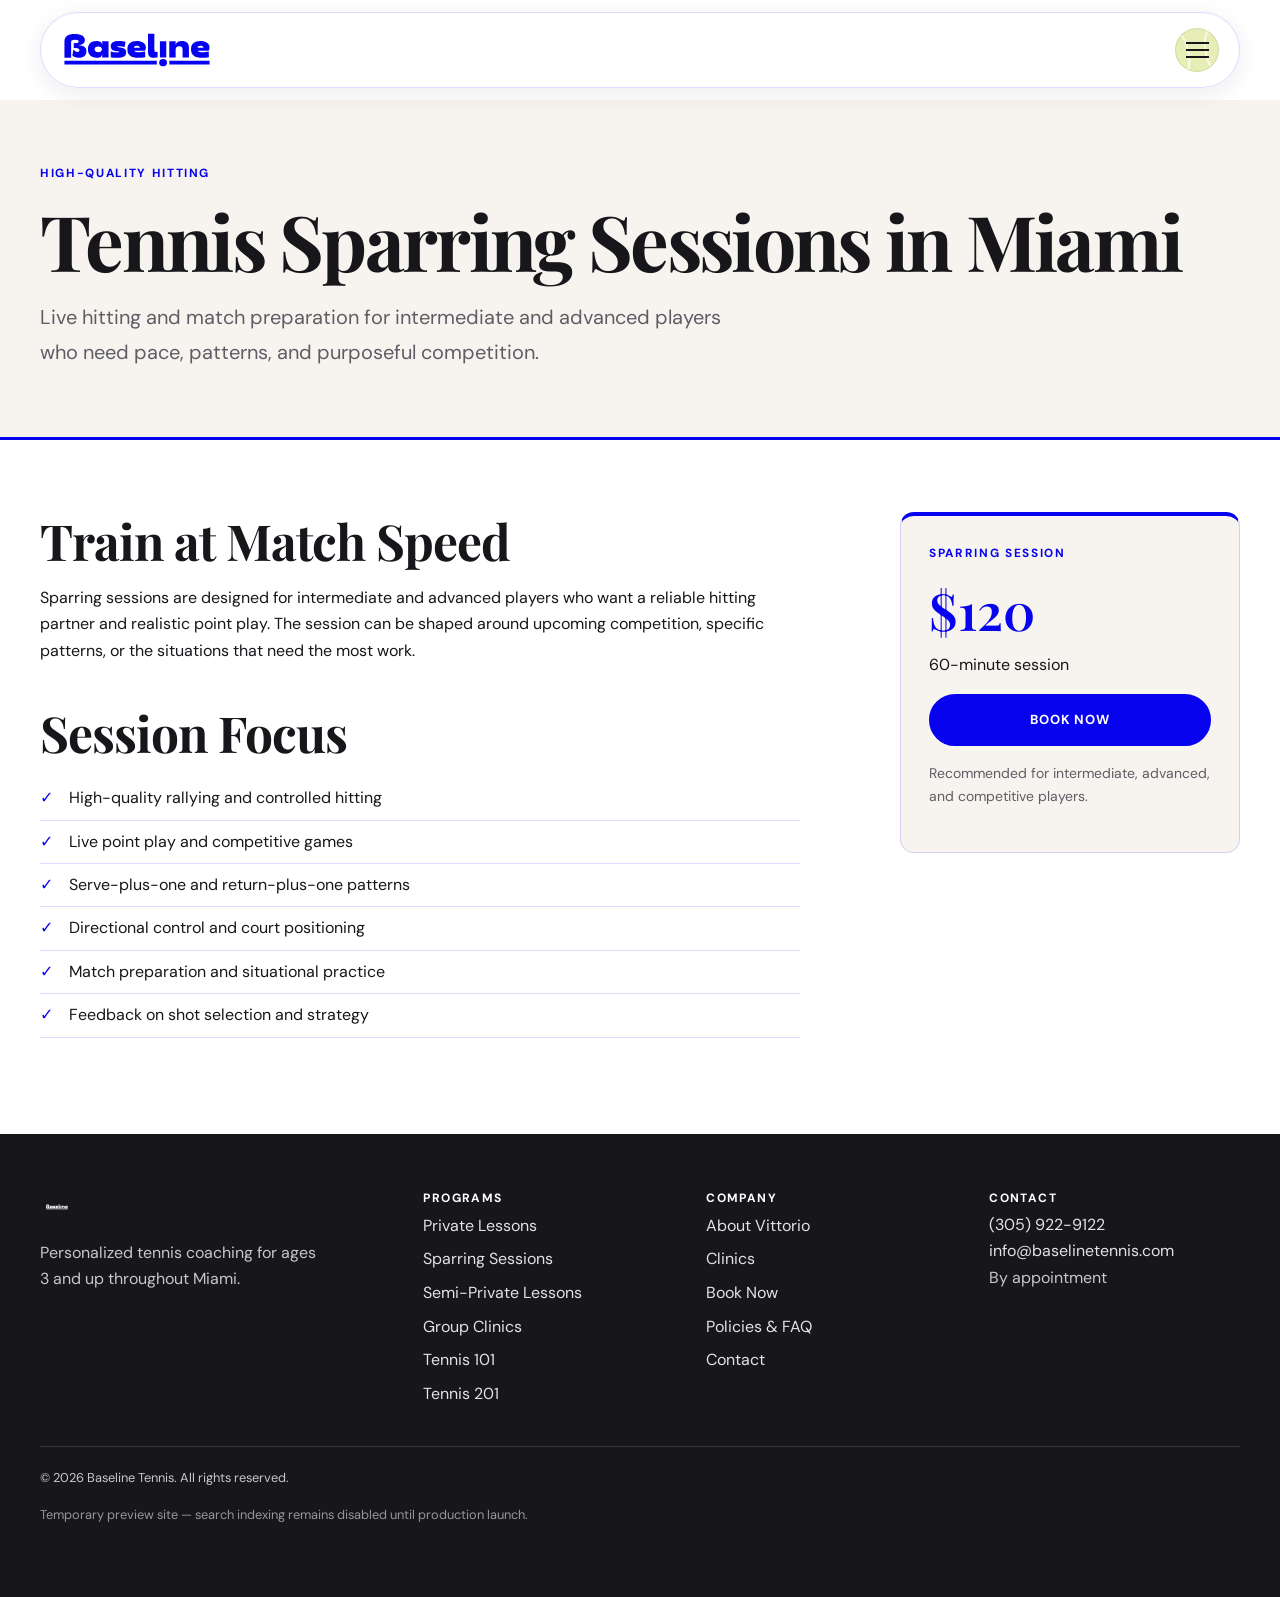
<file: sparring-sessions.html>
<!DOCTYPE html>
<html lang="en">
<head>
  <meta charset="UTF-8">
  <meta name="viewport" content="width=device-width, initial-scale=1.0">
  <meta name="robots" content="noindex, nofollow">
  <title>Tennis Sparring Sessions in Miami | Baseline Tennis</title>
  <meta name="description" content="Book a 60-minute tennis sparring session in Miami for $120 with live point play, quality hitting, and match preparation.">
  <link rel="canonical" href="https://baselinetennis.com/sparring-sessions.html">
  <link rel="preconnect" href="https://fonts.googleapis.com">
  <link rel="preconnect" href="https://fonts.gstatic.com" crossorigin>
  <link href="https://fonts.googleapis.com/css2?family=DM+Sans:wght@400;500;600;700&family=Playfair+Display:wght@500;600;700&display=swap" rel="stylesheet">
  <!-- Explicit sharing metadata prevents apps from selecting an on-court photo.
       Update these absolute preview-host URLs when moving to the production domain. -->
  <meta property="og:type" content="website">
  <meta property="og:site_name" content="Baseline Tennis">
  <meta property="og:title" content="Tennis Sparring Sessions in Miami | Baseline Tennis">
  <meta property="og:description" content="Book a 60-minute tennis sparring session in Miami for $120 with live point play, quality hitting, and match preparation.">
  <meta property="og:url" content="https://ronvillela.github.io/baseline-tennis-preview/sparring-sessions.html">
  <meta property="og:image" content="https://ronvillela.github.io/baseline-tennis-preview/assets/social/baseline-link-preview.png">
  <meta property="og:image:type" content="image/png">
  <meta property="og:image:width" content="1200">
  <meta property="og:image:height" content="630">
  <meta property="og:image:alt" content="Baseline logo in blue on a cream background">
  <meta name="twitter:card" content="summary_large_image">
  <meta name="twitter:title" content="Tennis Sparring Sessions in Miami | Baseline Tennis">
  <meta name="twitter:description" content="Book a 60-minute tennis sparring session in Miami for $120 with live point play, quality hitting, and match preparation.">
  <meta name="twitter:image" content="https://ronvillela.github.io/baseline-tennis-preview/assets/social/baseline-link-preview.png">
  <meta name="twitter:image:alt" content="Baseline logo in blue on a cream background">
  <link rel="icon" href="assets/logos/logo-simplified.svg" type="image/svg+xml">
  <link rel="stylesheet" href="assets/css/base.css?v=20261009-1">
  
<link rel="stylesheet" href="assets/css/actions.css?v=20261009-2">
<link rel="stylesheet" href="assets/css/header.css?v=20261004-4">
</head>
<body>

<a class="skip-link" href="#main">Skip to main content</a>
<header class="site-header">
  <div class="container site-header__inner">
    <a class="site-logo" href="index.html" aria-label="Baseline Tennis home"><img class="site-logo__image" src="assets/logos/logo-principal-header.svg" alt="Baseline Tennis" width="220" height="58" onerror="this.hidden=true;this.nextElementSibling.hidden=false"><span class="wordmark" hidden>Baseline <strong>Tennis</strong></span></a>
    <button type="button" class="nav-toggle" aria-expanded="false" aria-controls="site-nav" aria-label="Open menu"><span></span><span></span><span></span></button>
    <nav class="site-nav" id="site-nav" aria-label="Main navigation">
      <ul class="nav-list">
        <li><a href="index.html">Home</a></li>
        <li class="has-submenu">
          <button type="button" class="nav-submenu-toggle" aria-expanded="false" aria-controls="programs-menu" data-current="true">Programs</button>
          <ul class="nav-submenu" id="programs-menu"><li><a href="private-lessons.html">Private Lessons</a></li>
<li><a href="sparring-sessions.html" aria-current="page">Sparring Sessions</a></li>
<li><a href="semi-private-lessons.html">Semi-Private Lessons</a></li>
<li><a href="group-clinics.html">Group Clinics</a></li>
<li><a href="tennis-101.html">Tennis 101</a></li>
<li><a href="tennis-201.html">Tennis 201</a></li></ul>
        </li>
        <li><a href="about.html">About</a></li>
        <li><a href="group-clinics.html">Clinics</a></li>
        <li><a href="policies.html">Policies</a></li>
        <li><a href="contact.html">Contact</a></li>
      </ul>
      <div class="header-sections" aria-labelledby="header-sections-label">
        <p id="header-sections-label" class="header-sections-label">Explore Baseline</p>
        <ul class="header-section-links">
          <li><a href="index.html#rates">Lessons &amp; Pricing</a></li>
          <li><a href="index.html#locations">Miami Locations</a></li>
          <li><a href="index.html#meet-your-coach">Meet Your Coach</a></li>
          <li><a href="index.html#on-court">Photos &amp; Video</a></li>
          <li><a href="index.html#why-baseline">Why Baseline</a></li>
        </ul>
      </div>
      <a class="btn btn--primary header-cta" href="booking.html">Book Now</a>
    </nav>
  </div>
</header>
<main id="main"><section class="page-hero"><div class="container"><span class="eyebrow">High-Quality Hitting</span><h1>Tennis Sparring Sessions in Miami</h1><p class="lead">Live hitting and match preparation for intermediate and advanced players who need pace, patterns, and purposeful competition.</p></div></section>
<section class="section"><div class="container detail-layout"><div class="content-block"><h2>Train at Match Speed</h2><p>Sparring sessions are designed for intermediate and advanced players who want a reliable hitting partner and realistic point play. The session can be shaped around upcoming competition, specific patterns, or the situations that need the most work.</p><h2>Session Focus</h2><ul class="check-list"><li>High-quality rallying and controlled hitting</li><li>Live point play and competitive games</li><li>Serve-plus-one and return-plus-one patterns</li><li>Directional control and court positioning</li><li>Match preparation and situational practice</li><li>Feedback on shot selection and strategy</li></ul></div><aside class="booking-card"><span class="eyebrow">Sparring Session</span><p class="price">$120</p><p>60-minute session</p><a class="btn btn--primary btn--block" href="booking.html?program=sparring#booking-pending" data-booking="sparring">Book Now</a><p class="small">Recommended for intermediate, advanced, and competitive players.</p></aside></div></section>
</main>

<footer class="site-footer">
  <div class="container footer-grid">
    <div class="footer-brand"><a href="index.html" aria-label="Baseline Tennis home"><img class="footer-logo" src="assets/logos/logo-principal.svg" alt="Baseline Tennis" width="220" height="58" onerror="this.hidden=true;this.nextElementSibling.hidden=false"><span class="wordmark" hidden>Baseline <strong>Tennis</strong></span></a><p>Personalized tennis coaching for ages 3 and up throughout Miami.</p></div>
    <nav class="footer-nav" aria-label="Programs"><h3>Programs</h3><ul><li><a href="private-lessons.html">Private Lessons</a></li>
<li><a href="sparring-sessions.html">Sparring Sessions</a></li>
<li><a href="semi-private-lessons.html">Semi-Private Lessons</a></li>
<li><a href="group-clinics.html">Group Clinics</a></li>
<li><a href="tennis-101.html">Tennis 101</a></li>
<li><a href="tennis-201.html">Tennis 201</a></li></ul></nav>
    <nav class="footer-nav" aria-label="Company"><h3>Company</h3><ul><li><a href="about.html">About Vittorio</a></li><li><a href="group-clinics.html">Clinics</a></li><li><a href="booking.html">Book Now</a></li><li><a href="policies.html">Policies &amp; FAQ</a></li><li><a href="contact.html">Contact</a></li></ul></nav>
    <div class="footer-contact"><h3>Contact</h3><p><a href="tel:+13059229122">(305) 922-9122</a><br><a href="mailto:info@baselinetennis.com">info@baselinetennis.com</a><br>By appointment</p></div>
  </div>
  <div class="container footer-bottom"><p>&copy; 2026 Baseline Tennis. All rights reserved.</p><p class="preview-note">Temporary preview site — search indexing remains disabled until production launch.</p></div>
</footer>
<nav class="mobile-bar" aria-label="Quick actions">
  <a class="mobile-bar__book" href="booking.html">Book Now</a>
  <a href="tel:+13059229122">Call</a>
  <a href="sms:+13059229122">Text</a>
</nav>
<script src="assets/js/booking-config.js?v=20261009-2"></script>
<script src="assets/js/booking.js?v=20261009-2"></script>
<script src="assets/js/navigation.js?v=20261009-1"></script>
</body>
</html>
</file>
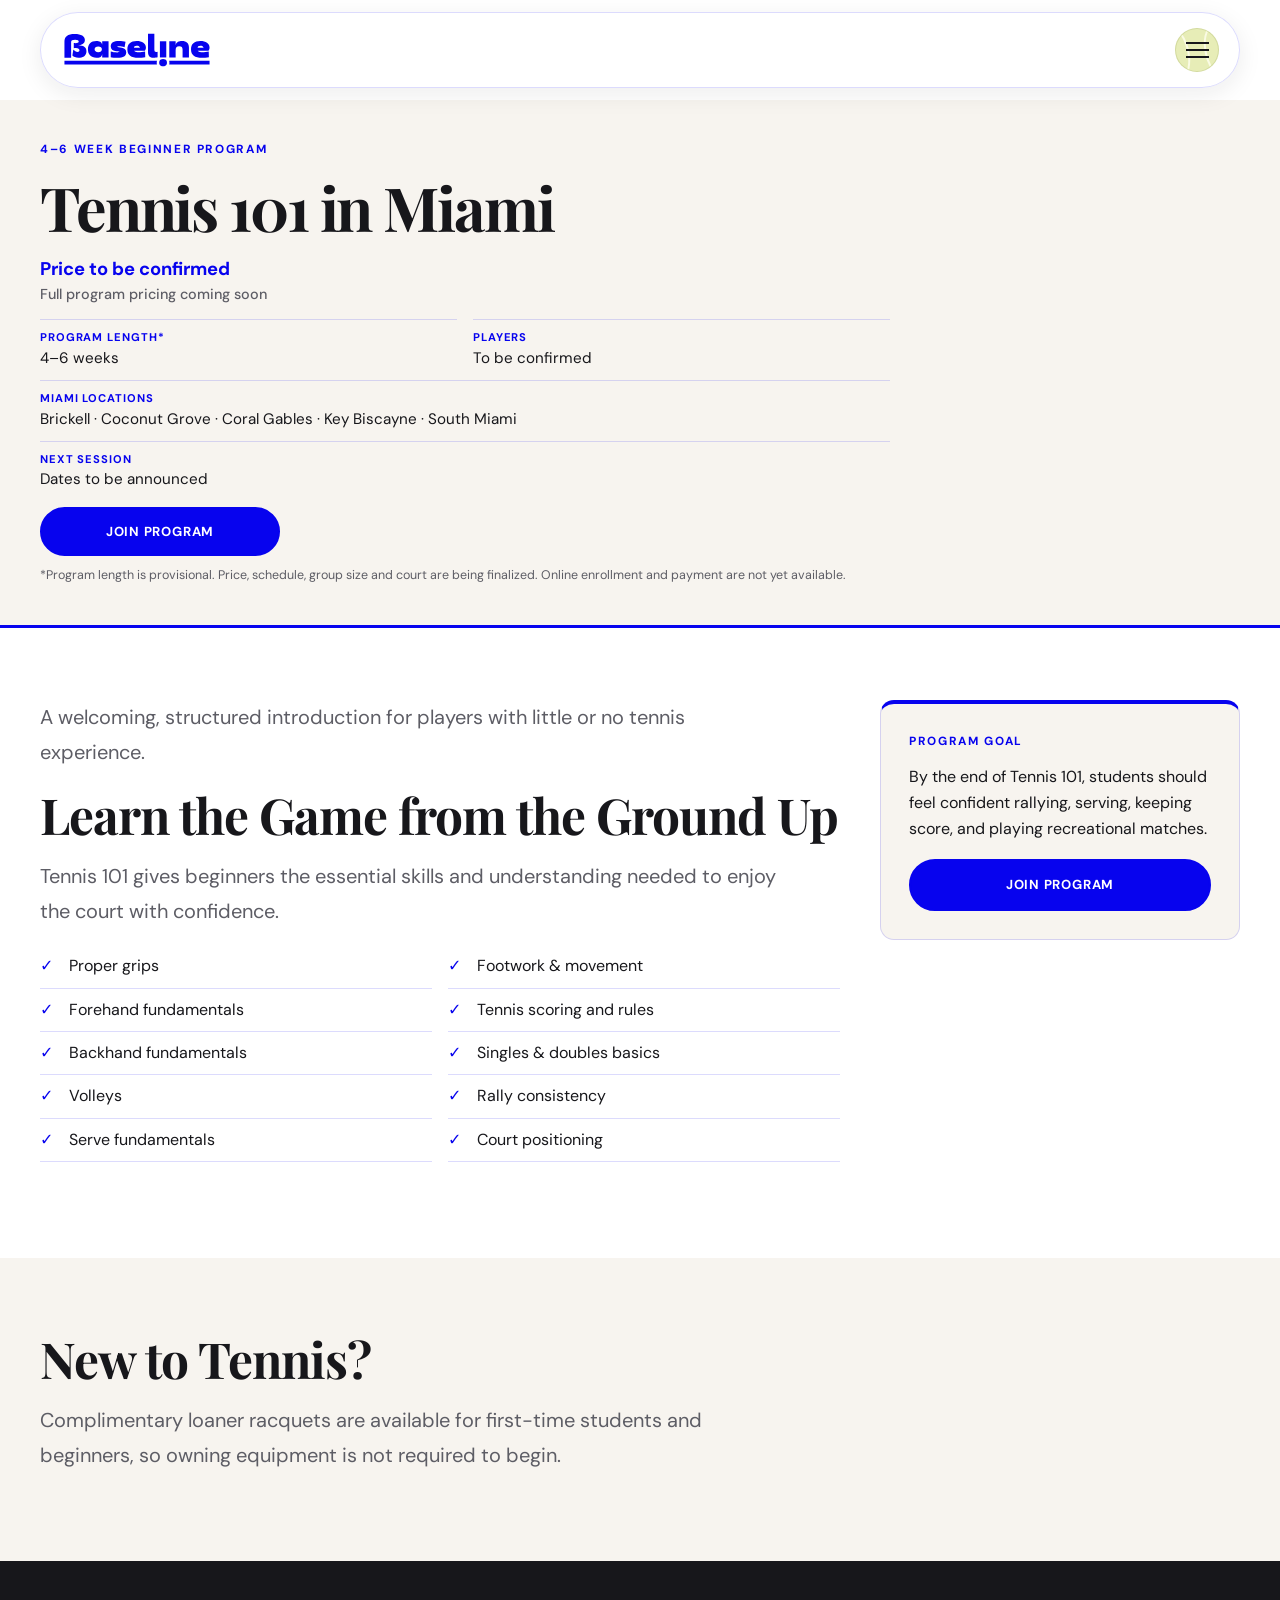
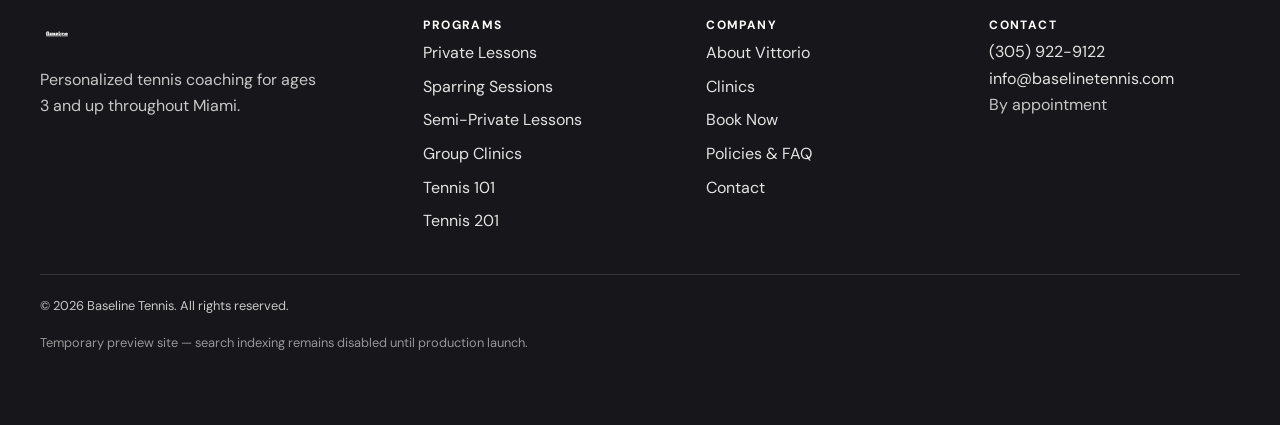
<file: tennis-101.html>
<!DOCTYPE html>
<html lang="en">
<head>
  <meta charset="UTF-8">
  <meta name="viewport" content="width=device-width, initial-scale=1.0">
  <meta name="robots" content="noindex, nofollow">
  <title>Beginner Tennis Program Miami | Tennis 101</title>
  <meta name="description" content="Tennis 101 is a 4–6 week beginner tennis program in Miami covering grips, strokes, serving, scoring, movement, and recreational match play.">
  <link rel="canonical" href="https://baselinetennis.com/tennis-101.html">
  <link rel="preconnect" href="https://fonts.googleapis.com">
  <link rel="preconnect" href="https://fonts.gstatic.com" crossorigin>
  <link href="https://fonts.googleapis.com/css2?family=DM+Sans:wght@400;500;600;700&family=Playfair+Display:wght@500;600;700&display=swap" rel="stylesheet">
  <!-- Explicit sharing metadata prevents apps from selecting an on-court photo.
       Update these absolute preview-host URLs when moving to the production domain. -->
  <meta property="og:type" content="website">
  <meta property="og:site_name" content="Baseline Tennis">
  <meta property="og:title" content="Beginner Tennis Program Miami | Tennis 101">
  <meta property="og:description" content="Tennis 101 is a 4–6 week beginner tennis program in Miami covering grips, strokes, serving, scoring, movement, and recreational match play.">
  <meta property="og:url" content="https://ronvillela.github.io/baseline-tennis-preview/tennis-101.html">
  <meta property="og:image" content="https://ronvillela.github.io/baseline-tennis-preview/assets/social/baseline-link-preview.png">
  <meta property="og:image:type" content="image/png">
  <meta property="og:image:width" content="1200">
  <meta property="og:image:height" content="630">
  <meta property="og:image:alt" content="Baseline logo in blue on a cream background">
  <meta name="twitter:card" content="summary_large_image">
  <meta name="twitter:title" content="Beginner Tennis Program Miami | Tennis 101">
  <meta name="twitter:description" content="Tennis 101 is a 4–6 week beginner tennis program in Miami covering grips, strokes, serving, scoring, movement, and recreational match play.">
  <meta name="twitter:image" content="https://ronvillela.github.io/baseline-tennis-preview/assets/social/baseline-link-preview.png">
  <meta name="twitter:image:alt" content="Baseline logo in blue on a cream background">
  <link rel="icon" href="assets/logos/logo-simplified.svg" type="image/svg+xml">
  <link rel="stylesheet" href="assets/css/base.css?v=20261009-1">
  <!-- Page-specific additions; shared foundations are in base.css. -->
  <style>
/* Purchase essentials come before program details. */
.session-hero {
  padding:1.75rem 0 2rem
}
.session-hero h1 {
  font-size:clamp(2rem,5vw,3.8rem);
  max-width:850px;
  margin-bottom:1rem
}
.session-offer {
  max-width:850px
}
.session-offer__price {
  font:600 2.5rem var(--display);
  color:var(--blue);
  margin:0;
  line-height:1.15
}
.session-offer__price--pending {
  font:700 1.15rem var(--body)
}
.session-offer__unit {
  display:block;
  font:500 .9rem var(--body);
  color:var(--gray);
  margin-top:.25rem
}
.session-facts {
  display:grid;
  grid-template-columns:1fr 1fr;
  gap:.65rem 1rem;
  margin:1rem 0
}
.session-facts div {
  border-top:1px solid var(--line);
  padding-top:.5rem
}
.session-facts dt {
  font-size:.7rem;
  text-transform:uppercase;
  letter-spacing:.08em;
  font-weight:700;
  color:var(--blue)
}
.session-facts dd {
  margin:0;
  font-size:.95rem;
  line-height:1.5
}
.session-facts .session-facts__locations {
  grid-column:1/-1
}
.session-offer .btn {
  width:100%;
  min-height:48px
}
.session-offer__note {
  font-size:.78rem;
  color:var(--gray);
  margin:.65rem 0 0;
  line-height:1.5
}
@media(min-width:700px) {
  .session-hero {
    padding:2.5rem 0
  }
  .session-offer .btn {
    width:auto;
    min-width:240px
  }
}
  </style>

<link rel="stylesheet" href="assets/css/actions.css?v=20261009-2">
<link rel="stylesheet" href="assets/css/header.css?v=20261004-4">
</head>
<body>

<a class="skip-link" href="#main">Skip to main content</a>
<header class="site-header">
  <div class="container site-header__inner">
    <a class="site-logo" href="index.html" aria-label="Baseline Tennis home"><img class="site-logo__image" src="assets/logos/logo-principal-header.svg" alt="Baseline Tennis" width="220" height="58" onerror="this.hidden=true;this.nextElementSibling.hidden=false"><span class="wordmark" hidden>Baseline <strong>Tennis</strong></span></a>
    <button type="button" class="nav-toggle" aria-expanded="false" aria-controls="site-nav" aria-label="Open menu"><span></span><span></span><span></span></button>
    <nav class="site-nav" id="site-nav" aria-label="Main navigation">
      <ul class="nav-list">
        <li><a href="index.html">Home</a></li>
        <li class="has-submenu">
          <button type="button" class="nav-submenu-toggle" aria-expanded="false" aria-controls="programs-menu" data-current="true">Programs</button>
          <ul class="nav-submenu" id="programs-menu"><li><a href="private-lessons.html">Private Lessons</a></li>
<li><a href="sparring-sessions.html">Sparring Sessions</a></li>
<li><a href="semi-private-lessons.html">Semi-Private Lessons</a></li>
<li><a href="group-clinics.html">Group Clinics</a></li>
<li><a href="tennis-101.html" aria-current="page">Tennis 101</a></li>
<li><a href="tennis-201.html">Tennis 201</a></li></ul>
        </li>
        <li><a href="about.html">About</a></li>
        <li><a href="group-clinics.html">Clinics</a></li>
        <li><a href="policies.html">Policies</a></li>
        <li><a href="contact.html">Contact</a></li>
      </ul>
      <div class="header-sections" aria-labelledby="header-sections-label">
        <p id="header-sections-label" class="header-sections-label">Explore Baseline</p>
        <ul class="header-section-links">
          <li><a href="index.html#rates">Lessons &amp; Pricing</a></li>
          <li><a href="index.html#locations">Miami Locations</a></li>
          <li><a href="index.html#meet-your-coach">Meet Your Coach</a></li>
          <li><a href="index.html#on-court">Photos &amp; Video</a></li>
          <li><a href="index.html#why-baseline">Why Baseline</a></li>
        </ul>
      </div>
      <a class="btn btn--primary header-cta" href="booking.html">Book Now</a>
    </nav>
  </div>
</header>
<main id="main"><section class="page-hero session-hero"><div class="container"><span class="eyebrow">4–6 Week Beginner Program</span><h1>Tennis 101 in Miami</h1><div class="session-offer"><p class="session-offer__price session-offer__price--pending">Price to be confirmed<span class="session-offer__unit">Full program pricing coming soon</span></p>
<dl class="session-facts"><div><dt>Program length*</dt><dd>4–6 weeks</dd></div><div><dt>Players</dt><dd>To be confirmed</dd></div><div class="session-facts__locations"><dt>Miami locations</dt><dd>Brickell · Coconut Grove · Coral Gables · Key Biscayne · South Miami</dd></div><div class="session-facts__locations"><dt>Next Session</dt><dd>Dates to be announced</dd></div></dl>
<a class="btn btn--primary" href="booking.html?program=tennis-101#booking-pending" data-booking="tennis-101">Join Program</a>
<p class="session-offer__note">*Program length is provisional. Price, schedule, group size and court are being finalized. Online enrollment and payment are not yet available.</p></div></div></section>
<section class="section"><div class="container split-section"><div><p class="lead">A welcoming, structured introduction for players with little or no tennis experience.</p><h2>Learn the Game from the Ground Up</h2><p class="lead">Tennis 101 gives beginners the essential skills and understanding needed to enjoy the court with confidence.</p><ul class="check-list columns"><li>Proper grips</li><li>Forehand fundamentals</li><li>Backhand fundamentals</li><li>Volleys</li><li>Serve fundamentals</li><li>Footwork &amp; movement</li><li>Tennis scoring and rules</li><li>Singles &amp; doubles basics</li><li>Rally consistency</li><li>Court positioning</li></ul></div><aside class="goal-card"><span class="eyebrow">Program Goal</span><p>By the end of Tennis 101, students should feel confident rallying, serving, keeping score, and playing recreational matches.</p><a class="btn btn--primary btn--block" href="booking.html?program=tennis-101#booking-pending" data-booking="tennis-101">Join Program</a></aside></div></section>
<section class="section section--cream"><div class="container"><h2>New to Tennis?</h2><p class="lead">Complimentary loaner racquets are available for first-time students and beginners, so owning equipment is not required to begin.</p></div></section>
</main>

<footer class="site-footer">
  <div class="container footer-grid">
    <div class="footer-brand"><a href="index.html" aria-label="Baseline Tennis home"><img class="footer-logo" src="assets/logos/logo-principal.svg" alt="Baseline Tennis" width="220" height="58" onerror="this.hidden=true;this.nextElementSibling.hidden=false"><span class="wordmark" hidden>Baseline <strong>Tennis</strong></span></a><p>Personalized tennis coaching for ages 3 and up throughout Miami.</p></div>
    <nav class="footer-nav" aria-label="Programs"><h3>Programs</h3><ul><li><a href="private-lessons.html">Private Lessons</a></li>
<li><a href="sparring-sessions.html">Sparring Sessions</a></li>
<li><a href="semi-private-lessons.html">Semi-Private Lessons</a></li>
<li><a href="group-clinics.html">Group Clinics</a></li>
<li><a href="tennis-101.html">Tennis 101</a></li>
<li><a href="tennis-201.html">Tennis 201</a></li></ul></nav>
    <nav class="footer-nav" aria-label="Company"><h3>Company</h3><ul><li><a href="about.html">About Vittorio</a></li><li><a href="group-clinics.html">Clinics</a></li><li><a href="booking.html">Book Now</a></li><li><a href="policies.html">Policies &amp; FAQ</a></li><li><a href="contact.html">Contact</a></li></ul></nav>
    <div class="footer-contact"><h3>Contact</h3><p><a href="tel:+13059229122">(305) 922-9122</a><br><a href="mailto:info@baselinetennis.com">info@baselinetennis.com</a><br>By appointment</p></div>
  </div>
  <div class="container footer-bottom"><p>&copy; 2026 Baseline Tennis. All rights reserved.</p><p class="preview-note">Temporary preview site — search indexing remains disabled until production launch.</p></div>
</footer>
<nav class="mobile-bar" aria-label="Quick actions">
  <a class="mobile-bar__book" href="booking.html">Book Now</a>
  <a href="tel:+13059229122">Call</a>
  <a href="sms:+13059229122">Text</a>
</nav>
<script src="assets/js/booking-config.js?v=20261009-2"></script>
<script src="assets/js/booking.js?v=20261009-2"></script>
<script src="assets/js/navigation.js?v=20261009-1"></script>
</body>
</html>
</file>
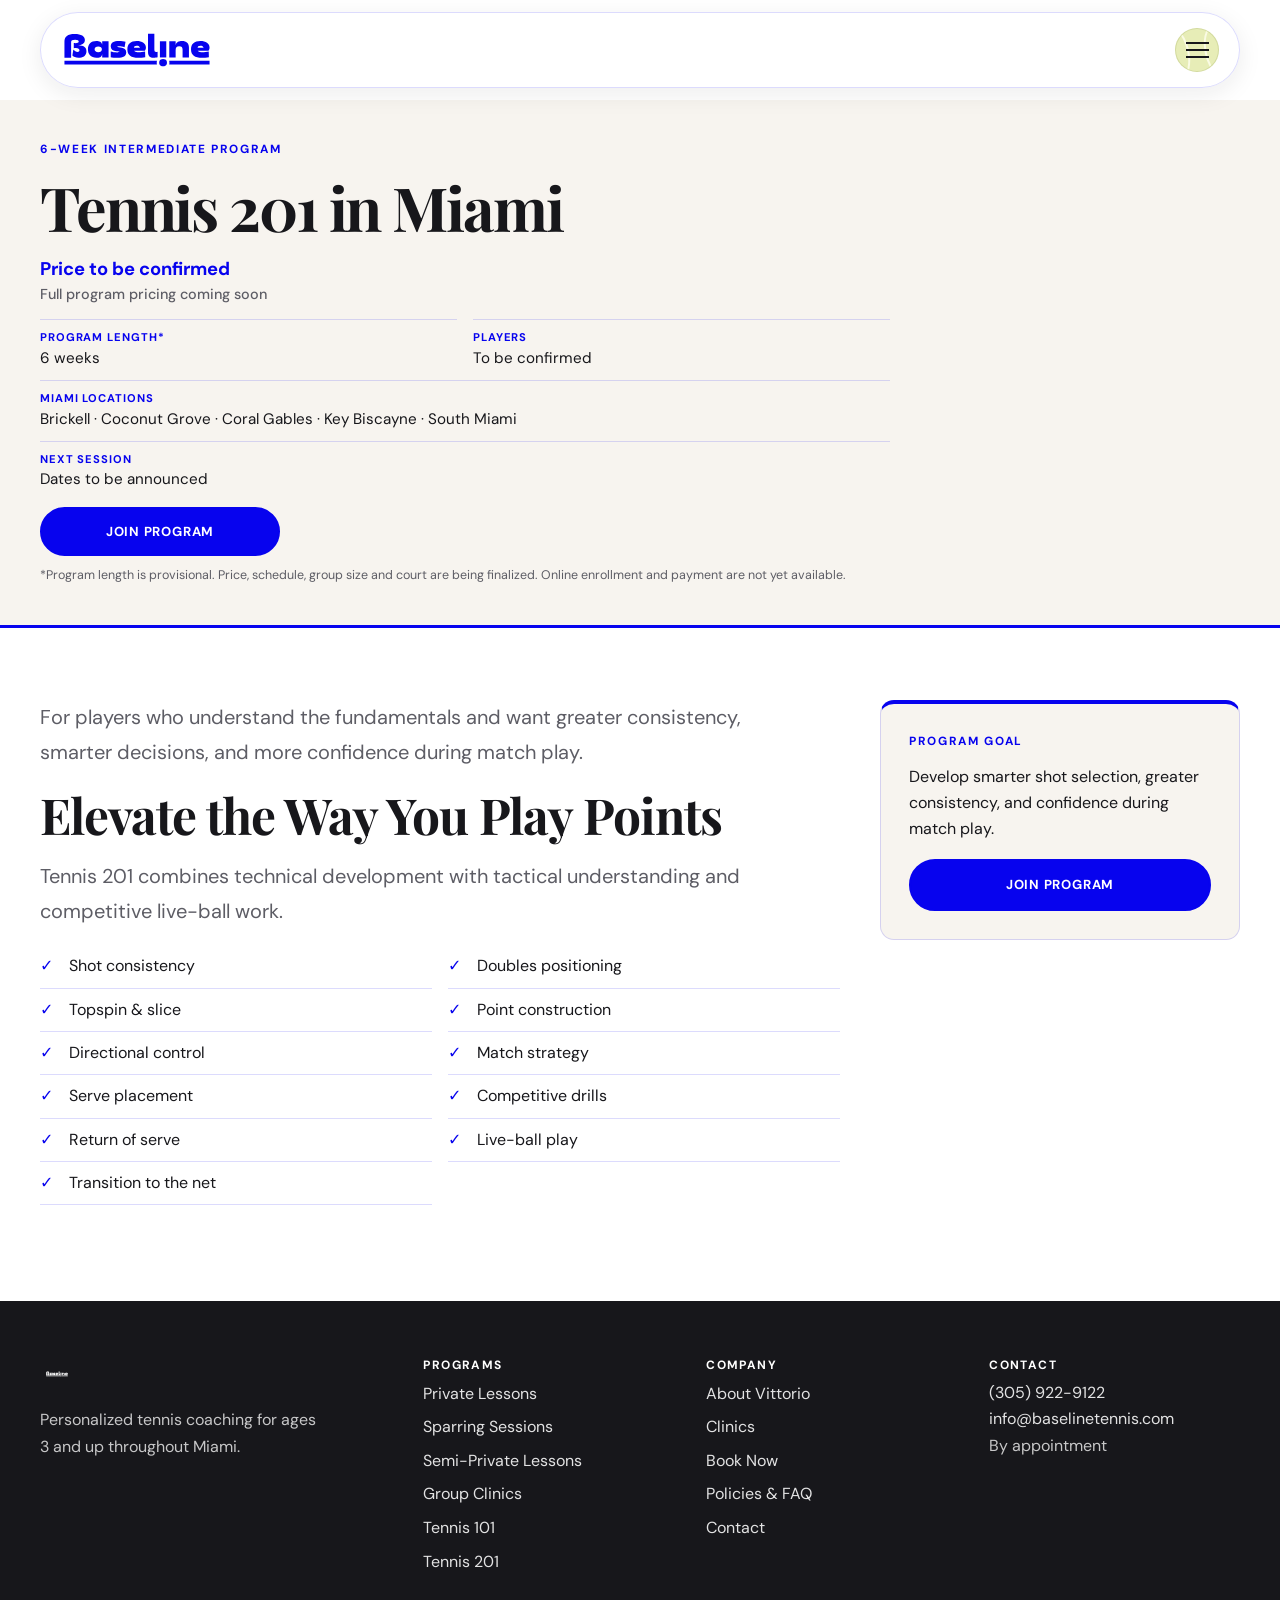
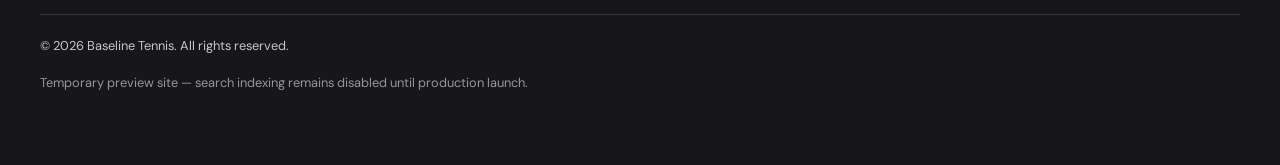
<file: tennis-201.html>
<!DOCTYPE html>
<html lang="en">
<head>
  <meta charset="UTF-8">
  <meta name="viewport" content="width=device-width, initial-scale=1.0">
  <meta name="robots" content="noindex, nofollow">
  <title>Intermediate Tennis Program Miami | Tennis 201</title>
  <meta name="description" content="Tennis 201 is a six-week intermediate tennis program in Miami focused on consistency, spin, serve placement, match strategy, and live-ball play.">
  <link rel="canonical" href="https://baselinetennis.com/tennis-201.html">
  <link rel="preconnect" href="https://fonts.googleapis.com">
  <link rel="preconnect" href="https://fonts.gstatic.com" crossorigin>
  <link href="https://fonts.googleapis.com/css2?family=DM+Sans:wght@400;500;600;700&family=Playfair+Display:wght@500;600;700&display=swap" rel="stylesheet">
  <!-- Explicit sharing metadata prevents apps from selecting an on-court photo.
       Update these absolute preview-host URLs when moving to the production domain. -->
  <meta property="og:type" content="website">
  <meta property="og:site_name" content="Baseline Tennis">
  <meta property="og:title" content="Intermediate Tennis Program Miami | Tennis 201">
  <meta property="og:description" content="Tennis 201 is a six-week intermediate tennis program in Miami focused on consistency, spin, serve placement, match strategy, and live-ball play.">
  <meta property="og:url" content="https://ronvillela.github.io/baseline-tennis-preview/tennis-201.html">
  <meta property="og:image" content="https://ronvillela.github.io/baseline-tennis-preview/assets/social/baseline-link-preview.png">
  <meta property="og:image:type" content="image/png">
  <meta property="og:image:width" content="1200">
  <meta property="og:image:height" content="630">
  <meta property="og:image:alt" content="Baseline logo in blue on a cream background">
  <meta name="twitter:card" content="summary_large_image">
  <meta name="twitter:title" content="Intermediate Tennis Program Miami | Tennis 201">
  <meta name="twitter:description" content="Tennis 201 is a six-week intermediate tennis program in Miami focused on consistency, spin, serve placement, match strategy, and live-ball play.">
  <meta name="twitter:image" content="https://ronvillela.github.io/baseline-tennis-preview/assets/social/baseline-link-preview.png">
  <meta name="twitter:image:alt" content="Baseline logo in blue on a cream background">
  <link rel="icon" href="assets/logos/logo-simplified.svg" type="image/svg+xml">
  <link rel="stylesheet" href="assets/css/base.css?v=20261009-1">
  <!-- Page-specific additions; shared foundations are in base.css. -->
  <style>
/* Purchase essentials come before program details. */
.session-hero {
  padding:1.75rem 0 2rem
}
.session-hero h1 {
  font-size:clamp(2rem,5vw,3.8rem);
  max-width:850px;
  margin-bottom:1rem
}
.session-offer {
  max-width:850px
}
.session-offer__price {
  font:600 2.5rem var(--display);
  color:var(--blue);
  margin:0;
  line-height:1.15
}
.session-offer__price--pending {
  font:700 1.15rem var(--body)
}
.session-offer__unit {
  display:block;
  font:500 .9rem var(--body);
  color:var(--gray);
  margin-top:.25rem
}
.session-facts {
  display:grid;
  grid-template-columns:1fr 1fr;
  gap:.65rem 1rem;
  margin:1rem 0
}
.session-facts div {
  border-top:1px solid var(--line);
  padding-top:.5rem
}
.session-facts dt {
  font-size:.7rem;
  text-transform:uppercase;
  letter-spacing:.08em;
  font-weight:700;
  color:var(--blue)
}
.session-facts dd {
  margin:0;
  font-size:.95rem;
  line-height:1.5
}
.session-facts .session-facts__locations {
  grid-column:1/-1
}
.session-offer .btn {
  width:100%;
  min-height:48px
}
.session-offer__note {
  font-size:.78rem;
  color:var(--gray);
  margin:.65rem 0 0;
  line-height:1.5
}
@media(min-width:700px) {
  .session-hero {
    padding:2.5rem 0
  }
  .session-offer .btn {
    width:auto;
    min-width:240px
  }
}
  </style>

<link rel="stylesheet" href="assets/css/actions.css?v=20261009-2">
<link rel="stylesheet" href="assets/css/header.css?v=20261004-4">
</head>
<body>

<a class="skip-link" href="#main">Skip to main content</a>
<header class="site-header">
  <div class="container site-header__inner">
    <a class="site-logo" href="index.html" aria-label="Baseline Tennis home"><img class="site-logo__image" src="assets/logos/logo-principal-header.svg" alt="Baseline Tennis" width="220" height="58" onerror="this.hidden=true;this.nextElementSibling.hidden=false"><span class="wordmark" hidden>Baseline <strong>Tennis</strong></span></a>
    <button type="button" class="nav-toggle" aria-expanded="false" aria-controls="site-nav" aria-label="Open menu"><span></span><span></span><span></span></button>
    <nav class="site-nav" id="site-nav" aria-label="Main navigation">
      <ul class="nav-list">
        <li><a href="index.html">Home</a></li>
        <li class="has-submenu">
          <button type="button" class="nav-submenu-toggle" aria-expanded="false" aria-controls="programs-menu" data-current="true">Programs</button>
          <ul class="nav-submenu" id="programs-menu"><li><a href="private-lessons.html">Private Lessons</a></li>
<li><a href="sparring-sessions.html">Sparring Sessions</a></li>
<li><a href="semi-private-lessons.html">Semi-Private Lessons</a></li>
<li><a href="group-clinics.html">Group Clinics</a></li>
<li><a href="tennis-101.html">Tennis 101</a></li>
<li><a href="tennis-201.html" aria-current="page">Tennis 201</a></li></ul>
        </li>
        <li><a href="about.html">About</a></li>
        <li><a href="group-clinics.html">Clinics</a></li>
        <li><a href="policies.html">Policies</a></li>
        <li><a href="contact.html">Contact</a></li>
      </ul>
      <div class="header-sections" aria-labelledby="header-sections-label">
        <p id="header-sections-label" class="header-sections-label">Explore Baseline</p>
        <ul class="header-section-links">
          <li><a href="index.html#rates">Lessons &amp; Pricing</a></li>
          <li><a href="index.html#locations">Miami Locations</a></li>
          <li><a href="index.html#meet-your-coach">Meet Your Coach</a></li>
          <li><a href="index.html#on-court">Photos &amp; Video</a></li>
          <li><a href="index.html#why-baseline">Why Baseline</a></li>
        </ul>
      </div>
      <a class="btn btn--primary header-cta" href="booking.html">Book Now</a>
    </nav>
  </div>
</header>
<main id="main"><section class="page-hero session-hero"><div class="container"><span class="eyebrow">6-Week Intermediate Program</span><h1>Tennis 201 in Miami</h1><div class="session-offer"><p class="session-offer__price session-offer__price--pending">Price to be confirmed<span class="session-offer__unit">Full program pricing coming soon</span></p>
<dl class="session-facts"><div><dt>Program length*</dt><dd>6 weeks</dd></div><div><dt>Players</dt><dd>To be confirmed</dd></div><div class="session-facts__locations"><dt>Miami locations</dt><dd>Brickell · Coconut Grove · Coral Gables · Key Biscayne · South Miami</dd></div><div class="session-facts__locations"><dt>Next Session</dt><dd>Dates to be announced</dd></div></dl>
<a class="btn btn--primary" href="booking.html?program=tennis-201#booking-pending" data-booking="tennis-201">Join Program</a>
<p class="session-offer__note">*Program length is provisional. Price, schedule, group size and court are being finalized. Online enrollment and payment are not yet available.</p></div></div></section>
<section class="section"><div class="container split-section"><div><p class="lead">For players who understand the fundamentals and want greater consistency, smarter decisions, and more confidence during match play.</p><h2>Elevate the Way You Play Points</h2><p class="lead">Tennis 201 combines technical development with tactical understanding and competitive live-ball work.</p><ul class="check-list columns"><li>Shot consistency</li><li>Topspin &amp; slice</li><li>Directional control</li><li>Serve placement</li><li>Return of serve</li><li>Transition to the net</li><li>Doubles positioning</li><li>Point construction</li><li>Match strategy</li><li>Competitive drills</li><li>Live-ball play</li></ul></div><aside class="goal-card"><span class="eyebrow">Program Goal</span><p>Develop smarter shot selection, greater consistency, and confidence during match play.</p><a class="btn btn--primary btn--block" href="booking.html?program=tennis-201#booking-pending" data-booking="tennis-201">Join Program</a></aside></div></section>
</main>

<footer class="site-footer">
  <div class="container footer-grid">
    <div class="footer-brand"><a href="index.html" aria-label="Baseline Tennis home"><img class="footer-logo" src="assets/logos/logo-principal.svg" alt="Baseline Tennis" width="220" height="58" onerror="this.hidden=true;this.nextElementSibling.hidden=false"><span class="wordmark" hidden>Baseline <strong>Tennis</strong></span></a><p>Personalized tennis coaching for ages 3 and up throughout Miami.</p></div>
    <nav class="footer-nav" aria-label="Programs"><h3>Programs</h3><ul><li><a href="private-lessons.html">Private Lessons</a></li>
<li><a href="sparring-sessions.html">Sparring Sessions</a></li>
<li><a href="semi-private-lessons.html">Semi-Private Lessons</a></li>
<li><a href="group-clinics.html">Group Clinics</a></li>
<li><a href="tennis-101.html">Tennis 101</a></li>
<li><a href="tennis-201.html">Tennis 201</a></li></ul></nav>
    <nav class="footer-nav" aria-label="Company"><h3>Company</h3><ul><li><a href="about.html">About Vittorio</a></li><li><a href="group-clinics.html">Clinics</a></li><li><a href="booking.html">Book Now</a></li><li><a href="policies.html">Policies &amp; FAQ</a></li><li><a href="contact.html">Contact</a></li></ul></nav>
    <div class="footer-contact"><h3>Contact</h3><p><a href="tel:+13059229122">(305) 922-9122</a><br><a href="mailto:info@baselinetennis.com">info@baselinetennis.com</a><br>By appointment</p></div>
  </div>
  <div class="container footer-bottom"><p>&copy; 2026 Baseline Tennis. All rights reserved.</p><p class="preview-note">Temporary preview site — search indexing remains disabled until production launch.</p></div>
</footer>
<nav class="mobile-bar" aria-label="Quick actions">
  <a class="mobile-bar__book" href="booking.html">Book Now</a>
  <a href="tel:+13059229122">Call</a>
  <a href="sms:+13059229122">Text</a>
</nav>
<script src="assets/js/booking-config.js?v=20261009-2"></script>
<script src="assets/js/booking.js?v=20261009-2"></script>
<script src="assets/js/navigation.js?v=20261009-1"></script>
</body>
</html>
</file>
<file: assets/css/base.css>
/* Shared design tokens, elements, layouts and responsive foundations.
   Page-specific rules follow this file; actions.css and header.css load last.
   Keep rule order: later responsive and component overrides depend on it. */
/* Design tokens: approved Club Modern palette, type and spacing. */
:root {
  --blue:#0703ee;
  --blue-dark:#0502c4;
  --blue-light:#e9e8ff;
  --cream:#f7f4ef;
  --cream-dark:#ebe6dc;
  --white:#fff;
  --charcoal:#17171b;
  --gray:#5d5d65;
  --gray-light:#85858d;
  --line:rgba(7,3,238,.14);
  --shadow:0 8px 30px rgba(24,24,30,.08);
  --radius:6px;
  --radius-lg:14px;
  --display:"Playfair Display",Georgia,serif;
  --body:"DM Sans",system-ui,sans-serif;
  --max:1200px;
  --header:74px;
  --mobile:64px;
  --transition:.22s ease
}
* {
  box-sizing:border-box
}
html {
  scroll-behavior:smooth;
  -webkit-text-size-adjust:100%
}
body {
  margin:0;
  font-family:var(--body);
  line-height:1.65;
  color:var(--charcoal);
  background:var(--white);
  overflow-x:hidden
}
body.menu-open {
  overflow:hidden
}
img {
  max-width:100%;
  height:auto;
  display:block
}
a {
  color:var(--blue);
  text-underline-offset:3px
}
a:hover {
  color:var(--blue-dark)
}
:focus-visible {
  outline:2px solid var(--blue);
  outline-offset:3px
}
.skip-link {
  position:absolute;
  top:-100px;
  left:1rem;
  z-index:2000;
  background:var(--blue);
  color:#fff;
  padding:.75rem 1rem
}
.skip-link:focus {
  top:1rem
}
.container {
  width:min(calc(100% - 2rem),var(--max));
  margin-inline:auto
}
.section {
  padding:4.5rem 0
}
.section--cream {
  background:var(--cream)
}
.section--court {
  background:linear-gradient(rgba(7,3,238,.045) 1px,transparent 1px),linear-gradient(90deg,rgba(7,3,238,.045) 1px,transparent 1px),var(--cream);
  background-size:72px 72px
}
.eyebrow {
  display:block;
  margin-bottom:.75rem;
  font-size:.74rem;
  font-weight:700;
  letter-spacing:.14em;
  text-transform:uppercase;
  color:var(--blue)
}
h1,h2,h3,h4 {
  font-family:var(--display);
  line-height:1.15;
  margin:0 0 1rem;
  color:var(--charcoal)
}
h1 {
  font-size:clamp(2.45rem,7vw,4.8rem);
  letter-spacing:-.035em
}
h2 {
  font-size:clamp(1.9rem,4.5vw,3.1rem);
  letter-spacing:-.02em
}
h3 {
  font-size:clamp(1.25rem,2.5vw,1.65rem)
}
p {
  margin:0 0 1rem
}
.lead {
  font-size:clamp(1.05rem,2vw,1.25rem);
  line-height:1.75;
  color:var(--gray);
  max-width:46rem
}
.small {
  font-size:.875rem;
  color:var(--gray)
}
.section-title {
  margin-bottom:2.5rem;
  max-width:50rem
}
.grid {
  display:grid;
  gap:1rem
}
.grid--2 {
  grid-template-columns:1fr
}
.btn {
  display:inline-flex;
  align-items:center;
  justify-content:center;
  padding:.88rem 1.35rem;
  border:2px solid transparent;
  border-radius:var(--radius);
  font:700 .82rem var(--body);
  letter-spacing:.06em;
  text-transform:uppercase;
  text-decoration:none;
  cursor:pointer;
  transition:transform var(--transition),background var(--transition),color var(--transition),border-color var(--transition)
}
.btn:hover {
  transform:translateY(-1px)
}
.btn--primary {
  background:var(--blue);
  border-color:var(--blue);
  color:#fff
}
.btn--primary:hover {
  background:var(--blue-dark);
  border-color:var(--blue-dark);
  color:#fff
}
.btn--secondary {
  border-color:var(--charcoal);
  color:var(--charcoal);
  background:transparent
}
.btn--secondary:hover {
  background:var(--charcoal);
  color:#fff
}
.btn--white {
  background:#fff;
  color:var(--blue);
  border-color:#fff
}
.btn--white:hover {
  background:var(--cream);
  color:var(--blue-dark)
}
.btn--outline-white {
  border-color:#fff;
  color:#fff
}
.btn--outline-white:hover {
  background:#fff;
  color:var(--blue)
}
.btn--block {
  width:100%
}
.button-row {
  display:flex;
  flex-wrap:wrap;
  gap:.75rem
}
.button-row--center {
  justify-content:center
}
/* Header foundations. Final floating-header overrides live in header.css. */
.site-header {
  position:sticky;
  top:0;
  z-index:1000;
  background:rgba(255,255,255,.97);
  backdrop-filter:blur(12px);
  border-bottom:1px solid var(--line)
}
.site-header__inner {
  height:var(--header);
  display:flex;
  align-items:center;
  justify-content:space-between;
  gap:1rem
}
.site-logo {
  display:flex;
  align-items:center;
  text-decoration:none
}
.site-logo__image {
  height:46px;
  width:auto
}
.wordmark {
  font:600 1.35rem var(--display);
  color:var(--charcoal);
  white-space:nowrap
}
.wordmark strong {
  color:var(--blue)
}
.nav-toggle {
  display:flex;
  flex-direction:column;
  justify-content:center;
  gap:5px;
  width:44px;
  height:44px;
  background:none;
  border:0;
  cursor:pointer
}
.nav-toggle span {
  width:23px;
  height:2px;
  background:var(--charcoal);
  margin-inline:auto;
  transition:var(--transition)
}
.nav-toggle[aria-expanded=true] span:nth-child(1) {
  transform:translateY(7px) rotate(45deg)
}
.nav-toggle[aria-expanded=true] span:nth-child(2) {
  opacity:0
}
.nav-toggle[aria-expanded=true] span:nth-child(3) {
  transform:translateY(-7px) rotate(-45deg)
}
.site-nav {
  display:none
}
.site-nav.is-open {
  display:block;
  position:absolute;
  top:100%;
  left:0;
  right:0;
  height:calc(100dvh - var(--header) - var(--mobile));
  overflow:auto;
  background:#fff;
  padding:1.25rem 1.5rem;
  box-shadow:var(--shadow)
}
.nav-list,.nav-submenu,.footer-nav ul {
  list-style:none;
  padding:0;
  margin:0
}
.nav-list>li {
  border-bottom:1px solid var(--line)
}
.nav-list>li>a,.nav-list>li>button {
  display:block;
  width:100%;
  padding:1rem 0;
  background:none;
  border:0;
  text-align:left;
  font:600 1rem var(--body);
  color:var(--charcoal);
  text-decoration:none
}
.nav-list a[aria-current=page],.nav-submenu-toggle[data-current=true] {
  color:var(--blue)
}
.nav-submenu {
  display:none;
  padding:0 0 .75rem 1rem
}
.nav-submenu.is-open {
  display:block
}
.nav-submenu a {
  display:block;
  padding:.45rem 0;
  color:var(--gray);
  text-decoration:none
}
.header-cta {
  display:none
}
/* Hero and reusable content layouts. */
.hero {
  position:relative;
  min-height:80vh;
  display:flex;
  align-items:flex-end;
  background:var(--charcoal);
  overflow:hidden
}
.hero__media,.hero__overlay {
  position:absolute;
  inset:0
}
.hero__placeholder {
  width:100%;
  height:100%;
  background:radial-gradient(circle at 80% 24%,transparent 0 105px,rgba(255,255,255,.16) 106px 108px,transparent 109px),linear-gradient(135deg,rgba(7,3,238,.85),rgba(7,3,238,.15) 48%,transparent 70%),linear-gradient(rgba(255,255,255,.07) 1px,transparent 1px),linear-gradient(90deg,rgba(255,255,255,.07) 1px,transparent 1px),linear-gradient(155deg,#303044,#16161b);
  background-size:auto,auto,60px 60px,60px 60px,auto
}
.hero__overlay {
  background:linear-gradient(to top,rgba(15,15,18,.93),rgba(15,15,18,.35) 65%,rgba(15,15,18,.1))
}
.hero__content {
  position:relative;
  z-index:1;
  padding:4rem 0 5rem;
  max-width:760px
}
.hero h1 {
  color:#fff
}
.hero .lead {
  color:rgba(255,255,255,.88);
  max-width:43rem
}
.hero .eyebrow {
  color:#fff
}
.hero__actions {
  display:flex;
  flex-wrap:wrap;
  gap:.75rem;
  margin-top:1.75rem
}
.trust-strip {
  background:var(--blue);
  color:#fff
}
.trust-grid {
  display:grid;
  grid-template-columns:repeat(2,1fr);
  gap:0;
  border-left:1px solid rgba(255,255,255,.2)
}
.trust-grid span {
  padding:1rem;
  text-align:center;
  font-size:.78rem;
  font-weight:700;
  letter-spacing:.06em;
  text-transform:uppercase;
  border-right:1px solid rgba(255,255,255,.2);
  border-bottom:1px solid rgba(255,255,255,.2)
}
.program-grid {
  display:grid;
  grid-template-columns:1fr;
  gap:1rem
}
.program-tile {
  display:flex;
  flex-direction:column;
  min-height:245px;
  padding:1.5rem;
  background:#fff;
  border:1px solid var(--line);
  border-radius:var(--radius-lg);
  box-shadow:0 0 0 transparent;
  transition:var(--transition)
}
.program-tile:hover {
  transform:translateY(-3px);
  box-shadow:var(--shadow)
}
.program-number {
  font-weight:700;
  color:var(--blue);
  font-size:.8rem;
  letter-spacing:.08em
}
.program-tile h3 {
  margin-top:1.5rem
}
.program-tile p {
  color:var(--gray)
}
.program-tile .tile-price {
  font-weight:700;
  color:var(--charcoal)
}
.program-tile a {
  margin-top:auto;
  font-weight:700;
  text-decoration:none
}
.pricing-grid {
  display:grid;
  gap:1rem
}
.pricing-card {
  display:flex;
  flex-direction:column;
  justify-content:space-between;
  padding:1.5rem;
  border:1px solid var(--line);
  border-radius:var(--radius-lg);
  background:#fff
}
.pricing-card--featured {
  border:2px solid var(--blue);
  background:var(--blue-light)
}
.price {
  font:600 clamp(2.2rem,5vw,3.2rem) var(--display);
  color:var(--blue);
  margin:.5rem 0
}
.pricing-details {
  color:var(--gray)
}
.package-band {
  display:grid;
  gap:2rem;
  align-items:center;
  margin-top:2rem;
  padding:2rem;
  background:var(--charcoal);
  color:#fff;
  border-radius:var(--radius-lg)
}
.package-band h3 {
  color:#fff;
  font-size:2rem
}
.package-band p {
  color:rgba(255,255,255,.74)
}
.package-options {
  display:grid;
  grid-template-columns:1fr 1fr;
  gap:.75rem
}
.package-options div {
  padding:1.25rem;
  background:rgba(255,255,255,.08);
  border:1px solid rgba(255,255,255,.15);
  border-radius:var(--radius)
}
.package-options strong,.package-options span,.package-options small {
  display:block
}
.package-options span {
  font:600 2rem var(--display);
  color:#fff
}
.feature-grid,.age-grid {
  display:grid;
  gap:1rem
}
.feature-grid article,.age-grid article {
  padding:1.5rem;
  background:#fff;
  border:1px solid var(--line);
  border-radius:var(--radius-lg)
}
.location-list {
  list-style:none;
  padding:0;
  margin:0
}
.location-list li {
  padding:1rem 1.2rem;
  background:#fff;
  border:1px solid var(--line);
  border-radius:var(--radius);
  display:flex;
  gap:.7rem
}
.location-list li:before {
  content:"";
  width:8px;
  height:8px;
  margin-top:.55rem;
  border-radius:50%;
  background:var(--blue);
  flex:0 0 auto
}
.cta-band {
  padding:4rem 0;
  background:var(--blue);
  text-align:center;
  color:#fff
}
.cta-band h2 {
  color:#fff
}
.cta-band p {
  max-width:40rem;
  margin:0 auto 1.5rem;
  color:rgba(255,255,255,.88)
}
.page-hero {
  padding:4rem 0 3.2rem;
  background:var(--cream);
  border-bottom:3px solid var(--blue)
}
.page-hero .lead {
  max-width:45rem
}
.coach-section {
  display:grid;
  gap:2.5rem;
  align-items:center
}
.coach-photo {
  aspect-ratio:4/5;
  min-height:420px;
  border-radius:var(--radius-lg);
  overflow:hidden;
  background:var(--cream-dark);
  position:relative;
  border:1px solid var(--line)
}
.coach-photo:after {
  content:"";
  position:absolute;
  inset:1rem -1rem -1rem 1rem;
  border:2px solid var(--blue);
  border-radius:var(--radius-lg);
  z-index:-1
}
.photo-placeholder {
  width:100%;
  height:100%;
  display:flex;
  align-items:center;
  justify-content:center;
  background:linear-gradient(rgba(7,3,238,.06) 1px,transparent 1px),linear-gradient(90deg,rgba(7,3,238,.06) 1px,transparent 1px),var(--cream-dark);
  background-size:40px 40px;
  color:var(--gray-light);
  font-size:.8rem;
  font-weight:700;
  letter-spacing:.1em;
  text-transform:uppercase
}
.detail-layout,.split-section,.contact-layout {
  display:grid;
  gap:2.5rem;
  align-items:start
}
.content-block {
  max-width:760px
}
.content-block h2 {
  margin-top:2.5rem
}
.content-block h2:first-child {
  margin-top:0
}
.check-list {
  list-style:none;
  padding:0;
  margin:0 0 1.5rem
}
.check-list li {
  position:relative;
  padding:.5rem 0 .5rem 1.8rem;
  border-bottom:1px solid var(--line)
}
.check-list li:before {
  content:"✓";
  position:absolute;
  left:0;
  color:var(--blue);
  font-weight:700
}
.booking-card,.goal-card {
  padding:1.75rem;
  background:var(--cream);
  border:1px solid var(--line);
  border-top:4px solid var(--blue);
  border-radius:var(--radius-lg);
  position:sticky;
  top:calc(var(--header) + 1.5rem)
}
.booking-card .small {
  margin-top:1rem
}
.inline-pricing {
  display:grid;
  gap:.75rem
}
.inline-pricing div {
  display:grid;
  grid-template-columns:1fr auto;
  gap:.15rem 1rem;
  padding:1rem 0;
  border-bottom:1px solid var(--line)
}
.inline-pricing span {
  font-weight:700;
  color:var(--blue)
}
.inline-pricing small {
  grid-column:1/-1;
  color:var(--gray)
}
.columns {
  columns:1
}
.clinic-intro {
  display:grid;
  gap:1rem;
  align-items:center;
  margin-bottom:2rem
}
.status-badge {
  display:inline-flex;
  width:max-content;
  padding:.55rem .8rem;
  background:var(--blue-light);
  color:var(--blue);
  border-radius:999px;
  font-size:.78rem;
  font-weight:700
}
.clinic-calendar-placeholder {
  padding:3rem 1.5rem;
  text-align:center;
  border:2px dashed rgba(7,3,238,.35);
  border-radius:var(--radius-lg);
  background:var(--cream)
}
.clinic-calendar-placeholder p {
  max-width:42rem;
  margin:0 auto 1.5rem;
  color:var(--gray)
}
.theme-grid {
  display:flex;
  flex-wrap:wrap;
  gap:.75rem
}
.theme-grid span {
  padding:.8rem 1rem;
  background:#fff;
  border:1px solid var(--line);
  border-radius:999px;
  font-weight:600
}
.booking-option-grid {
  display:grid;
  gap:1rem
}
.booking-option-grid article {
  padding:1.5rem;
  border:1px solid var(--line);
  border-radius:var(--radius-lg);
  display:flex;
  flex-direction:column
}
.booking-option-grid article .btn {
  margin-top:auto
}
.notice {
  padding:1rem 1.2rem;
  margin-bottom:2rem;
  border-radius:var(--radius);
  border-left:4px solid var(--blue)
}
.notice--info {
  background:var(--blue-light)
}
.contact-grid {
  display:grid;
  gap:1.5rem
}
.contact-item h3,.footer-contact h3,.footer-nav h3 {
  font:700 .75rem var(--body);
  letter-spacing:.12em;
  text-transform:uppercase;
  color:var(--blue);
  margin-bottom:.4rem
}
.contact-item a {
  font-size:1.1rem;
  font-weight:600;
  color:var(--charcoal);
  text-decoration:none
}
.contact-note {
  margin-top:2rem;
  padding:1.5rem;
  background:var(--cream);
  border-radius:var(--radius-lg)
}
.card-form {
  padding:1.5rem;
  background:var(--cream);
  border:1px solid var(--line);
  border-radius:var(--radius-lg)
}
label {
  display:block;
  font-weight:600;
  margin:.9rem 0 .35rem
}
input,select,textarea {
  width:100%;
  padding:.85rem;
  border:1px solid #b8b8bf;
  border-radius:var(--radius);
  font:inherit;
  background:#fff
}
textarea {
  resize:vertical
}
.card-form button {
  margin-top:1rem
}
.policy-stack {
  display:grid;
  gap:1rem
}
.policy-stack article {
  display:grid;
  grid-template-columns:55px 1fr;
  gap:1rem;
  padding:1.5rem;
  border:1px solid var(--line);
  border-radius:var(--radius-lg)
}
.policy-number {
  display:grid;
  place-items:center;
  width:48px;
  height:48px;
  border-radius:50%;
  background:var(--blue);
  color:#fff;
  font-weight:700
}
/* FAQ answers follow the is-open state controlled by navigation.js. */
.faq-list {
  border-top:1px solid var(--line)
}
.faq-item {
  border-bottom:1px solid var(--line)
}
.faq-question {
  width:100%;
  display:flex;
  justify-content:space-between;
  gap:1rem;
  padding:1.2rem 0;
  background:none;
  border:0;
  text-align:left;
  font:600 1.05rem var(--body);
  cursor:pointer
}
.faq-answer {
  display:none;
  padding:0 0 1.2rem;
  max-width:46rem;
  color:var(--gray)
}
.faq-item.is-open .faq-answer {
  display:block
}
/* Footer and mobile quick-action foundations. */
.site-footer {
  padding:3.5rem 0 6.5rem;
  background:var(--charcoal);
  color:rgba(255,255,255,.76)
}
.footer-grid {
  display:grid;
  gap:2rem
}
.footer-brand a {
  display:inline-flex;
  text-decoration:none
}
.footer-logo {
  height:34px;
  width:auto;
  filter:brightness(0) invert(1);
  margin-bottom:1rem
}
.footer-brand .wordmark {
  color:#fff
}
.footer-brand p {
  max-width:280px
}
.footer-nav h3,.footer-contact h3 {
  color:#fff
}
.footer-nav li {
  margin:.45rem 0
}
.site-footer a {
  color:rgba(255,255,255,.88);
  text-decoration:none
}
.footer-bottom {
  margin-top:2rem;
  padding-top:1.25rem;
  border-top:1px solid rgba(255,255,255,.14);
  font-size:.8rem
}
.preview-note {
  color:rgba(255,255,255,.55)
}
.mobile-bar {
  position:fixed;
  bottom:0;
  left:0;
  right:0;
  z-index:1001;
  display:grid;
  grid-template-columns:repeat(4,1fr);
  height:var(--mobile);
  background:#fff;
  border-top:1px solid var(--line);
  box-shadow:0 -4px 20px rgba(0,0,0,.08)
}
.mobile-bar a {
  display:flex;
  flex-direction:column;
  align-items:center;
  justify-content:center;
  gap:.1rem;
  text-decoration:none;
  text-transform:uppercase;
  font-size:.62rem;
  font-weight:700;
  color:var(--charcoal)
}
.mobile-bar a span {
  font-size:1rem
}
.mobile-bar__book {
  background:var(--blue)!important;
  color:#fff!important
}
/* Tablet layouts. */
@media(min-width:700px) {
  .grid--2 {
    grid-template-columns:repeat(2,1fr)
  }
  .program-grid {
    grid-template-columns:repeat(2,1fr)
  }
  .pricing-grid {
    grid-template-columns:repeat(2,1fr)
  }
  .feature-grid,.age-grid {
    grid-template-columns:repeat(2,1fr)
  }
  .booking-option-grid {
    grid-template-columns:repeat(2,1fr)
  }
  .trust-grid {
    grid-template-columns:repeat(4,1fr)
  }
  .trust-grid span {
    border-bottom:0
  }
  .package-band {
    grid-template-columns:1fr 1fr
  }
  .inline-pricing {
    grid-template-columns:repeat(3,1fr)
  }
  .inline-pricing div {
    display:block;
    padding:1rem;
    border:1px solid var(--line);
    border-radius:var(--radius)
  }
  .inline-pricing span,.inline-pricing small {
    display:block
  }
  .columns {
    columns:2
  }
  .clinic-intro {
    grid-template-columns:1fr auto
  }
  .contact-grid {
    grid-template-columns:repeat(2,1fr)
  }
  .footer-grid {
    grid-template-columns:1.4fr 1fr 1fr 1fr
  }
}
/* Desktop layouts. Shared header.css keeps the hamburger at this breakpoint. */
@media(min-width:1050px) {
  body {
    padding-bottom:0
  }
  .nav-toggle {
    display:none
  }
  .site-nav {
    display:flex;
    align-items:center;
    gap:1.5rem
  }
  .nav-list {
    display:flex;
    align-items:center;
    gap:1.2rem
  }
  .nav-list>li {
    border:0;
    position:relative
  }
  .nav-list>li>a,.nav-list>li>button {
    padding:1rem 0;
    font-size:.87rem
  }
  .nav-submenu {
    position:absolute;
    top:100%;
    left:-1rem;
    width:235px;
    padding:.6rem;
    background:#fff;
    border:1px solid var(--line);
    box-shadow:var(--shadow);
    border-radius:var(--radius);
    display:none
  }
  .has-submenu:hover .nav-submenu,.has-submenu:focus-within .nav-submenu,.nav-submenu.is-open {
    display:block
  }
  .nav-submenu a {
    padding:.55rem .65rem
  }
  .header-cta {
    display:inline-flex
  }
  .mobile-bar {
    display:none
  }
  .site-footer {
    padding-bottom:3.5rem
  }
  .program-grid {
    grid-template-columns:repeat(3,1fr)
  }
  .pricing-grid {
    grid-template-columns:repeat(4,1fr)
  }
  .feature-grid {
    grid-template-columns:repeat(4,1fr)
  }
  .age-grid {
    grid-template-columns:repeat(4,1fr)
  }
  .detail-layout {
    grid-template-columns:minmax(0,1fr) 340px
  }
  .split-section {
    grid-template-columns:minmax(0,1fr) 360px
  }
  .contact-layout {
    grid-template-columns:.8fr 1.2fr
  }
  .coach-section {
    grid-template-columns:.85fr 1.15fr
  }
  .booking-option-grid {
    grid-template-columns:repeat(3,1fr)
  }
}
/* Narrow-phone adjustments. */
@media(max-width:420px) {
  .hero__actions,.button-row {
    flex-direction:column
  }
  .btn {
    width:100%
  }
  .package-options {
    grid-template-columns:1fr
  }
  .policy-stack article {
    grid-template-columns:1fr
  }
  .policy-number {
    width:42px;
    height:42px
  }
}
</file>
<file: assets/css/court-gallery.css>
.court-gallery{background:var(--cream);scroll-margin-top:calc(var(--header) + 80px)}
.court-gallery .section-title{margin-bottom:1.5rem}.court-film{margin:0 0 1.5rem;background:var(--charcoal);border-radius:var(--radius-lg);overflow:hidden}.court-film video{display:block;width:100%;max-height:580px;aspect-ratio:4/5;object-fit:contain;background:#111}.court-film figcaption{display:flex;justify-content:space-between;gap:1rem;padding:.8rem 1rem;color:#fff;font-size:.8rem}.court-film figcaption span:last-child{color:#bdbbcf}
.court-photo-strip{display:grid;grid-auto-flow:column;grid-auto-columns:83%;gap:1rem;overflow-x:auto;scroll-snap-type:x mandatory;padding:0 0 1rem;margin-bottom:1.5rem;scrollbar-color:var(--blue) var(--cream-dark)}.court-photo-strip figure{margin:0;scroll-snap-align:start}.court-photo-strip img{width:100%;height:310px;object-fit:cover;object-position:40% 55%;border-radius:var(--radius-lg)}.court-photo-strip figcaption{padding:.5rem 0;font-size:.72rem;letter-spacing:.08em;text-transform:uppercase;color:var(--gray)}.court-gallery-hint{font-size:.8rem;color:var(--gray)}
@media(min-width:700px){.court-film video{aspect-ratio:16/10}.court-photo-strip{grid-auto-columns:32%}.court-photo-strip img{height:360px}.court-gallery-hint{font-size:.85rem}}

@media(max-width:699px){.court-film video{height:340px;aspect-ratio:auto}.court-gallery{padding-top:2rem}}
</file>
<file: assets/css/home-sections.css>
/* Homepage section rhythm. Isolated for easy review or reversal. */
#main > .section,
#main > .why-tennis { padding-block: 3.5rem; }
#rates, #meet-your-coach, #locations { background: var(--white); }
#reviews, #on-court { background: var(--cream); }
#reviews { border: 0; }
#main .section-title,
#main .why-tennis-intro {
  max-width: 50rem;
  margin-inline: auto;
  margin-bottom: 2rem;
  text-align: center;
}
#main .section-title h2,
#main .why-tennis-intro h2 {
  font-size: clamp(2.2rem, 4.8vw, 3.4rem);
  line-height: 1.16;
  text-wrap: balance;
  margin-bottom: 1rem;
}
#main .section-title .eyebrow,
#main .why-tennis-intro .eyebrow {
  font-size: .82rem;
  letter-spacing: .13em;
  margin-bottom: 1rem;
}
#main .section-title p { margin-inline: auto; }
#main .section-title > :last-child { margin-bottom: 0; }
#main .reviews-pending,
#main .home-coach-bio { margin-inline: auto; }
#main .trust-photo-grid figcaption { text-align: center; }
@media (max-width: 699px) {
  #main .reviews-pending, #main .home-coach-bio { text-align: center; }
  #main .value-section h2, #main .why-tennis { text-align: center; }
  #main .value-points li { justify-content: center; }
  #main .why-tennis .button-row { justify-content: center; }
}
@media (min-width: 700px) {
  #main > .section, #main > .why-tennis { padding-block: 4.5rem; }
  #main .section-title, #main .why-tennis-intro { margin-bottom: 2.5rem; }
}

/* Compact section dropdown; native disclosure remains usable without JavaScript. */
.section-nav__inner{position:relative;justify-content:space-between;gap:.75rem}
.page-jump{flex:1;min-width:0}
.page-jump summary{display:flex;align-items:center;justify-content:space-between;gap:1rem;min-height:48px;padding:.65rem 1rem;cursor:pointer;list-style:none;font-size:.88rem;font-weight:700;color:var(--charcoal);border-radius:var(--radius)}
.page-jump summary::-webkit-details-marker{display:none}
.page-jump summary:hover,.page-jump[open] summary{background:var(--white)}
.page-jump summary span{font-size:1.25rem;line-height:1;transition:transform .2s}
.page-jump[open] summary span{transform:rotate(180deg)}
.page-jump__panel{position:absolute;top:calc(100% + 1px);left:0;right:0;max-height:calc(100dvh - var(--header) - 140px);overflow-y:auto;background:var(--white);padding:.5rem;border:1px solid var(--line);border-radius:0 0 var(--radius-lg) var(--radius-lg);box-shadow:var(--shadow)}
.section-nav .page-jump__panel a{justify-content:flex-start;min-height:48px;padding:.75rem 1rem;font-size:.9rem;border-radius:var(--radius)}
.section-nav .page-jump__panel a+a{border-top:1px solid var(--line)}
.section-nav .section-nav__book{flex:0 0 auto;min-height:44px;padding:.65rem 1.1rem}
#main > section[id]{scroll-margin-top:calc(var(--header) + 72px)}
@media(prefers-reduced-motion:reduce){.page-jump summary span{transition:none}}

/* Preserve section contrast after regrouping the homepage. */
#locations{background:var(--cream)}
#reviews[hidden]{display:none}
#why-baseline .eyebrow{color:var(--white)}
@media(max-width:699px){#why-baseline .eyebrow{text-align:center}}
/* Program cards: compact on phones, balanced grid on larger screens. */
#programs .program-grid { grid-template-columns: minmax(0, 1fr); justify-items: center; gap: 1.25rem; }
#programs .program-tile { width: 100%; max-width: 320px; min-width: 0; min-height: 0; padding: 1.25rem; text-align: center; }
#programs .program-tile h3 { margin-top: 1rem; text-wrap: balance; }
#programs .program-tile a { display: flex; align-items: center; justify-content: center; min-height: 44px; }
@media (min-width: 700px) {
  #programs .program-grid { grid-template-columns: repeat(2, minmax(0, 1fr)); grid-auto-rows: 1fr; align-items: stretch; }
  #programs .program-tile { max-width: none; height: 100%; padding: 1.5rem; }
}
@media (min-width: 1050px) {
  #programs .program-grid { grid-template-columns: repeat(3, minmax(0, 1fr)); }
}

/* Center the final package card on the two-column tablet layout. */
@media(min-width:700px) and (max-width:1049px){
  #programs .program-tile--package{grid-column:1 / -1;width:calc((100% - 1.25rem) / 2)}
}
@media(min-width:1050px){#programs .program-tile--package{grid-column:auto}}

#lesson-package{scroll-margin-top:calc(var(--header) + 72px)}

/* Pair booking with a secondary program-details link. */
.session-card-actions{display:flex;flex-direction:column;gap:.35rem;margin-top:auto}
.session-explore{display:flex;align-items:center;justify-content:center;min-height:44px;padding:.5rem .25rem;font-size:.9rem;font-weight:700;text-underline-offset:4px}

/* A centered coach introduction and grouped actions on all screen sizes. */
#meet-your-coach .home-coach-bio{max-width:46rem;text-align:center;margin:2rem auto}
.coach-actions{display:flex;flex-direction:column;align-items:center;gap:.5rem;margin-top:1.5rem}
#meet-your-coach .coach-actions .btn{width:auto;max-width:100%;margin:0}
.coach-profile-link{display:flex;align-items:center;justify-content:center;min-height:44px;font-weight:700;text-underline-offset:4px}
#meet-your-coach .trust-stats-pending{max-width:46rem;margin:2rem auto 0;padding:1.5rem;text-align:center}
.coach-stats-grid{display:grid;gap:1.25rem;margin:1.25rem 0}
.coach-stats-grid p{margin:0}
.coach-stats-grid strong,.coach-stats-grid span{display:block}
.coach-stats-grid span{font-size:.875rem;color:var(--gray);margin-top:.35rem}
@media(min-width:700px){.coach-stats-grid{grid-template-columns:repeat(2,minmax(0,1fr))}}

/* Symmetric location layout at both phone and desktop widths. */
#locations .container{text-align:center}
#locations .location-list{max-width:46rem;margin-inline:auto;justify-items:center}
#locations .location-list li{width:100%;max-width:320px;align-items:center;justify-content:center}
#locations .location-list li::before{margin-top:0}
#locations .container > p{max-width:46rem;margin-inline:auto}
#locations .button-row{justify-content:center;margin-top:1.5rem}
@media(max-width:699px){#locations .button-row{max-width:320px;margin-inline:auto;flex-direction:column}#locations .button-row .btn{width:100%}}
@media(min-width:700px){
  #locations .location-list li{max-width:none}
  #locations .location-list li:last-child:nth-child(odd){grid-column:1 / -1;width:calc((100% - 1rem) / 2)}
}

/* Balanced closing section: six benefits and centered closing actions. */
#why-tennis{text-align:center}
#why-tennis .why-tennis-reasons{display:block;max-width:56rem;margin-inline:auto}
#why-tennis .why-tennis-reasons ul{display:grid;grid-template-columns:minmax(0,1fr);gap:0}
#why-tennis .why-tennis-reasons li{padding:.85rem .5rem;text-wrap:balance}
#why-tennis .why-tennis-close{display:flex;flex-direction:column;align-items:center;gap:1.5rem;max-width:56rem;margin:2rem auto 0;padding-top:2rem}
#why-tennis .why-tennis-close p{margin:0}
#why-tennis .button-row{justify-content:center;gap:.75rem}
@media(min-width:700px){#why-tennis .why-tennis-reasons ul{grid-template-columns:repeat(2,minmax(0,1fr));column-gap:2rem}}
@media(max-width:699px){#why-tennis .button-row{width:100%;max-width:320px;flex-direction:column}#why-tennis .button-row .btn{width:100%}}

/* Rounded homepage preview: retain the approved type, colors and card widths. */
#rates .pricing-card {
  border-width: 2px;
  border-radius: 24px;
  box-shadow: 0 6px 24px rgba(23, 23, 27, .055);
}
</file>
<file: assets/css/actions.css>
/* Shared action styles. Loaded after page styles and before header.css to keep buttons consistent.
   Navigation/FAQ disclosures retain their distinct control styles. */
:root { --action-height: 52px; --action-radius: 999px; }
.btn {
  min-height: var(--action-height);
  border-radius: var(--action-radius);
  padding: .85rem 1.4rem;
  font-size: .82rem;
  font-weight: 700;
  line-height: 1.35;
  letter-spacing: .06em;
  text-align: center;
  white-space: normal;
}
/* Equal columns keep paired actions symmetric, even with different labels. */
.button-row {
  display: grid;
  grid-template-columns: repeat(2, minmax(0, 1fr));
  align-items: stretch;
  width: 100%;
  max-width: 44rem;
  margin-inline: auto;
  gap: .75rem;
}
.button-row .btn { width: 100%; min-width: 0; height: 100%; }
.button-row > .btn:only-child { grid-column: 1 / -1; }
.btn:focus-visible { outline: 3px solid var(--blue); outline-offset: 3px; }
.btn--white:focus-visible, .btn--outline-white:focus-visible { outline-color: #fff; }
@media (max-width: 699px) {
  .button-row { grid-template-columns: minmax(0, 1fr); max-width: 320px; }
}

/* Shared across every page; keep the primary action twice as wide. */
.mobile-bar { grid-template-columns: 2fr 1fr 1fr; }
.mobile-bar a { font-size: .75rem; letter-spacing: .06em; min-height: 44px; }
.mobile-bar .mobile-bar__book { font-size: .85rem; font-weight: 700; }

/* Float clear of phone safe areas; reserve footer space so links stay reachable. */
@media (max-width: 1049px) {
  .mobile-bar {
    left: max(12px, env(safe-area-inset-left, 0px));
    right: max(12px, env(safe-area-inset-right, 0px));
    bottom: calc(12px + env(safe-area-inset-bottom, 0px));
    width: auto;
    max-width: 440px;
    margin-inline: auto;
    height: 64px;
    padding: 6px;
    gap: 4px;
    border: 1px solid rgba(7, 3, 238, .12);
    border-radius: 999px;
    background: #fff;
    box-shadow: 0 8px 32px rgba(23, 23, 27, .18);
  }
  .mobile-bar a { min-width: 0; min-height: 48px; border-radius: 999px; }
  .mobile-bar a:focus-visible { outline-offset: -3px; }
  .mobile-bar .mobile-bar__book:focus-visible { outline-color: #fff; }
  .site-footer { padding-bottom: calc(7rem + env(safe-area-inset-bottom, 0px)); }
  .site-nav.is-open { height: calc(100dvh - var(--header) - 88px - env(safe-area-inset-bottom, 0px)); }
}
</file>
<file: assets/css/header.css>
/* Shared floating header. Load after page and action styles on every page. */
.site-header {
  top: 12px;
  width: calc(100% - 24px);
  max-width: 1200px;
  margin: 12px auto;
  border: 1px solid var(--line);
  border-radius: 999px;
  box-shadow: 0 6px 24px rgba(23, 23, 27, .08);
}
.site-header__inner { width: 100%; padding-inline: 20px; }
.site-logo__image { height: 40px; }
.nav-toggle { display: flex; flex-shrink: 0; border-radius: 50%; background: var(--cream); }
.site-nav { display: none; }
.site-nav.is-open {
  display: block;
  position: absolute;
  top: calc(100% + 10px);
  left: 0;
  right: 0;
  width: 100%;
  height: auto;
  max-height: calc(100dvh - var(--header) - 124px - env(safe-area-inset-bottom, 0px));
  overflow-y: auto;
  overscroll-behavior: contain;
  background: var(--white);
  padding: 1rem 1.25rem;
  border: 1px solid var(--line);
  border-radius: 24px;
  box-shadow: var(--shadow);
}
.site-nav .nav-list { display: block; }
.site-nav .nav-list > li { border-bottom: 1px solid var(--line); }
.site-nav .nav-list > li > a, .site-nav .nav-list > li > button { padding: .75rem 0; font-size: .95rem; }
.site-nav .nav-submenu { position: static; width: auto; border: 0; box-shadow: none; padding: 0 0 .75rem 1rem; }
.site-nav .has-submenu:hover .nav-submenu:not(.is-open),
.site-nav .has-submenu:focus-within .nav-submenu:not(.is-open) { display: none; }
.header-sections { margin-top: 1.25rem; }
.header-sections-label { margin-bottom: .5rem; font-size: .72rem; font-weight: 700; letter-spacing: .1em; text-transform: uppercase; color: var(--gray); }
.header-section-links { list-style: none; margin: 0; padding: 0; }
.header-section-links a { display: flex; align-items: center; min-height: 48px; padding: .65rem .8rem; border-radius: 12px; color: var(--charcoal); text-decoration: none; font-weight: 600; }
.header-section-links a:hover { background: var(--cream); color: var(--blue); }
.site-nav .header-cta { display: none; }
#main > section[id], #lesson-package { scroll-margin-top: calc(var(--header) + 32px); }
@media (min-width: 1050px) {
  .site-nav.is-open { left: auto; width: 620px; display: grid; grid-template-columns: 1fr 1fr; gap: 1.5rem; }
  .header-sections { margin-top: 0; }
  .site-nav .header-cta { display: inline-flex; grid-column: 1 / -1; }
}

/* Center both menu groups and the expanded program links consistently. */
.site-nav .nav-list > li > a,
.site-nav .nav-list > li > button,
.site-nav .nav-submenu a,
.header-sections-label {
  text-align: center;
}
.site-nav .nav-submenu { padding-inline: 0; }
.header-section-links a { justify-content: center; text-align: center; }

/* Gentle interaction feedback without shifting neighboring menu items. */
.site-nav .nav-list > li > a,
.site-nav .nav-list > li > button,
.site-nav .nav-submenu a,
.header-section-links a {
  border-radius: 12px;
  transition: background-color .18s ease, color .18s ease, transform .18s ease;
}
@media (hover: hover) and (pointer: fine) {
  .site-nav .nav-list > li > a:hover,
  .site-nav .nav-list > li > button:hover,
  .site-nav .nav-submenu a:hover,
  .header-section-links a:hover {
    background: var(--blue-light);
    color: var(--blue);
    transform: translateY(-2px);
  }
}
.site-nav .nav-list > li > a:focus-visible,
.site-nav .nav-list > li > button:focus-visible,
.site-nav .nav-submenu a:focus-visible,
.header-section-links a:focus-visible {
  background: var(--blue-light);
  color: var(--blue);
}
.site-nav .nav-list > li > a:active,
.site-nav .nav-list > li > button:active,
.site-nav .nav-submenu a:active,
.header-section-links a:active {
  background: var(--blue-light);
  color: var(--blue);
  transform: scale(.98);
}
@media (prefers-reduced-motion: reduce) {
  .site-nav .nav-list > li > a,
  .site-nav .nav-list > li > button,
  .site-nav .nav-submenu a,
  .header-section-links a {
    transition: none;
    transform: none !important; /* Also overrides hover and pressed states. */
  }
}

/* Tennis-ball accent: decorative seams stay behind the menu/close icon. */
.nav-toggle {
  position: relative;
  overflow: hidden;
  isolation: isolate;
  background: #e7edb7;
  border: 1px solid rgba(119, 133, 42, .18);
}
.nav-toggle::before,
.nav-toggle::after {
  content: "";
  position: absolute;
  top: -5px;
  width: 26px;
  height: 52px;
  border: 2px solid rgba(255, 255, 240, .8);
  border-radius: 50%;
  pointer-events: none;
  z-index: -1;
}
.nav-toggle::before { left: -17px; transform: rotate(-15deg); }
.nav-toggle::after { right: -17px; transform: rotate(-15deg); }
.nav-toggle span { position: relative; flex-shrink: 0; }
</file>
<file: assets/css/scheduler-shell.css>
/* Shared page layout for the Acuity embed and preserved booking demo. */
.scheduler-page { background: var(--cream); padding: 1.5rem 0 4rem; }
.scheduler-intro { text-align: center; padding: 1rem 0 2rem; }
.scheduler-intro h1 { font-size: clamp(2.5rem, 5vw, 4rem); }
.scheduler-intro p { color: var(--gray); max-width: 30rem; margin-inline: auto; }
.scheduler-shell { max-width: 900px; background: white; border: 1px solid var(--line); border-radius: 28px; padding: 1.5rem; scroll-margin-top: 110px; }
.scheduler-subtitle { text-align: center; color: var(--gray); font-size: .92rem; margin-bottom: 1.5rem; }
.scheduler-note { font-size: .8rem; line-height: 1.6; color: var(--gray); margin-top: .7rem; }
.scheduler-page [hidden] { display: none !important; }
@media (max-width: 699px) {
  .scheduler-shell { width: calc(100% - 24px); padding: 1.1rem; border-radius: 24px; }
  .scheduler-intro { padding: .5rem 0 1rem; }
}
</file>
<file: assets/css/scheduler.css>
/* Booking prototype only. Scope styles to avoid changing other site pages. */
.scheduler-preview { display: flex; gap: .5rem 1rem; flex-wrap: wrap; background: var(--blue-light); color: var(--blue-dark); border-radius: 14px; padding: .8rem 1rem; font-size: .8rem; }
.scheduler-progress { display: grid; grid-template-columns: repeat(4, 1fr); list-style: none; padding: 0; gap: .5rem; margin: 1.75rem 0 2rem; }
.scheduler-progress li { text-align: center; color: var(--gray); font-size: .8rem; }
.scheduler-progress span { display: block; margin: 0 auto .45rem; width: 30px; height: 30px; line-height: 30px; border-radius: 50%; background: var(--cream); }
.scheduler-progress [aria-current="step"] { color: var(--blue); font-weight: 700; }
.scheduler-progress [aria-current="step"] span { background: var(--blue); color: white; }
.scheduler-step h2 { font-size: clamp(1.6rem, 4vw, 2.2rem); text-align: center; margin-bottom: .5rem; }
.scheduler-page fieldset { padding: 0; border: 0; margin: 0 0 1.2rem; min-width: 0; }
.scheduler-page legend { font-weight: 600; margin-bottom: .7rem; }
.scheduler-page legend small { font-weight: 400; color: var(--gray); }
.session-choices { display: grid; grid-template-columns: 1fr 1fr; gap: .8rem; }
.session-choice { position: relative; cursor: pointer; }
.session-choice input { position: absolute; opacity: 0; width: 1px; height: 1px; }
.session-choice > span { height: 100%; display: flex; flex-direction: column; align-items: center; justify-content: center; text-align: center; border: 2px solid var(--cream-dark); border-radius: 20px; padding: 1.35rem .8rem; gap: .35rem; }
.session-choice strong { font-size: 1rem; }
.session-choice small { display: block; color: var(--gray); font-size: .78rem; font-weight: 400; }
.session-choice b { font-size: 1.6rem; color: var(--blue); margin-top: .55rem; }
.session-choice input:checked + span { border-color: var(--blue); background: #f4f3ff; }
.session-choice input:focus-visible + span { outline: 3px solid var(--blue); outline-offset: 3px; }
.scheduler-label,.player-fields label { display: block; font-weight: 600; margin: .75rem 0 .4rem; }
.scheduler-page input:not([type="radio"]),.scheduler-page select { width: 100%; min-height: 50px; border: 1px solid #bcbcc4; border-radius: 12px; background: white; padding: .75rem; font: inherit; font-size: 16px; color: var(--charcoal); }
.time-choices { display: grid; grid-template-columns: repeat(3,minmax(0,1fr)); gap: .6rem; }
.scheduler-choice { border: 1px solid #bcbcc4; background: white; color: var(--charcoal); border-radius: 14px; min-height: 58px; padding: .65rem .35rem; font: 600 .9rem var(--body); cursor: pointer; }
.scheduler-choice small { display: block; font-size: .7rem; font-weight: 400; margin-top: .3rem; }
.scheduler-choice[aria-pressed="true"] { background: var(--blue); color: white; border-color: var(--blue); }
.player-fields { display: grid; grid-template-columns: 1fr 1fr; gap: .75rem 1rem; }
.session-review { margin: 1rem 0 1.5rem; }
.session-review > div { display: grid; grid-template-columns: 1fr 1.4fr; gap: 1rem; border-bottom: 1px solid var(--line); padding: .85rem 0; }
.session-review dt { color: var(--gray); }
.session-review dd { margin: 0; text-align: right; font-weight: 600; overflow-wrap: anywhere; }
.session-review .review-total { color: var(--blue); font-size: 1.2rem; }
.scheduler-next { background: var(--cream); padding: 1rem; border-radius: 14px; font-size: .85rem; }
.scheduler-next p { margin: .4rem 0 0; color: var(--gray); }
.scheduler-controls { display: flex; gap: .75rem; justify-content: center; margin-top: 1.5rem; }
.scheduler-controls .btn { flex: 1; max-width: 380px; }
.scheduler-pay { width: 100%; margin-top: 1rem; opacity: .65; cursor: not-allowed; }
.scheduler-pay:hover { transform: none; }
.scheduler-help { border-top: 1px solid var(--line); margin-top: 1.5rem; padding-top: 1.2rem; display: flex; flex-wrap: wrap; gap: .5rem 1rem; justify-content: center; align-items: center; font-size: .85rem; }
.scheduler-help a { display: inline-flex; align-items: center; min-height: 44px; font-weight: 700; }
#scheduler-error { color: #a02828; font-weight: 600; padding-top: .75rem; }
.sr-only { position: absolute; width: 1px; height: 1px; padding: 0; margin: -1px; overflow: hidden; clip-path: inset(50%); white-space: nowrap; border: 0; }
@media(max-width:699px) {
  .session-choices,.player-fields { grid-template-columns: 1fr; }
  .scheduler-progress { gap: .25rem; }
  .scheduler-progress li { font-size: .72rem; }
  .scheduler-controls { flex-direction: column-reverse; }
  .scheduler-controls .btn { max-width: none; }
}

/* Compact seven-column calendar; native buttons support keyboard and touch. */
.sample-calendar { max-width: 480px; margin-inline: auto !important; }
.calendar-heading { display: grid; grid-template-columns: 44px 1fr 44px; align-items: center; text-align: center; gap: .5rem; margin-bottom: .8rem; }
.calendar-heading button { width: 44px; height: 44px; border: 1px solid var(--line); border-radius: 50%; background: var(--cream); color: var(--blue); font-size: 1.8rem; cursor: pointer; }
.calendar-weekdays,.date-choices { display: grid; grid-template-columns: repeat(7,minmax(0,1fr)); gap: 3px; text-align: center; }
.calendar-weekdays { font-size: .7rem; color: var(--gray); margin-bottom: .4rem; }
.calendar-day { min-width: 0; min-height: 44px; padding: .4rem 0; border-radius: 12px; font-size: .9rem; }
.calendar-day:disabled,.calendar-heading button:disabled { opacity: .35; cursor: default; }
.calendar-day:not(:disabled):hover { border-color: var(--blue); }
.sample-calendar button:focus-visible,.time-choices button:focus-visible { outline: 3px solid var(--blue); outline-offset: 2px; }

/* Group details and readable review sections share the site's soft cream palette. */
.scheduler-page .player-card { border: 1px solid var(--line); border-radius: 18px; padding: 1rem; margin-top: 1.3rem; }
.player-card legend { padding-inline: .4rem; }
.clinic-roster { background: var(--cream); border-radius: 18px; padding: 1rem; margin-block: 1rem; }
.clinic-roster h3 { margin: 0; }
.clinic-roster ul { display: flex; gap: .5rem; flex-wrap: wrap; list-style: none; padding: 0; }
.clinic-roster li { border-radius: 20px; padding: .45rem .8rem; background: white; font-size: .85rem; }
.review-section { border: 1px solid var(--line); border-radius: 18px; overflow: hidden; margin-bottom: 1.2rem; }
.review-heading { display: flex; justify-content: space-between; align-items: center; padding: .6rem 1rem; gap: 1rem; }
.review-heading h3 { margin: 0; font-size: 1.05rem; }
.review-edit { border: 0; background: transparent; color: var(--blue); font: inherit; font-weight: 600; min-height: 44px; padding: .5rem; cursor: pointer; text-decoration: underline; }
.review-section .session-review { margin: 0; }
.review-section .session-review > div { padding: .85rem 1rem; border: 0; font-size: .9rem; }
.review-section .session-review > div:nth-child(odd) { background: var(--cream); }
.review-section.review-total dd { color: var(--blue); }
.review-section.review-total .session-review > div:first-child dd { font-size: 1.4rem; }
</file>
